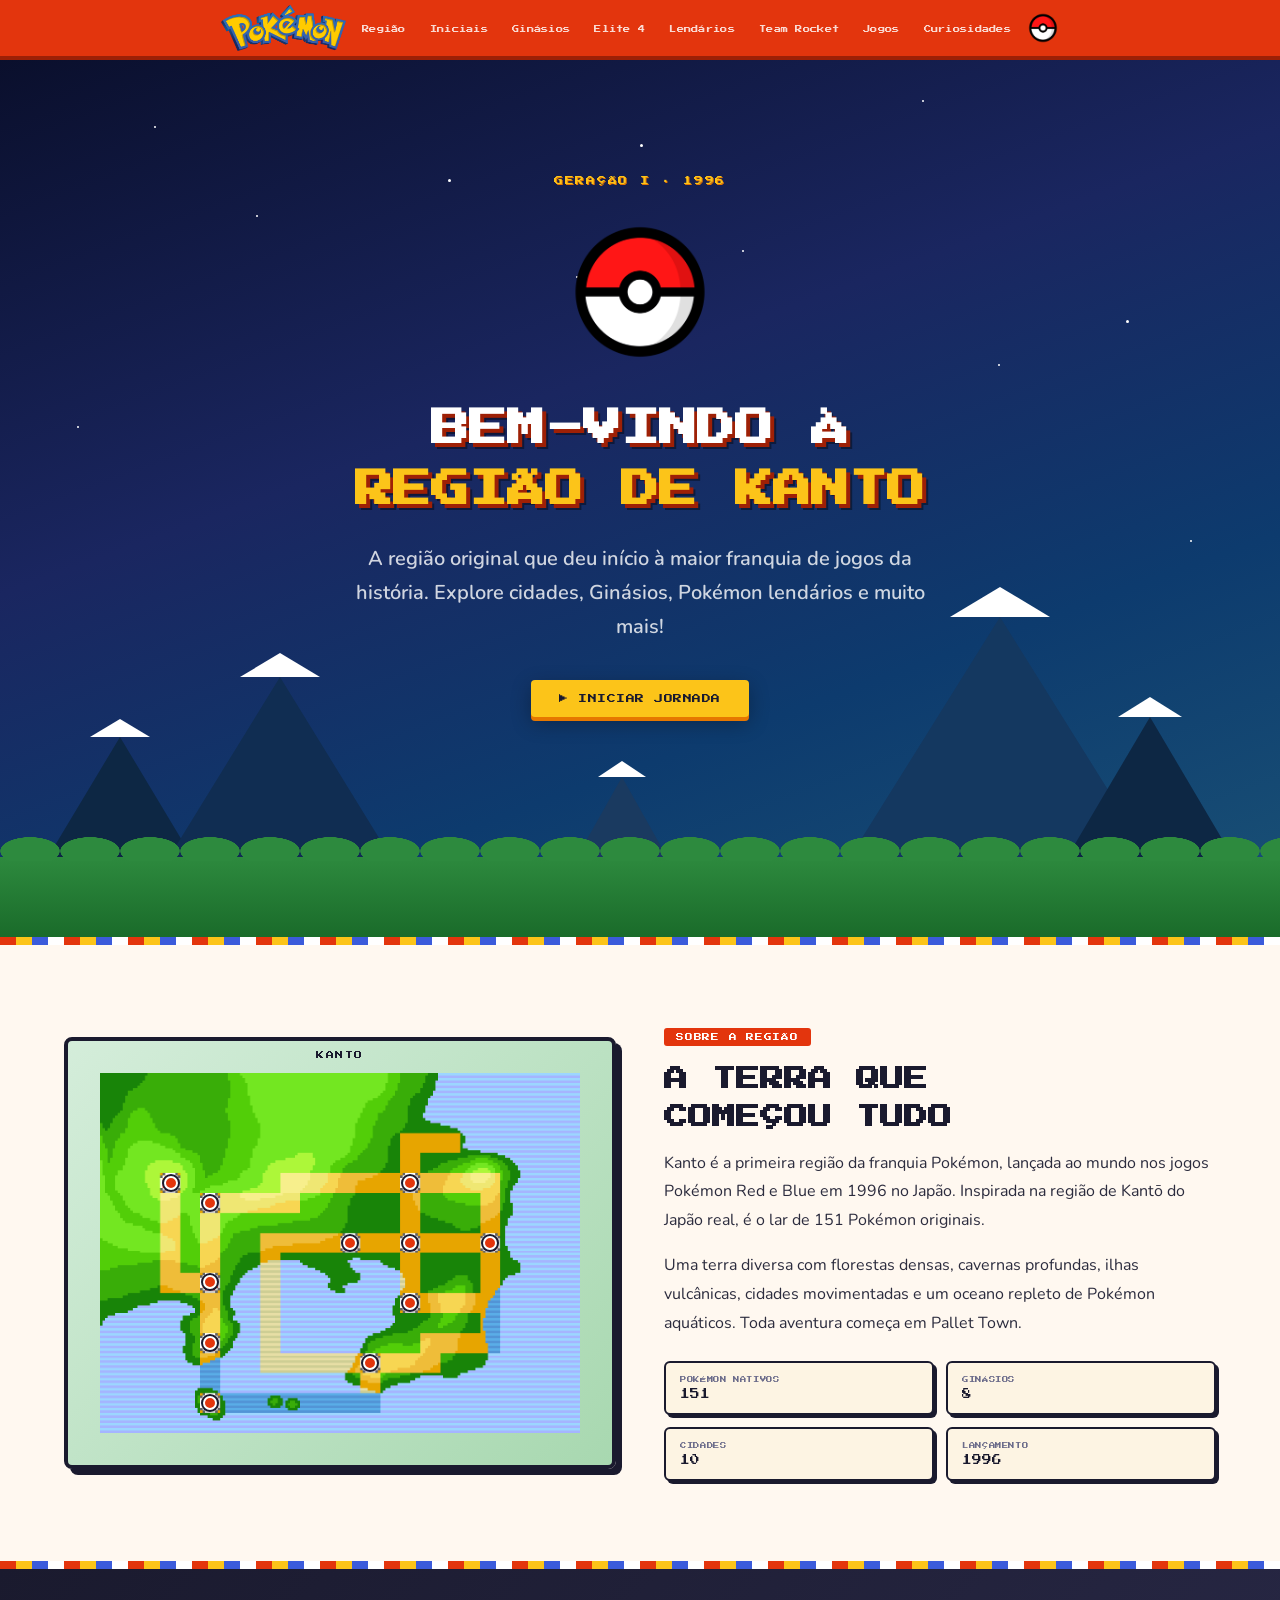
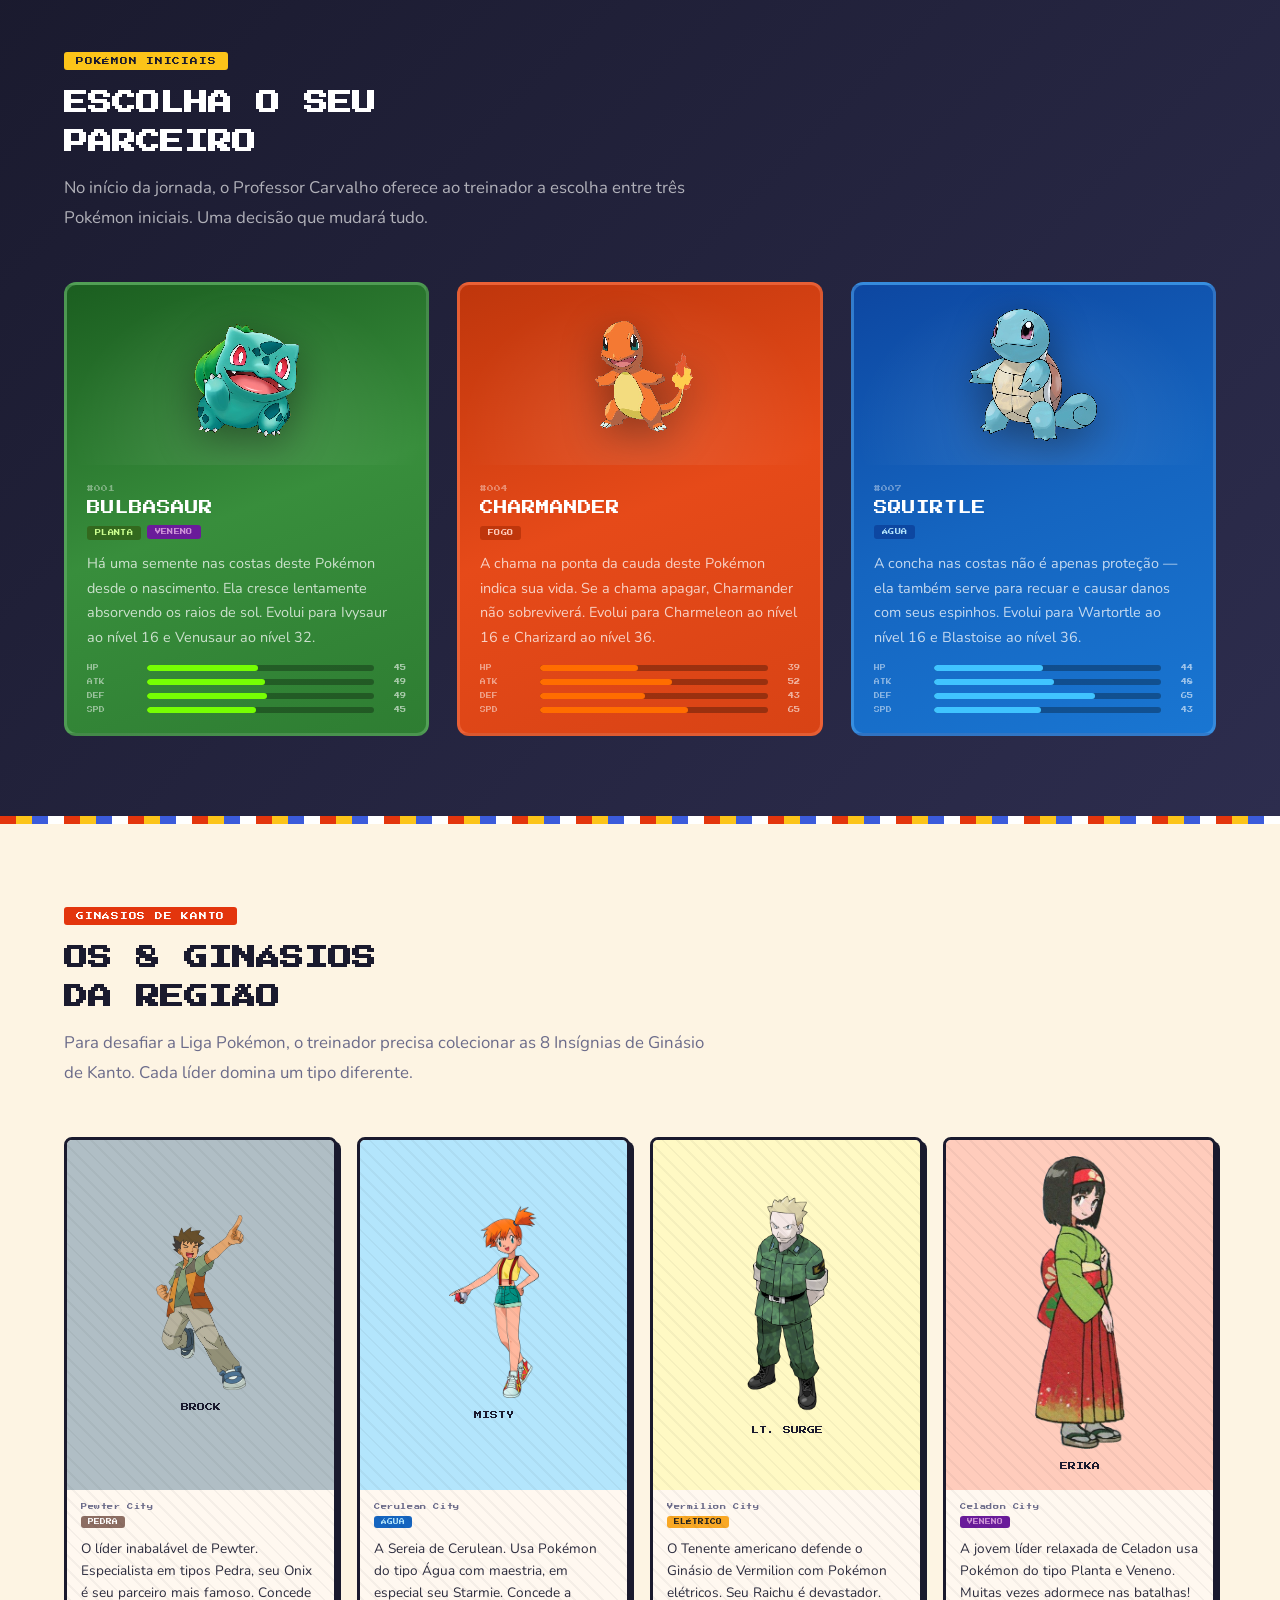
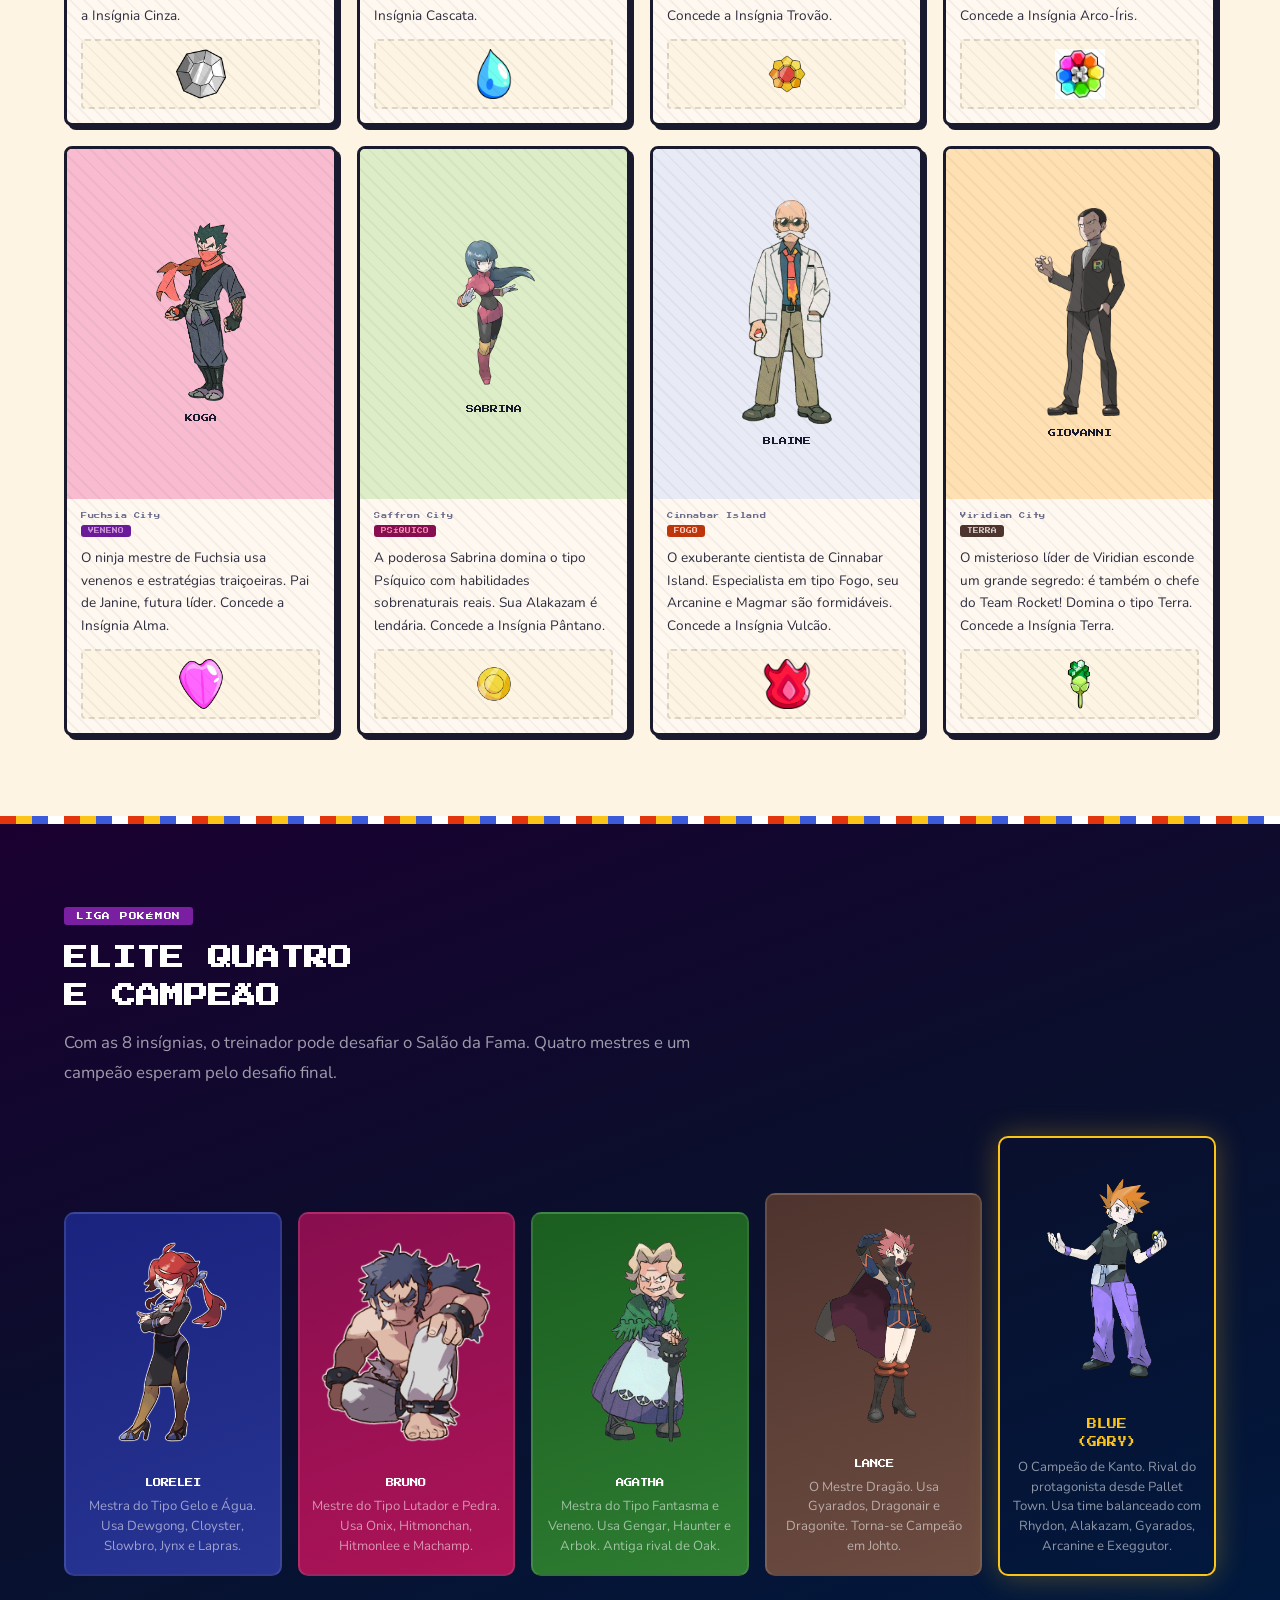
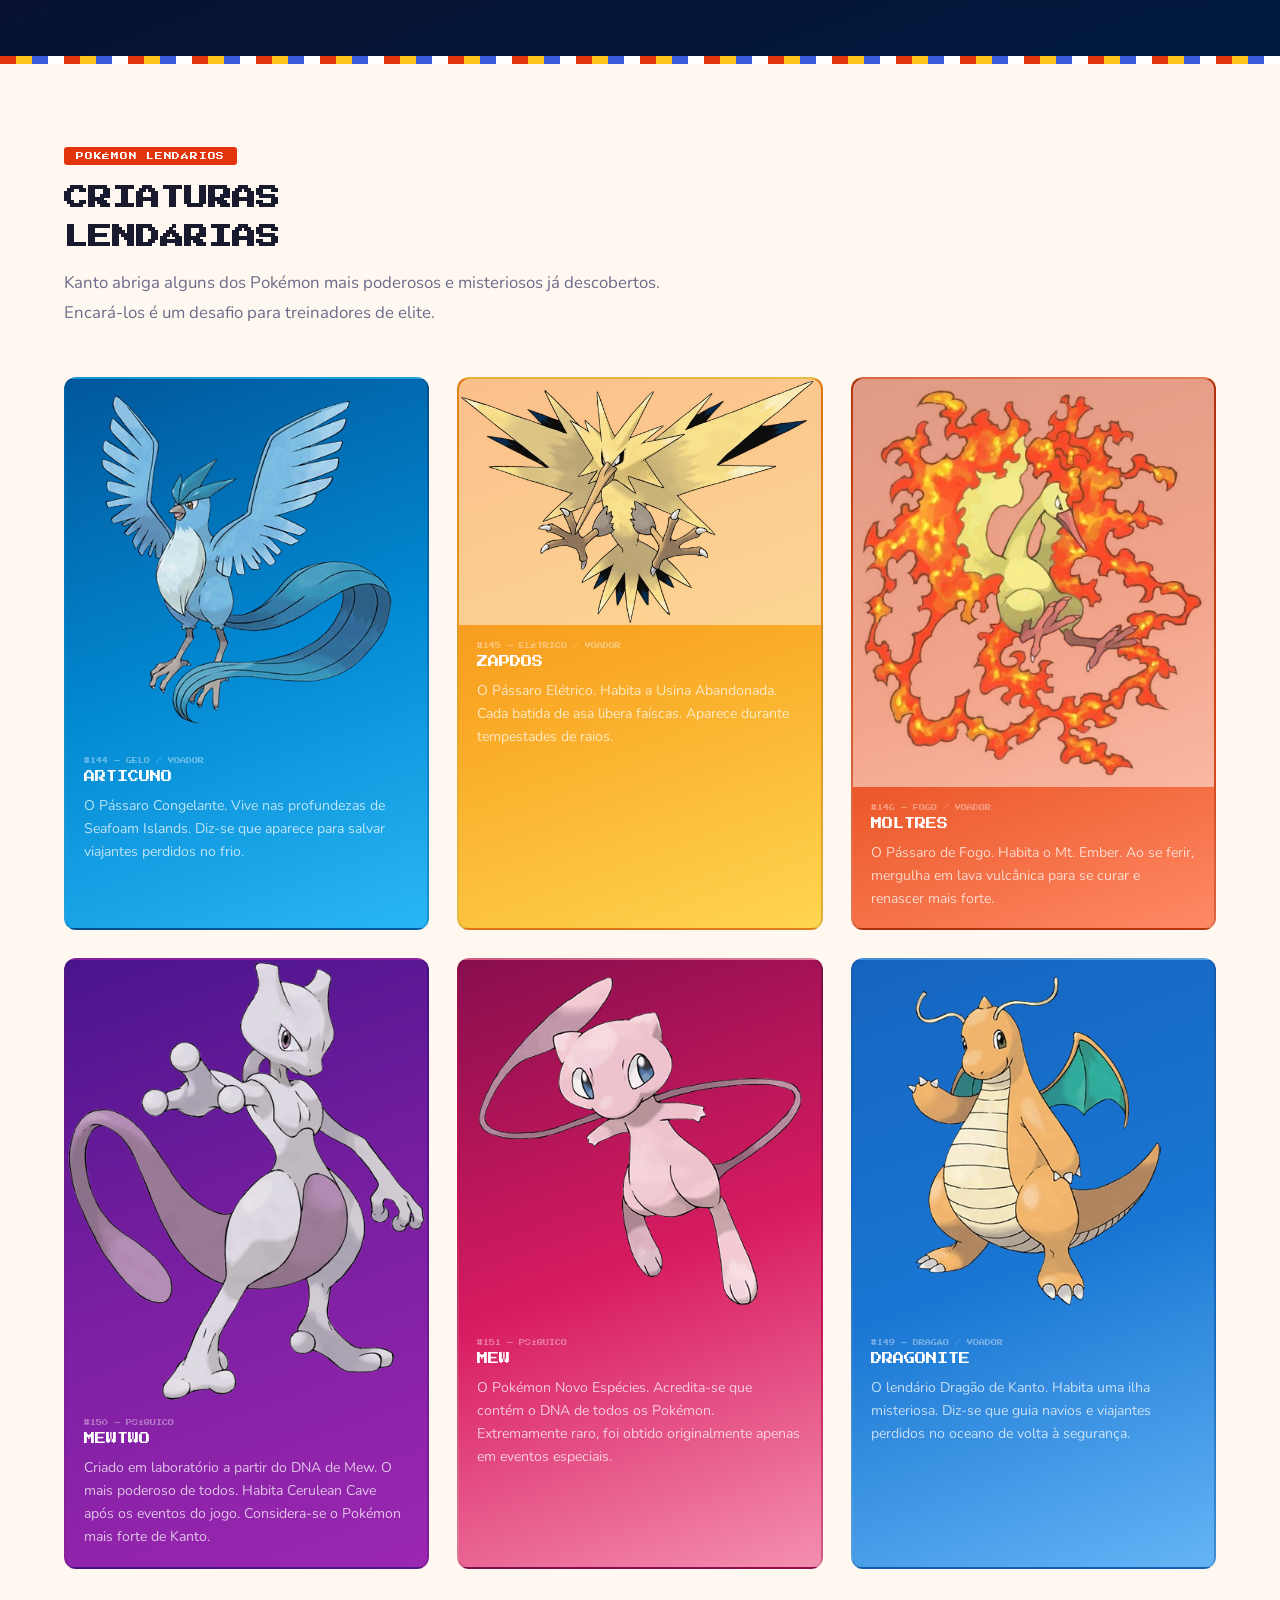
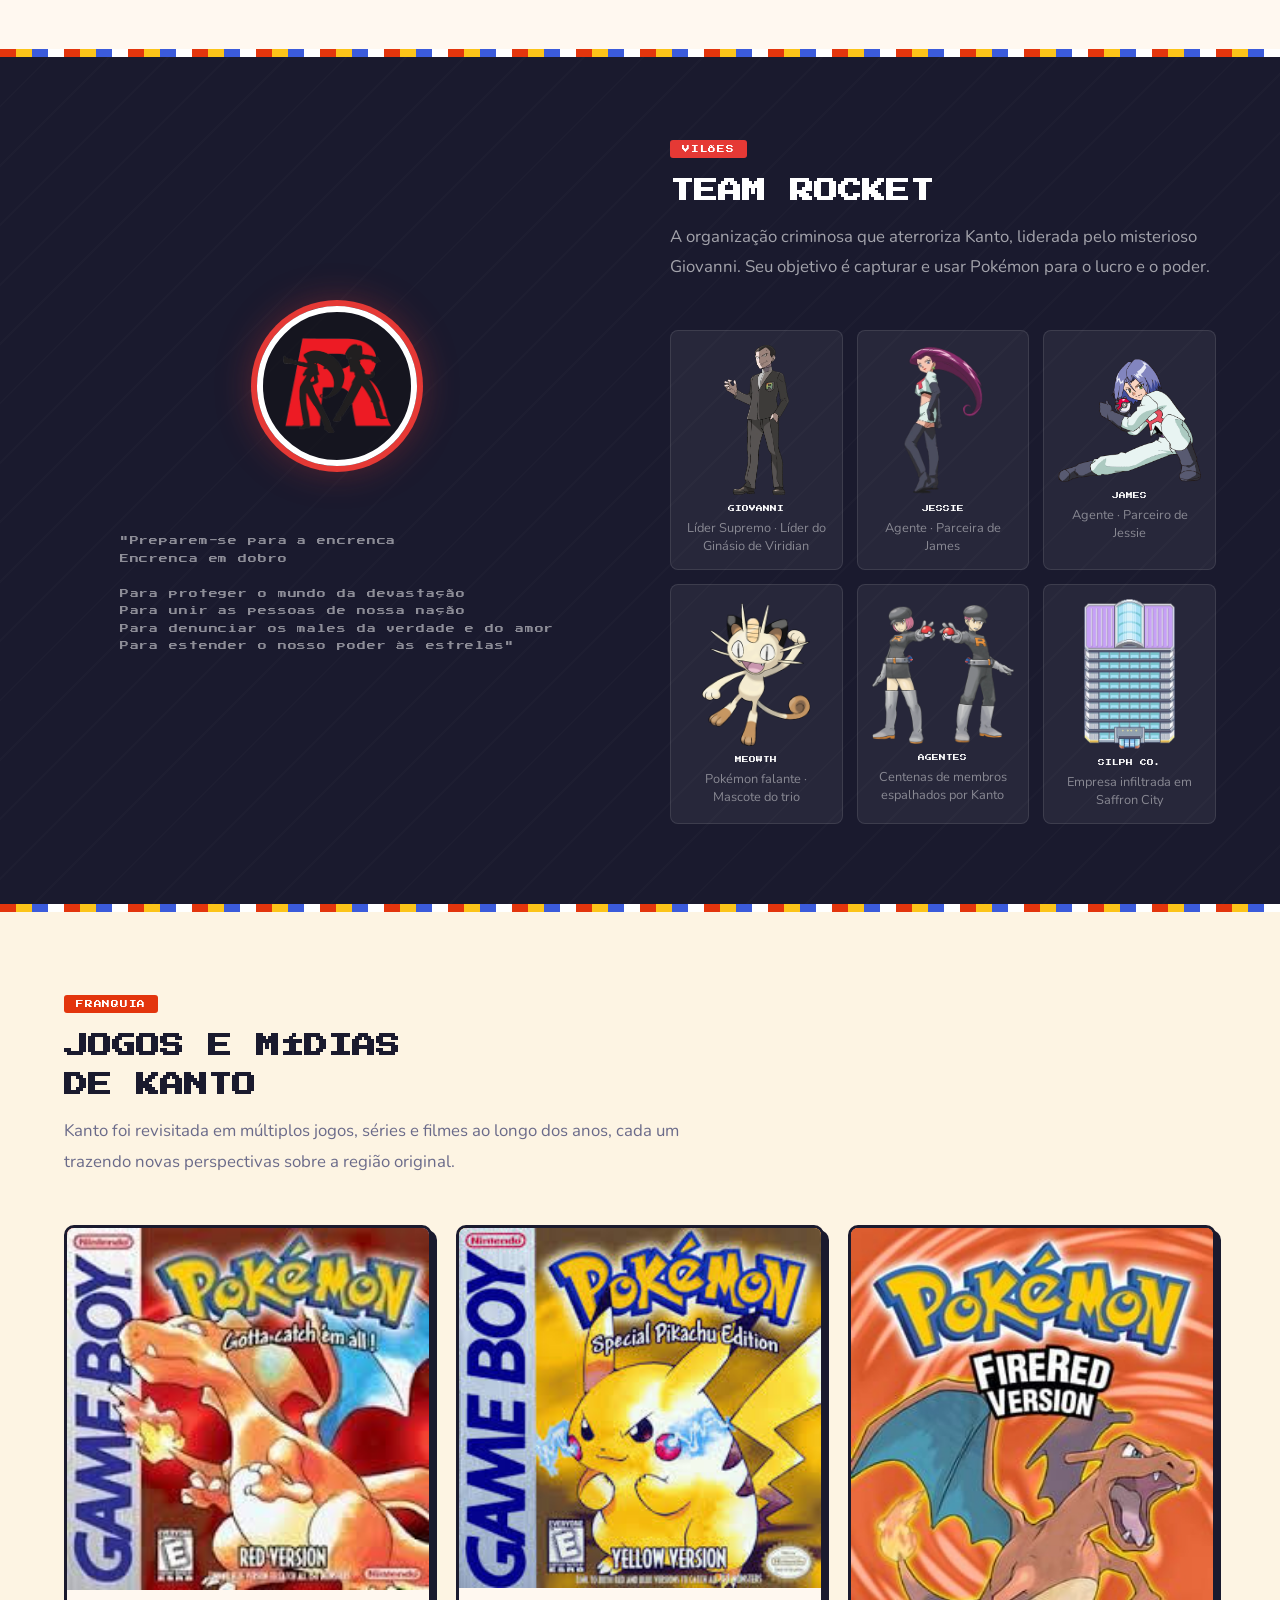
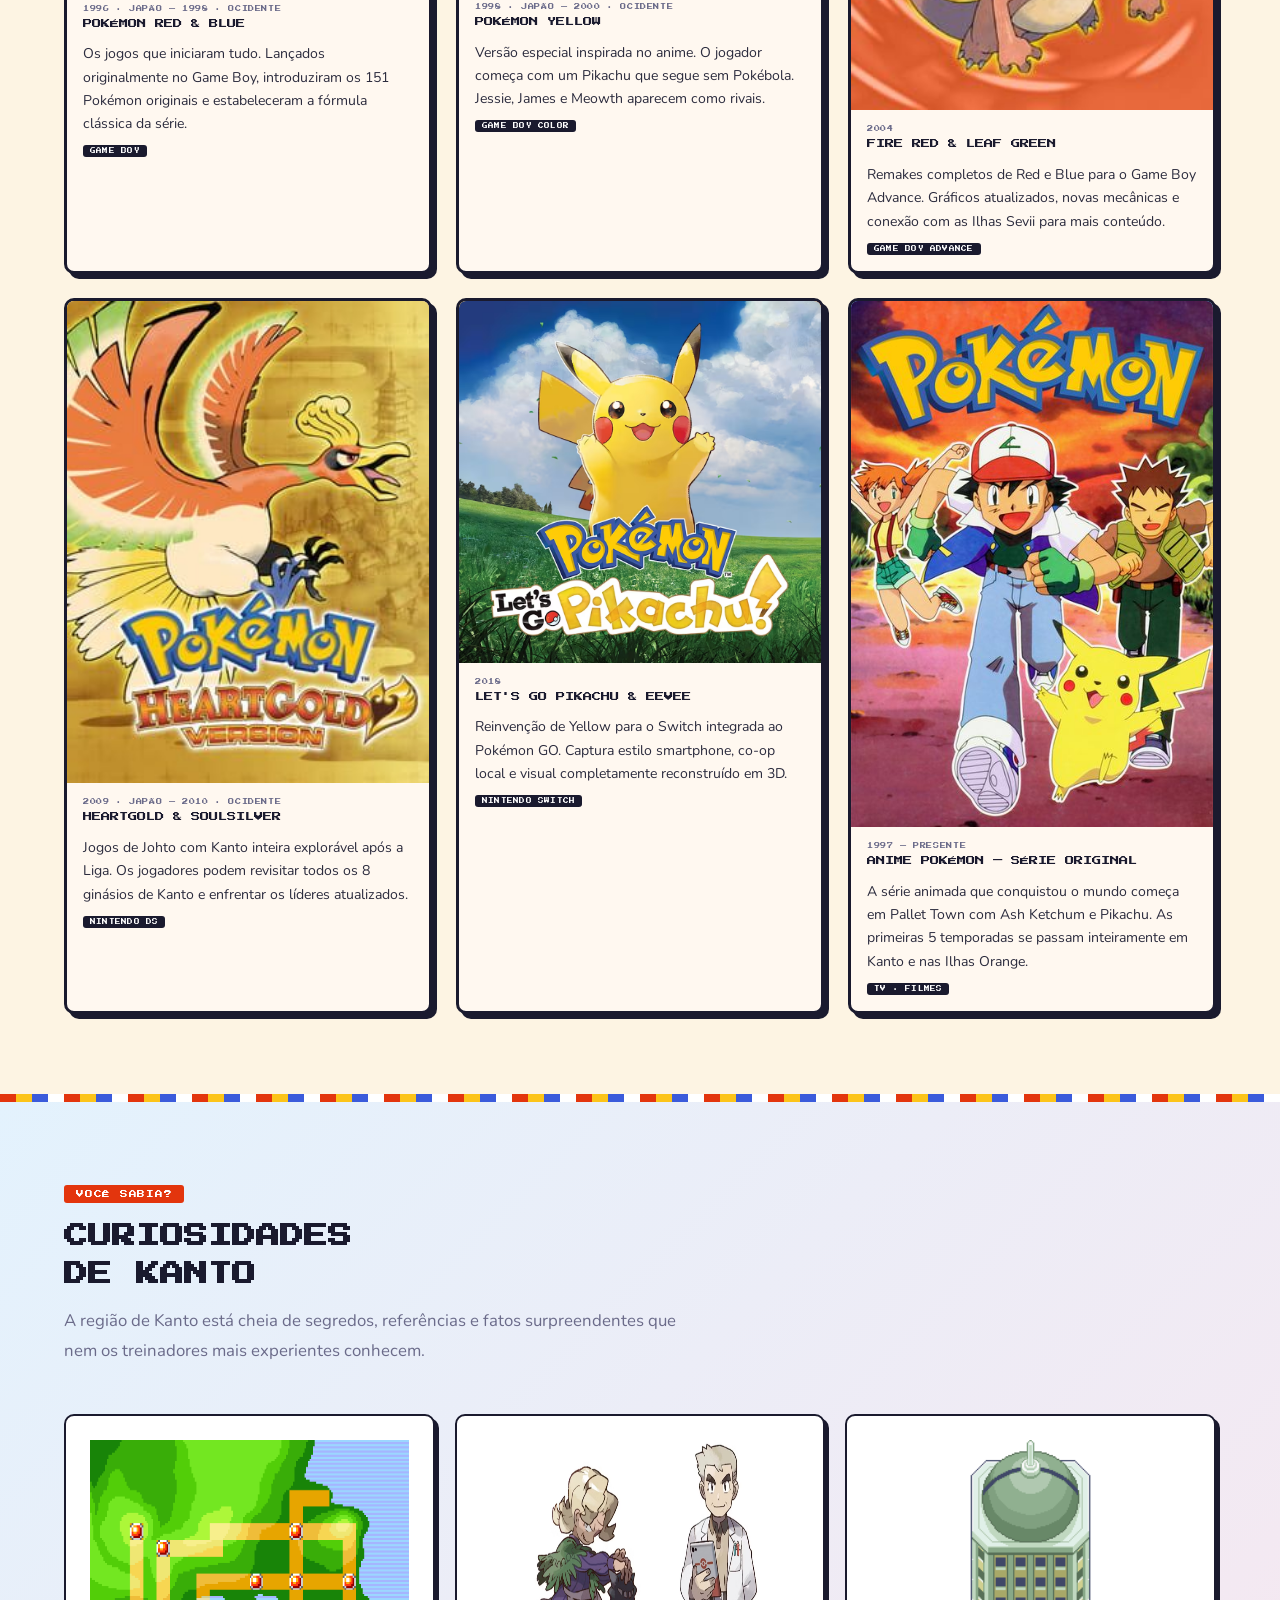
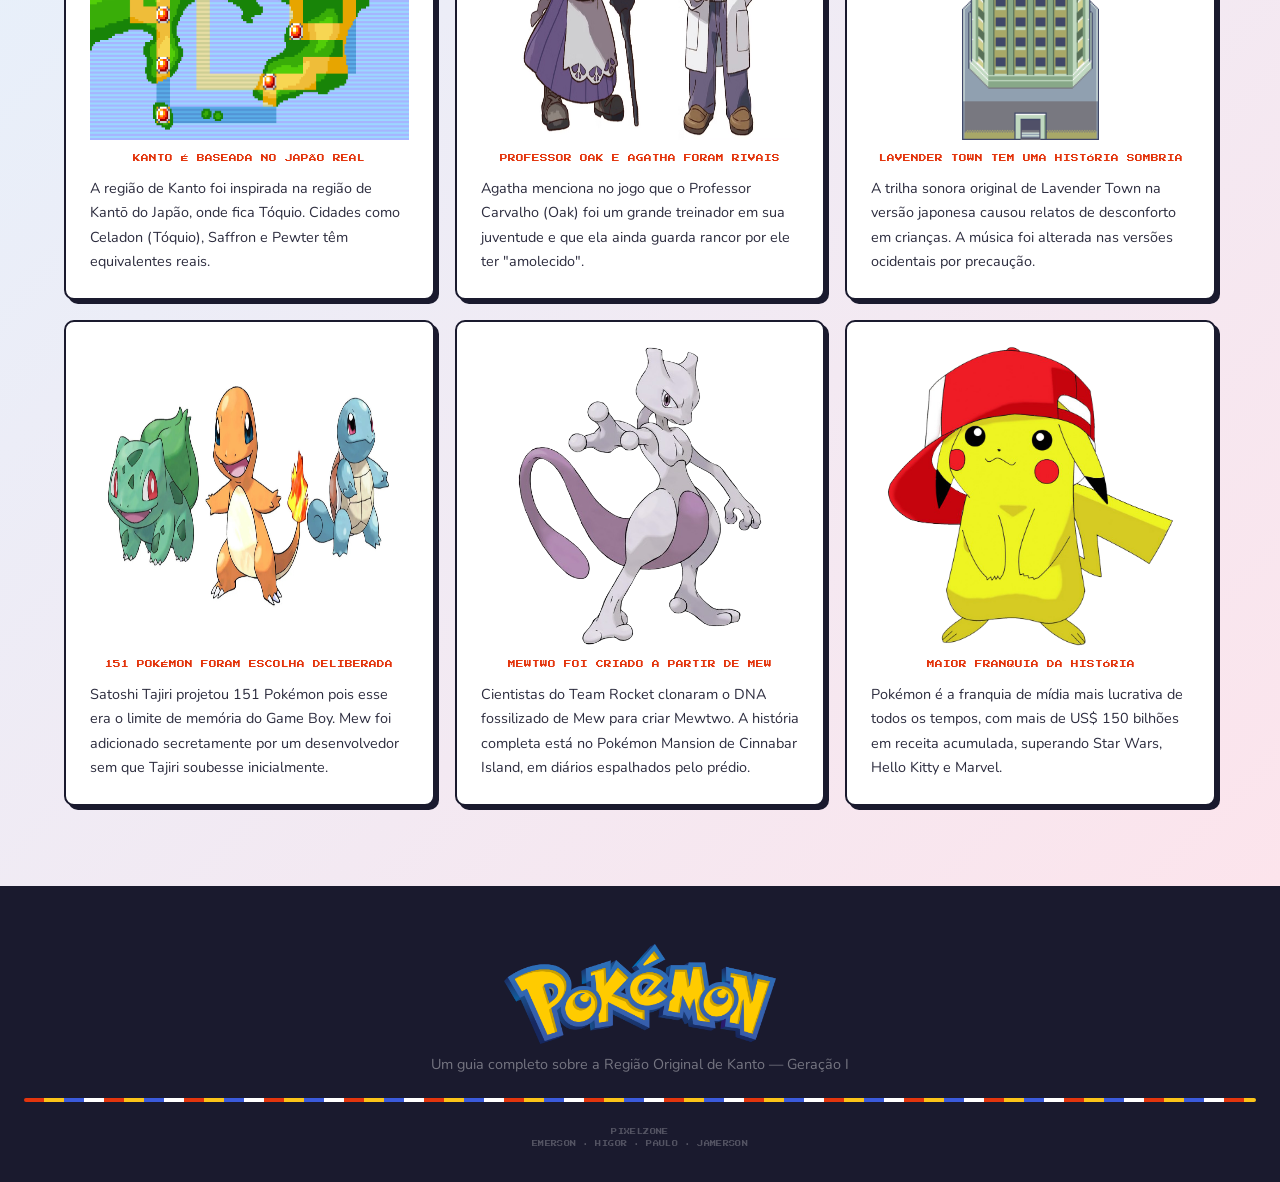
<file: index.html>
<!DOCTYPE html>
<html lang="pt-BR">
<head>
<meta charset="UTF-8">
<meta name="viewport" content="width=device-width, initial-scale=1.0">
<title>Pokepedia</title>
<link rel="preconnect" href="https://fonts.googleapis.com">
<link href="https://fonts.googleapis.com/css2?family=Press+Start+2P&family=Nunito:wght@400;600;700;800;900&display=swap" rel="stylesheet">
<link rel="stylesheet" href="style.css">
<link rel="shortcut icon" href="imagens-pokemon/favicon.ico" type="image/x-icon">

<!-- ============================
     NAVEGAÇÃO
============================ -->
<audio id="bgm" loop>
  <source src="audio/1-03. Title Screen.mp3" type="audio/mpeg">
</audio>
<nav>
  <div class="nav-inner">
    <a href="#hero"><img src="imagens-pokemon/International_Pokémon_logo.svg.png" alt=""></a>
    <ul class="nav-links">
      <li><a href="#sobre">Região</a></li>
      <li><a href="#starters">Iniciais</a></li>
      <li><a href="#ginasios">Ginásios</a></li>
      <li><a href="#elite4">Elite 4</a></li>
      <li><a href="#lendarios">Lendários</a></li>
      <li><a href="#team-rocket">Team Rocket</a></li>
      <li><a href="#jogos">Jogos</a></li>
      <li><a href="#curiosidades">Curiosidades</a></li>
    </ul>
    <div class="nav-item" data-name="Pokédex">
      <div class="nav-ball">
        <a href="https://pokemondb.net/pokedex/game/firered-leafgreen" target="_blank"><img src="imagens-pokemon/pokebola.png" alt=""></a>
      </div>
    </div>
  </div>
</nav>

<!-- ============================
     HERO
============================ -->
<section id="hero">
  <div class="stars">
    <div class="star"></div><div class="star"></div><div class="star"></div>
    <div class="star"></div><div class="star"></div><div class="star"></div>
    <div class="star"></div><div class="star"></div><div class="star"></div>
    <div class="star"></div><div class="star"></div><div class="star"></div>
  </div>
  <div class="mountains">
    <div class="mountain mt1"></div>
    <div class="mountain mt2"></div>
    <div class="mountain mt5"></div>
    <div class="mountain mt3"></div>
    <div class="mountain mt4"></div>
  </div>
  <div class="ground"></div>

  <div class="hero-content">
    <p class="hero-eyebrow">Geração I · 1996</p>
    <div class="hero-pokeball">
      <img src="imagens-pokemon/pokebola.png" alt="pokebola">
    </div>
    <h1 class="hero-title">BEM-VINDO À<br><span>REGIÃO DE KANTO</span></h1>
    <p class="hero-subtitle">A região original que deu início à maior franquia de jogos da história. Explore cidades, Ginásios, Pokémon lendários e muito mais!</p>
    <a href="#sobre" class="hero-cta" onclick="document.getElementById('bgm').play()">▶ INICIAR JORNADA</a>
  </div>
</section>

<div class="pixel-divider"></div>

<!-- ============================
     SOBRE KANTO
============================ -->
<section id="sobre">
  <div class="container">
    <div class="sobre-grid">

      <!-- Mapa -->
      <div class="mapa-kanto reveal reveal-1">
        <div class="map-placeholder">
          <img src="imagens-treinadores/mapa-ginasios.png" alt="">
          <div class="city-dot pallet"   data-city="Pallet Town"></div>
          <div class="city-dot viridian" data-city="Viridian City"></div>
          <div class="city-dot pewter"   data-city="Pewter City"></div>
          <div class="city-dot cerulean" data-city="Cerulean City"></div>
          <div class="city-dot vermilion"data-city="Vermilion City"></div>
          <div class="city-dot lavender" data-city="Lavender Town"></div>
          <div class="city-dot celadon"  data-city="Celadon City"></div>
          <div class="city-dot fuchsia"  data-city="Fuchsia City"></div>
          <div class="city-dot saffron"  data-city="Saffron City"></div>
          <div class="city-dot cinnabar" data-city="Cinnabar Island"></div>
          <div class=" city-dot planalto" data-city="Planalto Índigo"></div>
        </div>
      </div>

      <!-- Texto -->
      <div class="sobre-text">
        <span class="section-badge">Sobre a Região</span>
        <h2 class="section-title">A TERRA QUE<br>COMEÇOU TUDO</h2>
        <p>Kanto é a primeira região da franquia Pokémon, lançada ao mundo nos jogos Pokémon Red e Blue em 1996 no Japão. Inspirada na região de Kantō do Japão real, é o lar de 151 Pokémon originais.</p>
        <p>Uma terra diversa com florestas densas, cavernas profundas, ilhas vulcânicas, cidades movimentadas e um oceano repleto de Pokémon aquáticos. Toda aventura começa em Pallet Town.</p>

        <div class="info-boxes">
          <div class="info-box reveal reveal-2">
            <div class="label">Pokémon Nativos</div>
            <div class="value">151</div>
          </div>
          <div class="info-box reveal reveal-3">
            <div class="label">Ginásios</div>
            <div class="value">8</div>
          </div>
          <div class="info-box reveal reveal-4">
            <div class="label">Cidades</div>
            <div class="value">10</div>
          </div>
          <div class="info-box reveal reveal-5">
            <div class="label">Lançamento</div>
            <div class="value">1996</div>
          </div>
        </div>
      </div>
    </div>
  </div>
</section>

<div class="pixel-divider"></div>

<!-- ============================
     STARTERS
============================ -->
<section id="starters">
  <div class="container">
    <span class="section-badge">Pokémon Iniciais</span>
    <h2 class="section-title">ESCOLHA O SEU<br>PARCEIRO</h2>
    <p class="section-lead">No início da jornada, o Professor Carvalho oferece ao treinador a escolha entre três Pokémon iniciais. Uma decisão que mudará tudo.</p>

    <div class="starters-grid">

      <!-- Bulbasaur -->
      <div class="starter-card bulbasaur reveal reveal-1">
        <div class="starter-art">
          <img src="imagens-pokemon/bulbasaur.png" alt="bulbasaur">
        </div>
        <div class="starter-body">
          <div class="starter-number">#001</div>
          <div class="starter-name">BULBASAUR</div>
          <div class="type-badges">
            <span class="type-badge type-planta">PLANTA</span>
            <span class="type-badge type-veneno">VENENO</span>
          </div>
          <p class="starter-desc">Há uma semente nas costas deste Pokémon desde o nascimento. Ela cresce lentamente absorvendo os raios de sol. Evolui para Ivysaur ao nível 16 e Venusaur ao nível 32.</p>
          <div class="starter-stats">
            <div class="stat-row">
              <span class="stat-name">HP</span>
              <div class="stat-bar-bg"><div class="stat-bar" style="width:49%"></div></div>
              <span class="stat-val">45</span>
            </div>
            <div class="stat-row">
              <span class="stat-name">ATK</span>
              <div class="stat-bar-bg"><div class="stat-bar" style="width:52%"></div></div>
              <span class="stat-val">49</span>
            </div>
            <div class="stat-row">
              <span class="stat-name">DEF</span>
              <div class="stat-bar-bg"><div class="stat-bar" style="width:53%"></div></div>
              <span class="stat-val">49</span>
            </div>
            <div class="stat-row">
              <span class="stat-name">SPD</span>
              <div class="stat-bar-bg"><div class="stat-bar" style="width:48%"></div></div>
              <span class="stat-val">45</span>
            </div>
          </div>
        </div>
      </div>

      <!-- Charmander -->
      <div class="starter-card charmander reveal reveal-2">
        <div class="starter-art">
          <img src="imagens-pokemon/charmander.png" alt="">
        </div>
        <div class="starter-body">
          <div class="starter-number">#004</div>
          <div class="starter-name">CHARMANDER</div>
          <div class="type-badges">
            <span class="type-badge type-fogo">FOGO</span>
          </div>
          <p class="starter-desc">A chama na ponta da cauda deste Pokémon indica sua vida. Se a chama apagar, Charmander não sobreviverá. Evolui para Charmeleon ao nível 16 e Charizard ao nível 36.</p>
          <div class="starter-stats">
            <div class="stat-row">
              <span class="stat-name">HP</span>
              <div class="stat-bar-bg"><div class="stat-bar" style="width:43%"></div></div>
              <span class="stat-val">39</span>
            </div>
            <div class="stat-row">
              <span class="stat-name">ATK</span>
              <div class="stat-bar-bg"><div class="stat-bar" style="width:58%"></div></div>
              <span class="stat-val">52</span>
            </div>
            <div class="stat-row">
              <span class="stat-name">DEF</span>
              <div class="stat-bar-bg"><div class="stat-bar" style="width:46%"></div></div>
              <span class="stat-val">43</span>
            </div>
            <div class="stat-row">
              <span class="stat-name">SPD</span>
              <div class="stat-bar-bg"><div class="stat-bar" style="width:65%"></div></div>
              <span class="stat-val">65</span>
            </div>
          </div>
        </div>
      </div>

      <!-- Squirtle -->
      <div class="starter-card squirtle reveal reveal-3">
        <div class="starter-art">
          <img src="imagens-pokemon/squirtle.png" alt="Squirtle">
        </div>
        <div class="starter-body">
          <div class="starter-number">#007</div>
          <div class="starter-name">SQUIRTLE</div>
          <div class="type-badges">
            <span class="type-badge type-agua">ÁGUA</span>
          </div>
          <p class="starter-desc">A concha nas costas não é apenas proteção — ela também serve para recuar e causar danos com seus espinhos. Evolui para Wartortle ao nível 16 e Blastoise ao nível 36.</p>
          <div class="starter-stats">
            <div class="stat-row">
              <span class="stat-name">HP</span>
              <div class="stat-bar-bg"><div class="stat-bar" style="width:48%"></div></div>
              <span class="stat-val">44</span>
            </div>
            <div class="stat-row">
              <span class="stat-name">ATK</span>
              <div class="stat-bar-bg"><div class="stat-bar" style="width:53%"></div></div>
              <span class="stat-val">48</span>
            </div>
            <div class="stat-row">
              <span class="stat-name">DEF</span>
              <div class="stat-bar-bg"><div class="stat-bar" style="width:71%"></div></div>
              <span class="stat-val">65</span>
            </div>
            <div class="stat-row">
              <span class="stat-name">SPD</span>
              <div class="stat-bar-bg"><div class="stat-bar" style="width:47%"></div></div>
              <span class="stat-val">43</span>
            </div>
          </div>
        </div>
      </div>

    </div>
  </div>
</section>

<div class="pixel-divider"></div>

<!-- ============================
     GINÁSIOS
============================ -->
<section id="ginasios">
  <div class="container">
    <span class="section-badge">Ginásios de Kanto</span>
    <h2 class="section-title">OS 8 GINÁSIOS<br>DA REGIÃO</h2>
    <p class="section-lead">Para desafiar a Liga Pokémon, o treinador precisa colecionar as 8 Insígnias de Ginásio de Kanto. Cada líder domina um tipo diferente.</p>

    <div class="gym-grid">

      <div class="gym-card reveal reveal-1">
        <div class="gym-header gym-g1">
          <img src="imagens-treinadores/brock.png" alt="brock">
          <div class="gym-leader">BROCK</div>
        </div>
        <div class="gym-body">
          <div class="gym-city">Pewter City</div>
          <div class="gym-type-row"><span class="gym-type gt-pedra">PEDRA</span></div>
          <p class="gym-desc">O líder inabalável de Pewter. Especialista em tipos Pedra, seu Onix é seu parceiro mais famoso. Concede a Insígnia Cinza.</p>
          <div class="gym-badge-img">
            <img src="imagens-treinadores/pedra.png" alt="insignia de pedra">
          </div>
        </div>
      </div>

      <div class="gym-card reveal reveal-2">
        <div class="gym-header gym-g2">
          <img src="imagens-treinadores/misty.png" alt="misty">
          <div class="gym-leader">MISTY</div>
        </div>
        <div class="gym-body">
          <div class="gym-city">Cerulean City</div>
          <div class="gym-type-row"><span class="gym-type gt-agua">ÁGUA</span></div>
          <p class="gym-desc">A Sereia de Cerulean. Usa Pokémon do tipo Água com maestria, em especial seu Starmie. Concede a Insígnia Cascata.</p>
          <div class="gym-badge-img">
            <img src="imagens-treinadores/agua.png" alt="insignia de agua">
          </div>
        </div>
      </div>

      <div class="gym-card reveal reveal-3">
        <div class="gym-header gym-g3">
          <img src="imagens-treinadores/lt.surge.webp" alt="Lt.Surge">
          <div class="gym-leader">LT. SURGE</div>
        </div>
        <div class="gym-body">
          <div class="gym-city">Vermilion City</div>
          <div class="gym-type-row"><span class="gym-type gt-eletrico">ELÉTRICO</span></div>
          <p class="gym-desc">O Tenente americano defende o Ginásio de Vermilion com Pokémon elétricos. Seu Raichu é devastador. Concede a Insígnia Trovão.</p>
          <div class="gym-badge-img">
            <img src="imagens-treinadores/trovao.png" alt="insignia do trovao">
          </div>
        </div>
      </div>

      <div class="gym-card reveal reveal-4">
        <div class="gym-header gym-g4">
          <img src="imagens-treinadores/erika.webp" alt="erika">
          <div class="gym-leader">ERIKA</div>
        </div>
        <div class="gym-body">
          <div class="gym-city">Celadon City</div>
          <div class="gym-type-row"><span class="gym-type gt-veneno">VENENO</span></div>
          <p class="gym-desc">A jovem líder relaxada de Celadon usa Pokémon do tipo Planta e Veneno. Muitas vezes adormece nas batalhas! Concede a Insígnia Arco-Íris.</p>
          <div class="gym-badge-img">
            <img src="imagens-treinadores/arco-iris.png" alt="insignia do arco-iris">
          </div>
        </div>
      </div>

      <div class="gym-card reveal reveal-1">
        <div class="gym-header gym-g5">
          <img src="imagens-treinadores/koga.webp" alt="koga">
          <div class="gym-leader">KOGA</div>
        </div>
        <div class="gym-body">
          <div class="gym-city">Fuchsia City</div>
          <div class="gym-type-row"><span class="gym-type gt-veneno">VENENO</span></div>
          <p class="gym-desc">O ninja mestre de Fuchsia usa venenos e estratégias traiçoeiras. Pai de Janine, futura líder. Concede a Insígnia Alma.</p>
          <div class="gym-badge-img">
            <img src="imagens-treinadores/alma.png" alt="insignia da alma">
          </div>
        </div>
      </div>

      <div class="gym-card reveal reveal-2">
        <div class="gym-header gym-g6">
          <img src="imagens-treinadores/sabrina.webp" alt="sabrina">
          <div class="gym-leader">SABRINA</div>
        </div>
        <div class="gym-body">
          <div class="gym-city">Saffron City</div>
          <div class="gym-type-row"><span class="gym-type gt-psiquico">PSÍQUICO</span></div>
          <p class="gym-desc">A poderosa Sabrina domina o tipo Psíquico com habilidades sobrenaturais reais. Sua Alakazam é lendária. Concede a Insígnia Pântano.</p>
          <div class="gym-badge-img">
            <img src="imagens-treinadores/pantano.png" alt="insignia do pantano">
          </div>
        </div>
      </div>

      <div class="gym-card reveal reveal-3">
        <div class="gym-header gym-g7">
          <img src="imagens-treinadores/blaine.webp" alt="blaine">
          <div class="gym-leader">BLAINE</div>
        </div>
        <div class="gym-body">
          <div class="gym-city">Cinnabar Island</div>
          <div class="gym-type-row"><span class="gym-type gt-fogo">FOGO</span></div>
          <p class="gym-desc">O exuberante cientista de Cinnabar Island. Especialista em tipo Fogo, seu Arcanine e Magmar são formidáveis. Concede a Insígnia Vulcão.</p>
          <div class="gym-badge-img">
            <img src="imagens-treinadores/vulcao.png" alt="insignia do vulcao">
          </div>
        </div>
      </div>

      <div class="gym-card reveal reveal-4">
        <div class="gym-header gym-g8">
          <img src="imagens-treinadores/giovanni.webp" alt="giovanni">
          <div class="gym-leader">GIOVANNI</div>
        </div>
        <div class="gym-body">
          <div class="gym-city">Viridian City</div>
          <div class="gym-type-row"><span class="gym-type gt-terra">TERRA</span></div>
          <p class="gym-desc">O misterioso líder de Viridian esconde um grande segredo: é também o chefe do Team Rocket! Domina o tipo Terra. Concede a Insígnia Terra.</p>
          <div class="gym-badge-img">
            <img src="imagens-treinadores/terra.png" alt="insignia da terra">
          </div>
        </div>
      </div>

    </div>
  </div>
</section>

<div class="pixel-divider"></div>

<!-- ============================
     ELITE 4 + CAMPEÃO
============================ -->
<section id="elite4">
  <div class="container">
    <span class="section-badge">Liga Pokémon</span>
    <h2 class="section-title">ELITE QUATRO<br>E CAMPEÃO</h2>
    <p class="section-lead">Com as 8 insígnias, o treinador pode desafiar o Salão da Fama. Quatro mestres e um campeão esperam pelo desafio final.</p>

    <div class="elite-grid">

      <div class="elite-card elite-e1 reveal reveal-1">
        <div class="elite-portrait">
          <img src="imagens-treinadores/lorelei1.png" alt="lorelei">
        </div>
        <div class="elite-body">
          <div class="elite-name">LORELEI</div>
          <p class="elite-spec">Mestra do Tipo Gelo e Água. Usa Dewgong, Cloyster, Slowbro, Jynx e Lapras.</p>
        </div>
      </div>

      <div class="elite-card elite-e2 reveal reveal-2">
        <div class="elite-portrait">
          <img src="imagens-treinadores/bruno.png" alt="bruno">
        </div>
        <div class="elite-body">
          <div class="elite-name">BRUNO</div>
          <p class="elite-spec">Mestre do Tipo Lutador e Pedra. Usa Onix, Hitmonchan, Hitmonlee e Machamp.</p>
        </div>
      </div>

      <div class="elite-card elite-e3 reveal reveal-3">
        <div class="elite-portrait">
          <img src="imagens-treinadores/agatha.webp" alt="agatha">
        </div>
        <div class="elite-body">
          <div class="elite-name">AGATHA</div>
          <p class="elite-spec">Mestra do Tipo Fantasma e Veneno. Usa Gengar, Haunter e Arbok. Antiga rival de Oak.</p>
        </div>
      </div>

      <div class="elite-card elite-e4 reveal reveal-4">
        <div class="elite-portrait">
          <img src="imagens-treinadores/lance.png" alt="lance">
        </div>
        <div class="elite-body">
          <div class="elite-name">LANCE</div>
          <p class="elite-spec">O Mestre Dragão. Usa Gyarados, Dragonair e Dragonite. Torna-se Campeão em Johto.</p>
        </div>
      </div>

      <div class="elite-card champion reveal reveal-5">
        <div class="elite-portrait">
          <img src="imagens-treinadores/blue.webp" alt="blue">
        </div>
        <div class="elite-body">
          <div class="elite-name">BLUE<br>(GARY)</div>
          <p class="elite-spec">O Campeão de Kanto. Rival do protagonista desde Pallet Town. Usa time balanceado com Rhydon, Alakazam, Gyarados, Arcanine e Exeggutor.</p>
        </div>
      </div>

    </div>
  </div>
</section>

<div class="pixel-divider"></div>

<!-- ============================
     LENDÁRIOS
============================ -->
<section id="lendarios">
  <div class="container">
    <span class="section-badge">Pokémon Lendários</span>
    <h2 class="section-title">CRIATURAS<br>LENDÁRIAS</h2>
    <p class="section-lead">Kanto abriga alguns dos Pokémon mais poderosos e misteriosos já descobertos. Encará-los é um desafio para treinadores de elite.</p>

    <div class="lend-grid">

      <div class="lend-card lend-articuno reveal reveal-1">
        <img src="imagens-pokemon/articuno.png" alt="Articuno">
        <div class="lend-body">
          <div class="lend-number">#144 — GELO / VOADOR</div>
          <div class="lend-name">ARTICUNO</div>
          <p class="lend-desc">O Pássaro Congelante. Vive nas profundezas de Seafoam Islands. Diz-se que aparece para salvar viajantes perdidos no frio.</p>
        </div>
      </div>

      <div class="lend-card lend-zapdos reveal reveal-2">
        <img src="imagens-pokemon/zaptos.png" alt="Zaptos">
        <div class="lend-body">
          <div class="lend-number">#145 — ELÉTRICO / VOADOR</div>
          <div class="lend-name">ZAPDOS</div>
          <p class="lend-desc">O Pássaro Elétrico. Habita a Usina Abandonada. Cada batida de asa libera faíscas. Aparece durante tempestades de raios.</p>
        </div>
      </div>

      <div class="lend-card lend-moltres reveal reveal-3">
        <img src="imagens-pokemon/moltres.png" alt="Moltres">
        <div class="lend-body">
          <div class="lend-number">#146 — FOGO / VOADOR</div>
          <div class="lend-name">MOLTRES</div>
          <p class="lend-desc">O Pássaro de Fogo. Habita o Mt. Ember. Ao se ferir, mergulha em lava vulcânica para se curar e renascer mais forte.</p>
        </div>
      </div>

      <div class="lend-card lend-mewtwo reveal reveal-4">
        <img src="imagens-pokemon/mewtwo.png" alt="Mewtwo">
        <div class="lend-body">
          <div class="lend-number">#150 — PSÍQUICO</div>
          <div class="lend-name">MEWTWO</div>
          <p class="lend-desc">Criado em laboratório a partir do DNA de Mew. O mais poderoso de todos. Habita Cerulean Cave após os eventos do jogo. Considera-se o Pokémon mais forte de Kanto.</p>
        </div>
      </div>

      <div class="lend-card lend-mew reveal reveal-5">
        <img src="imagens-pokemon/mew.png" alt="Mew">
        <div class="lend-body">
          <div class="lend-number">#151 — PSÍQUICO</div>
          <div class="lend-name">MEW</div>
          <p class="lend-desc">O Pokémon Novo Espécies. Acredita-se que contém o DNA de todos os Pokémon. Extremamente raro, foi obtido originalmente apenas em eventos especiais.</p>
        </div>
      </div>

      <div class="lend-card lend-dragonite reveal reveal-6">
        <img src="imagens-pokemon/dragonite.png" alt="Dragonite">
        <div class="lend-body">
          <div class="lend-number">#149 — DRAGÃO / VOADOR</div>
          <div class="lend-name">DRAGONITE</div>
          <p class="lend-desc">O lendário Dragão de Kanto. Habita uma ilha misteriosa. Diz-se que guia navios e viajantes perdidos no oceano de volta à segurança.</p>
        </div>
      </div>

    </div>
  </div>
</section>

<div class="pixel-divider"></div>

<!-- ============================
     TEAM ROCKET
============================ -->
<section id="team-rocket">
  <div class="container">
    <div class="rocket-layout">

      <div class="rocket-visual">
        <div class="rocket-logo">
          <img src="imagens-treinadores/equipe-rocket.png" alt="equipe rocket">
        </div>
        <p class="rocket-motto">
          "Preparem-se para a encrenca <br>
          Encrenca em dobro <br>
          <br>
          Para proteger o mundo da devastação <br>
          Para unir as pessoas de nossa nação <br>
          Para denunciar os males da verdade e do amor <br>
          Para estender o nosso poder às estrelas"
        </p>
      </div>

      <div class="rocket-text">
        <span class="section-badge">Vilões</span>
        <h2 class="section-title">TEAM ROCKET</h2>
        <p class="section-lead">A organização criminosa que aterroriza Kanto, liderada pelo misterioso Giovanni. Seu objetivo é capturar e usar Pokémon para o lucro e o poder.</p>

        <div class="rocket-members">
          <div class="member-card reveal reveal-1">
            <span class="member-emoji">
              <img src="imagens-treinadores/giovanni.webp" alt="giovanni">
            </span>
            <div class="member-name">GIOVANNI</div>
            <div class="member-role">Líder Supremo · Líder do Ginásio de Viridian</div>
          </div>
          <div class="member-card reveal reveal-2">
            <span class="member-emoji">
              <img src="imagens-treinadores/jessie.webp" alt="jessie">
            </span>
            <div class="member-name">JESSIE</div>
            <div class="member-role">Agente · Parceira de James</div>
          </div>
          <div class="member-card reveal reveal-3">
            <span class="member-emoji">
              <img src="imagens-treinadores/james.png" alt="James">
            </span>
            <div class="member-name">JAMES</div>
            <div class="member-role">Agente · Parceiro de Jessie</div>
          </div>
          <div class="member-card reveal reveal-4">
            <span class="member-emoji">
              <img src="imagens-pokemon/Meowth.png" alt="Meowth">
            </span>
            <div class="member-name">MEOWTH</div>
            <div class="member-role">Pokémon falante · Mascote do trio</div>
          </div>
          <div class="member-card reveal reveal-5">
            <span class="member-emoji">
              <img src="imagens-treinadores/agentes.webp" alt="agentes">
            </span>
            <div class="member-name">AGENTES</div>
            <div class="member-role">Centenas de membros espalhados por Kanto</div>
          </div>
          <div class="member-card reveal reveal-6">
            <span class="member-emoji">
              <img src="imagens-treinadores/Silph_Co_FRLG.webp" alt="silph">
            </span>
            <div class="member-name">SILPH CO.</div>
            <div class="member-role">Empresa infiltrada em Saffron City</div>
          </div>
        </div>
      </div>

    </div>
  </div>
</section>

<div class="pixel-divider"></div>

<!-- ============================
     JOGOS & MÍDIAS
============================ -->
<section id="jogos">
  <div class="container">
    <span class="section-badge">Franquia</span>
    <h2 class="section-title">JOGOS E MÍDIAS<br>DE KANTO</h2>
    <p class="section-lead">Kanto foi revisitada em múltiplos jogos, séries e filmes ao longo dos anos, cada um trazendo novas perspectivas sobre a região original.</p>

    <div class="jogos-grid">

      <div class="jogo-card reveal reveal-1">
        <div class="jogo-cover jg-rb">
          <span class="poke-emoji">
            <img src="imagens-pokemon/red.jpg" alt="red">
          </span>
        </div>
        <div class="jogo-body">
          <div class="jogo-year">1996 · JAPÃO — 1998 · OCIDENTE</div>
          <div class="jogo-name">POKÉMON RED & BLUE</div>
          <p class="jogo-desc">Os jogos que iniciaram tudo. Lançados originalmente no Game Boy, introduziram os 151 Pokémon originais e estabeleceram a fórmula clássica da série.</p>
          <div class="platform-chips">
            <span class="chip">GAME BOY</span>
          </div>
        </div>
      </div>

      <div class="jogo-card reveal reveal-2">
        <div class="jogo-cover jg-y">
          <span class="poke-emoji">
            <img src="imagens-pokemon/yellow.jpg" alt="yellow">
          </span>
        </div>
        <div class="jogo-body">
          <div class="jogo-year">1998 · JAPÃO — 2000 · OCIDENTE</div>
          <div class="jogo-name">POKÉMON YELLOW</div>
          <p class="jogo-desc">Versão especial inspirada no anime. O jogador começa com um Pikachu que segue sem Pokébola. Jessie, James e Meowth aparecem como rivais.</p>
          <div class="platform-chips">
            <span class="chip">GAME BOY COLOR</span>
          </div>
        </div>
      </div>

      <div class="jogo-card reveal reveal-3">
        <div class="jogo-cover jg-fr">
          <span class="poke-emoji">
            <img src="imagens-pokemon/fire-red (1).jpg" alt="fire-red">
          </span>
        </div>
        <div class="jogo-body">
          <div class="jogo-year">2004</div>
          <div class="jogo-name">FIRE RED &amp; LEAF GREEN</div>
          <p class="jogo-desc">Remakes completos de Red e Blue para o Game Boy Advance. Gráficos atualizados, novas mecânicas e conexão com as Ilhas Sevii para mais conteúdo.</p>
          <div class="platform-chips">
            <span class="chip">GAME BOY ADVANCE</span>
          </div>
        </div>
      </div>

      <div class="jogo-card reveal reveal-4">
        <div class="jogo-cover jg-hgss">
          <span class="poke-emoji">
            <img src="imagens-pokemon/heart-gold.jpg" alt="heart-gold">
          </span>
        </div>
        <div class="jogo-body">
          <div class="jogo-year">2009 · JAPÃO — 2010 · OCIDENTE</div>
          <div class="jogo-name">HEARTGOLD &amp; SOULSILVER</div>
          <p class="jogo-desc">Jogos de Johto com Kanto inteira explorável após a Liga. Os jogadores podem revisitar todos os 8 ginásios de Kanto e enfrentar os líderes atualizados.</p>
          <div class="platform-chips">
            <span class="chip">NINTENDO DS</span>
          </div>
        </div>
      </div>

      <div class="jogo-card reveal reveal-5">
        <div class="jogo-cover jg-lgpe">
          <span class="poke-emoji">
            <img src="imagens-pokemon/lets-go-pikachu.avif" alt="">
          </span>
        </div>
        <div class="jogo-body">
          <div class="jogo-year">2018</div>
          <div class="jogo-name">LET'S GO PIKACHU &amp; EEVEE</div>
          <p class="jogo-desc">Reinvenção de Yellow para o Switch integrada ao Pokémon GO. Captura estilo smartphone, co-op local e visual completamente reconstruído em 3D.</p>
          <div class="platform-chips">
            <span class="chip">NINTENDO SWITCH</span>
          </div>
        </div>
      </div>

      <div class="jogo-card reveal reveal-6">
        <div class="jogo-cover jg-anime">
          <span class="poke-emoji">
            <img src="imagens-pokemon/pokemon.jpg" alt="pokemon">
          </span>
        </div>
        <div class="jogo-body">
          <div class="jogo-year">1997 — PRESENTE</div>
          <div class="jogo-name">ANIME POKÉMON — SÉRIE ORIGINAL</div>
          <p class="jogo-desc">A série animada que conquistou o mundo começa em Pallet Town com Ash Ketchum e Pikachu. As primeiras 5 temporadas se passam inteiramente em Kanto e nas Ilhas Orange.</p>
          <div class="platform-chips">
            <span class="chip">TV · FILMES</span>
          </div>
        </div>
      </div>

    </div>
  </div>
</section>

<div class="pixel-divider"></div>

<!-- ============================
     CURIOSIDADES
============================ -->
<section id="curiosidades">
  <div class="container">
    <span class="section-badge">Você Sabia?</span>
    <h2 class="section-title">CURIOSIDADES<br>DE KANTO</h2>
    <p class="section-lead">A região de Kanto está cheia de segredos, referências e fatos surpreendentes que nem os treinadores mais experientes conhecem.</p>

    <div class="trivia-grid">

      <div class="trivia-card reveal reveal-1">
        <span class="trivia-icon">
          <img src="imagens-treinadores/mapa-ginasios.png" alt="Kanto">
        </span>
        <p class="trivia-q">KANTO É BASEADA NO JAPÃO REAL</p>
        <p class="trivia-a">A região de Kanto foi inspirada na região de Kantō do Japão, onde fica Tóquio. Cidades como Celadon (Tóquio), Saffron e Pewter têm equivalentes reais.</p>
      </div>

      <div class="trivia-card reveal reveal-2">
        <span class="trivia-icon">
          <img src="imagens-treinadores/pokemon-lets-go-professor-oak-agatha-key-visual.avif" alt="oak vs agatha">
        </span>
        <p class="trivia-q">PROFESSOR OAK E AGATHA FORAM RIVAIS</p>
        <p class="trivia-a">Agatha menciona no jogo que o Professor Carvalho (Oak) foi um grande treinador em sua juventude e que ela ainda guarda rancor por ele ter "amolecido".</p>
      </div>

      <div class="trivia-card reveal reveal-3">
        <span class="trivia-icon">
          <img src="imagens-treinadores/lavender.png" alt="lavender tower">
        </span>
        <p class="trivia-q">LAVENDER TOWN TEM UMA HISTÓRIA SOMBRIA</p>
        <p class="trivia-a">A trilha sonora original de Lavender Town na versão japonesa causou relatos de desconforto em crianças. A música foi alterada nas versões ocidentais por precaução.</p>
      </div>

      <div class="trivia-card reveal reveal-4">
        <span class="trivia-icon">
          <img src="imagens-pokemon/kanto-starters_e8yg.jpg" alt="iniciais">
        </span>
        <p class="trivia-q">151 POKÉMON FORAM ESCOLHA DELIBERADA</p>
        <p class="trivia-a">Satoshi Tajiri projetou 151 Pokémon pois esse era o limite de memória do Game Boy. Mew foi adicionado secretamente por um desenvolvedor sem que Tajiri soubesse inicialmente.</p>
      </div>

      <div class="trivia-card reveal reveal-5">
        <span class="trivia-icon">
          <img src="imagens-pokemon/mewtwo.png" alt="mewtwo">
        </span>
        <p class="trivia-q">MEWTWO FOI CRIADO A PARTIR DE MEW</p>
        <p class="trivia-a">Cientistas do Team Rocket clonaram o DNA fossilizado de Mew para criar Mewtwo. A história completa está no Pokémon Mansion de Cinnabar Island, em diários espalhados pelo prédio.</p>
      </div>

      <div class="trivia-card reveal reveal-6">
        <span class="trivia-icon">
          <img src="imagens-pokemon/Pikachu-PNG-Picture.png" alt="Pikachu">
        </span>
        <p class="trivia-q">MAIOR FRANQUIA DA HISTÓRIA</p>
        <p class="trivia-a">Pokémon é a franquia de mídia mais lucrativa de todos os tempos, com mais de US$ 150 bilhões em receita acumulada, superando Star Wars, Hello Kitty e Marvel.</p>
      </div>

    </div>
  </div>
</section>

<!-- ============================
     FOOTER
============================ -->
<footer>
  <div class="footer-logo"><img src="imagens-pokemon/International_Pokémon_logo.svg.png" alt=""></div>
  <p class="footer-sub">Um guia completo sobre a Região Original de Kanto — Geração I</p>
  <div class="footer-divider"></div>
  <p class="footer-copy">
    PIXELZONE<br>
    EMERSON · HIGOR · PAULO · JAMERSON 
  </p>
</footer>

</body>
</html>
</file>
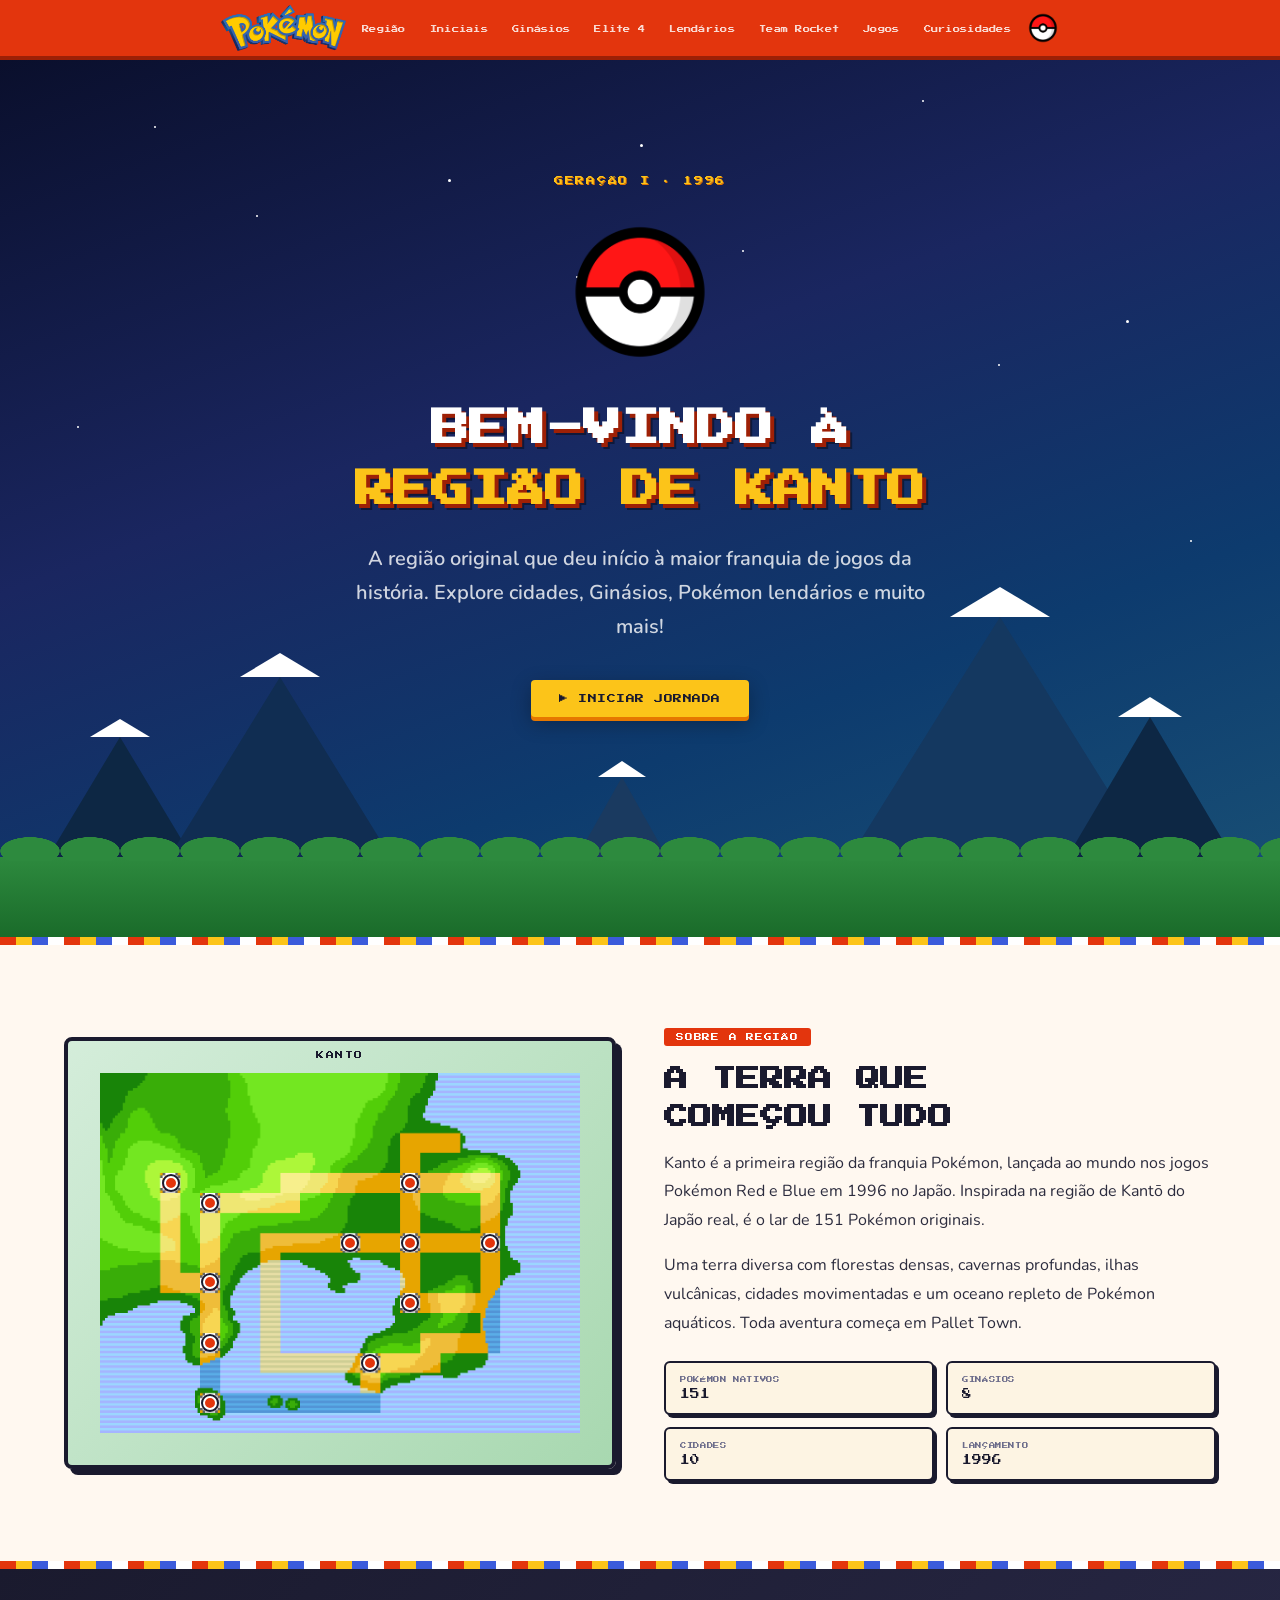
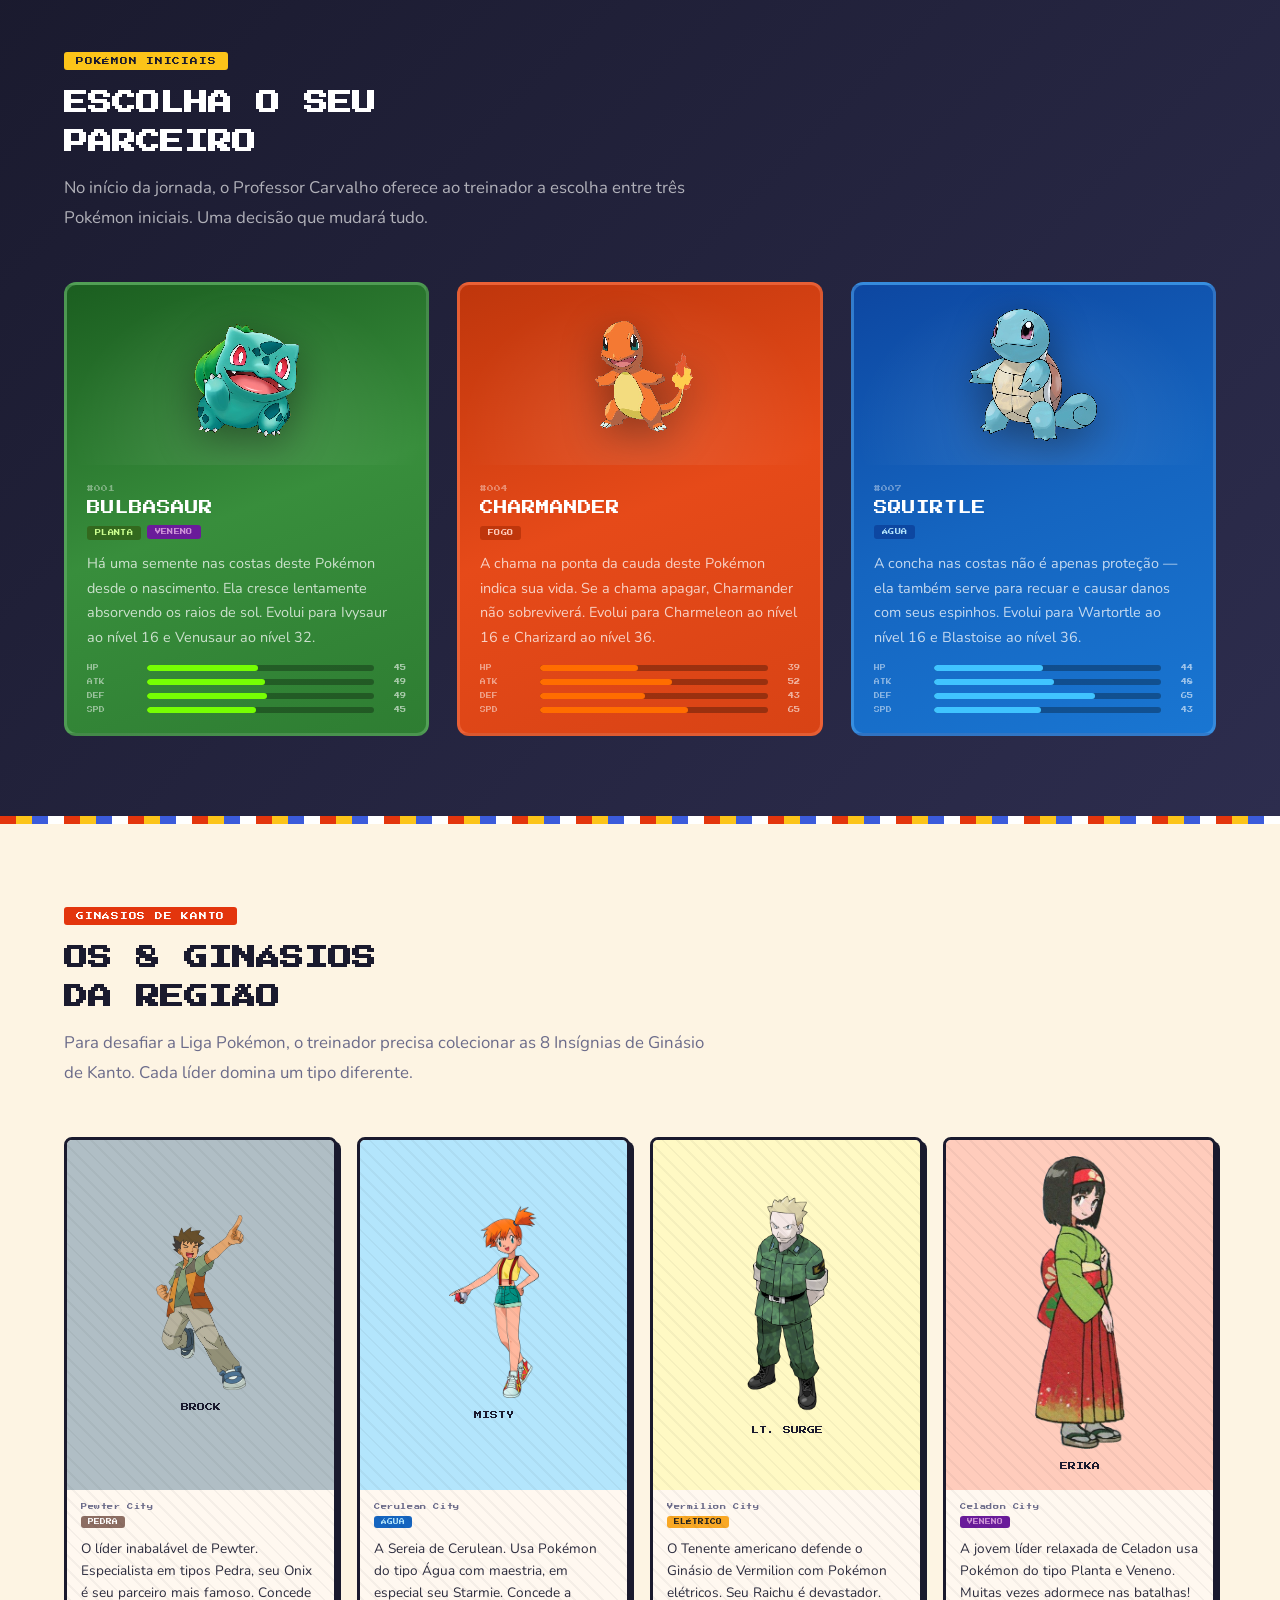
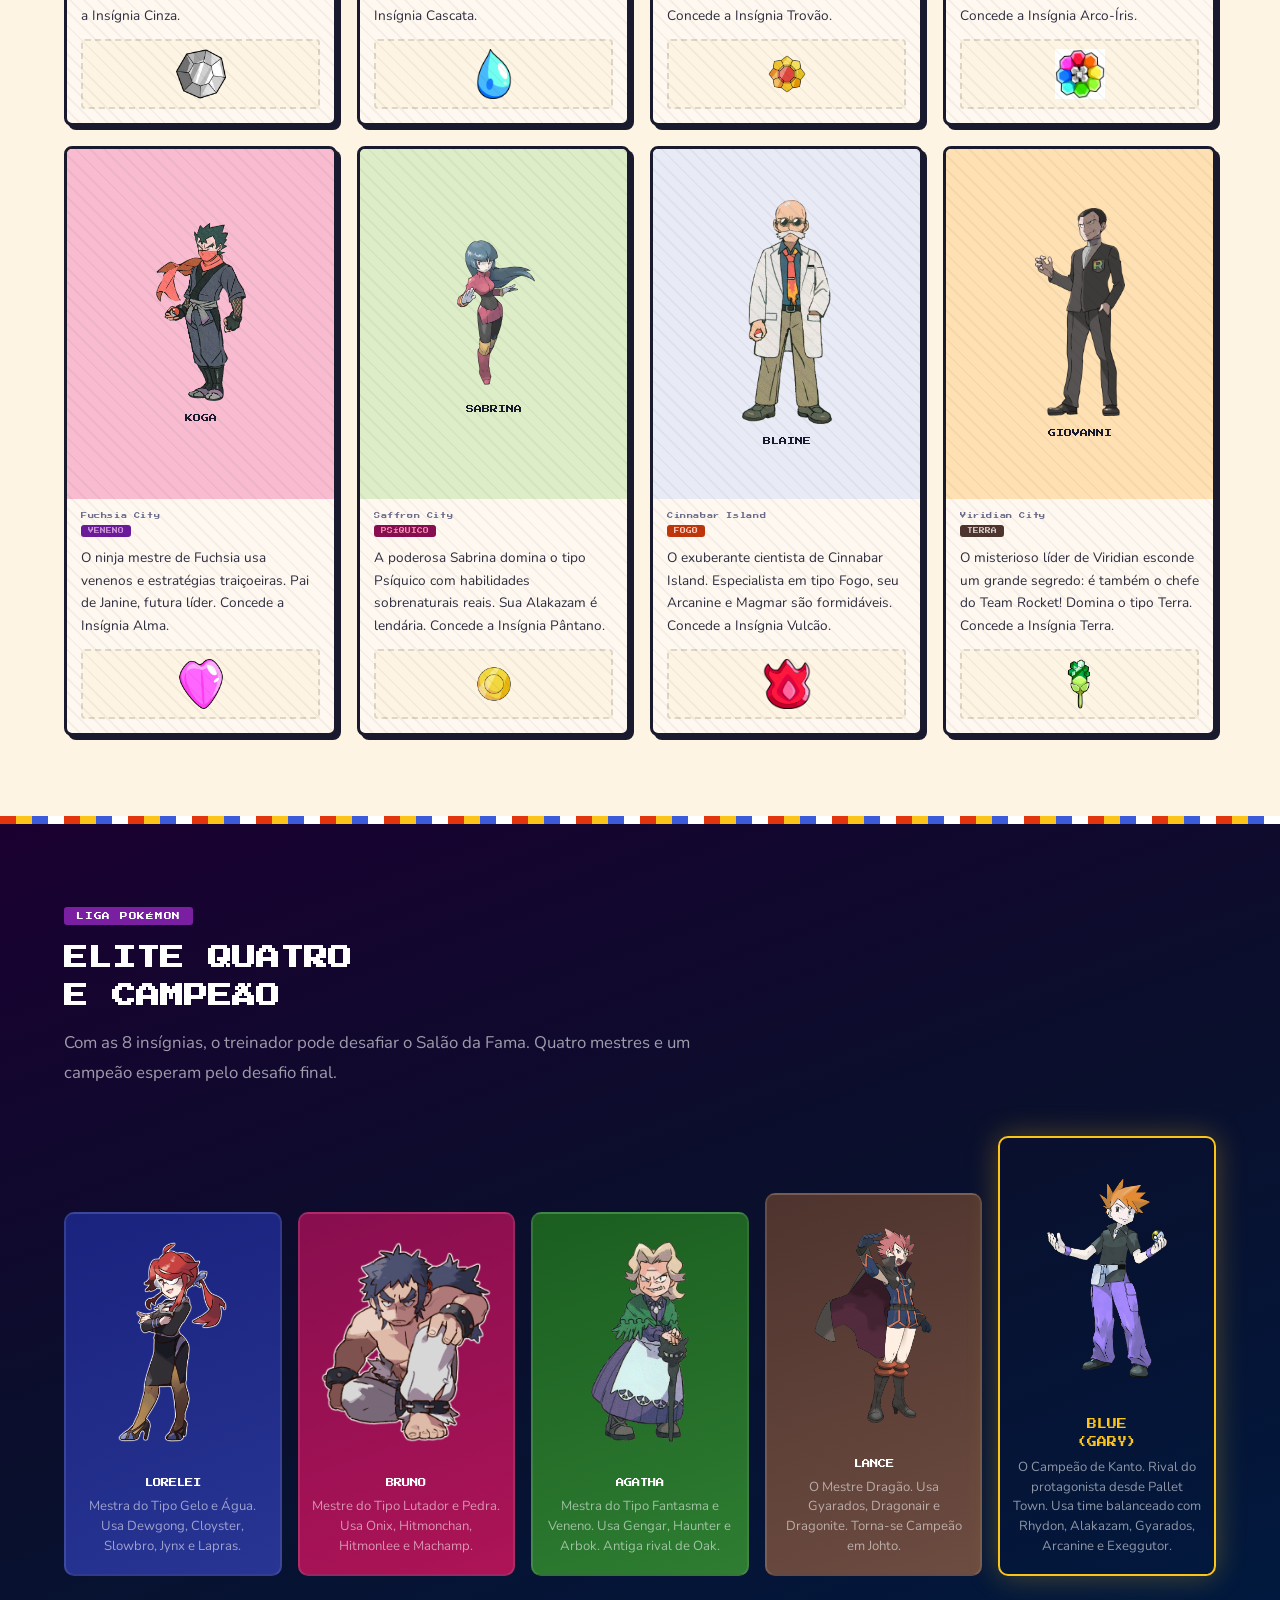
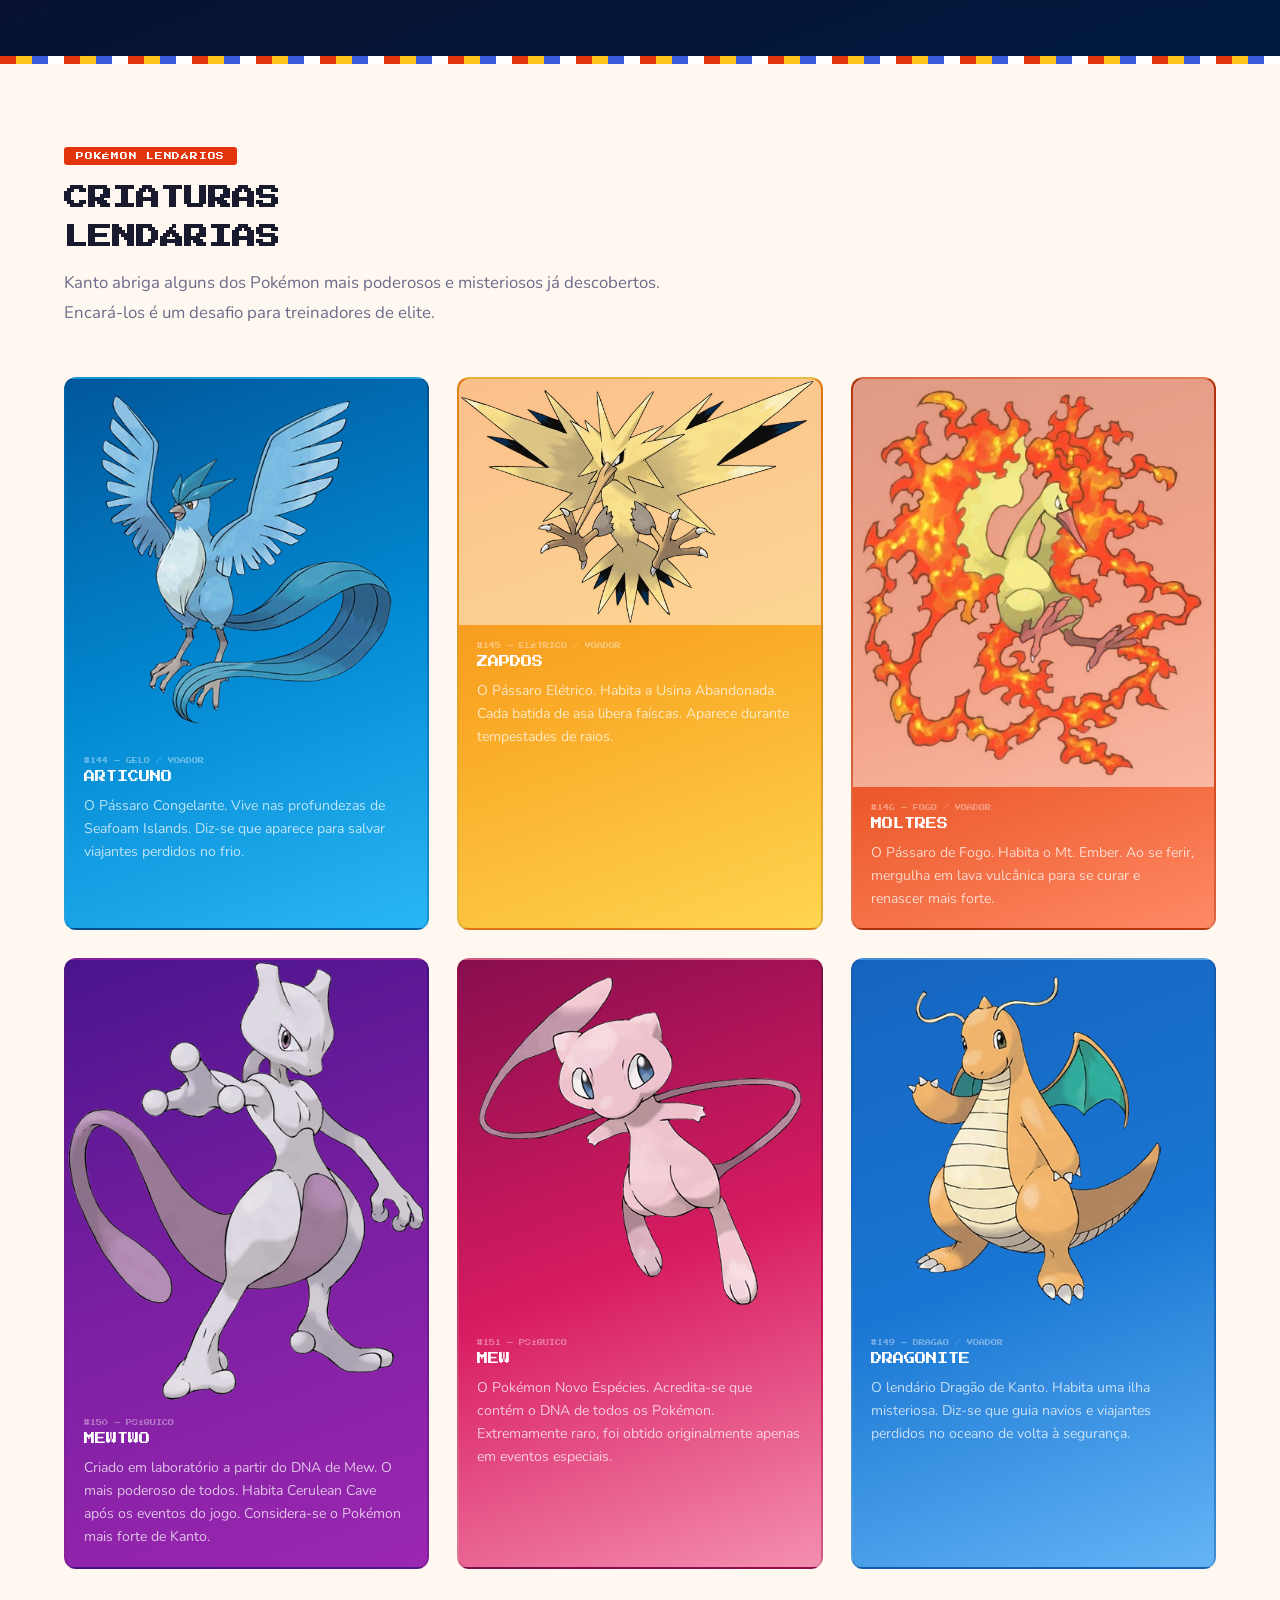
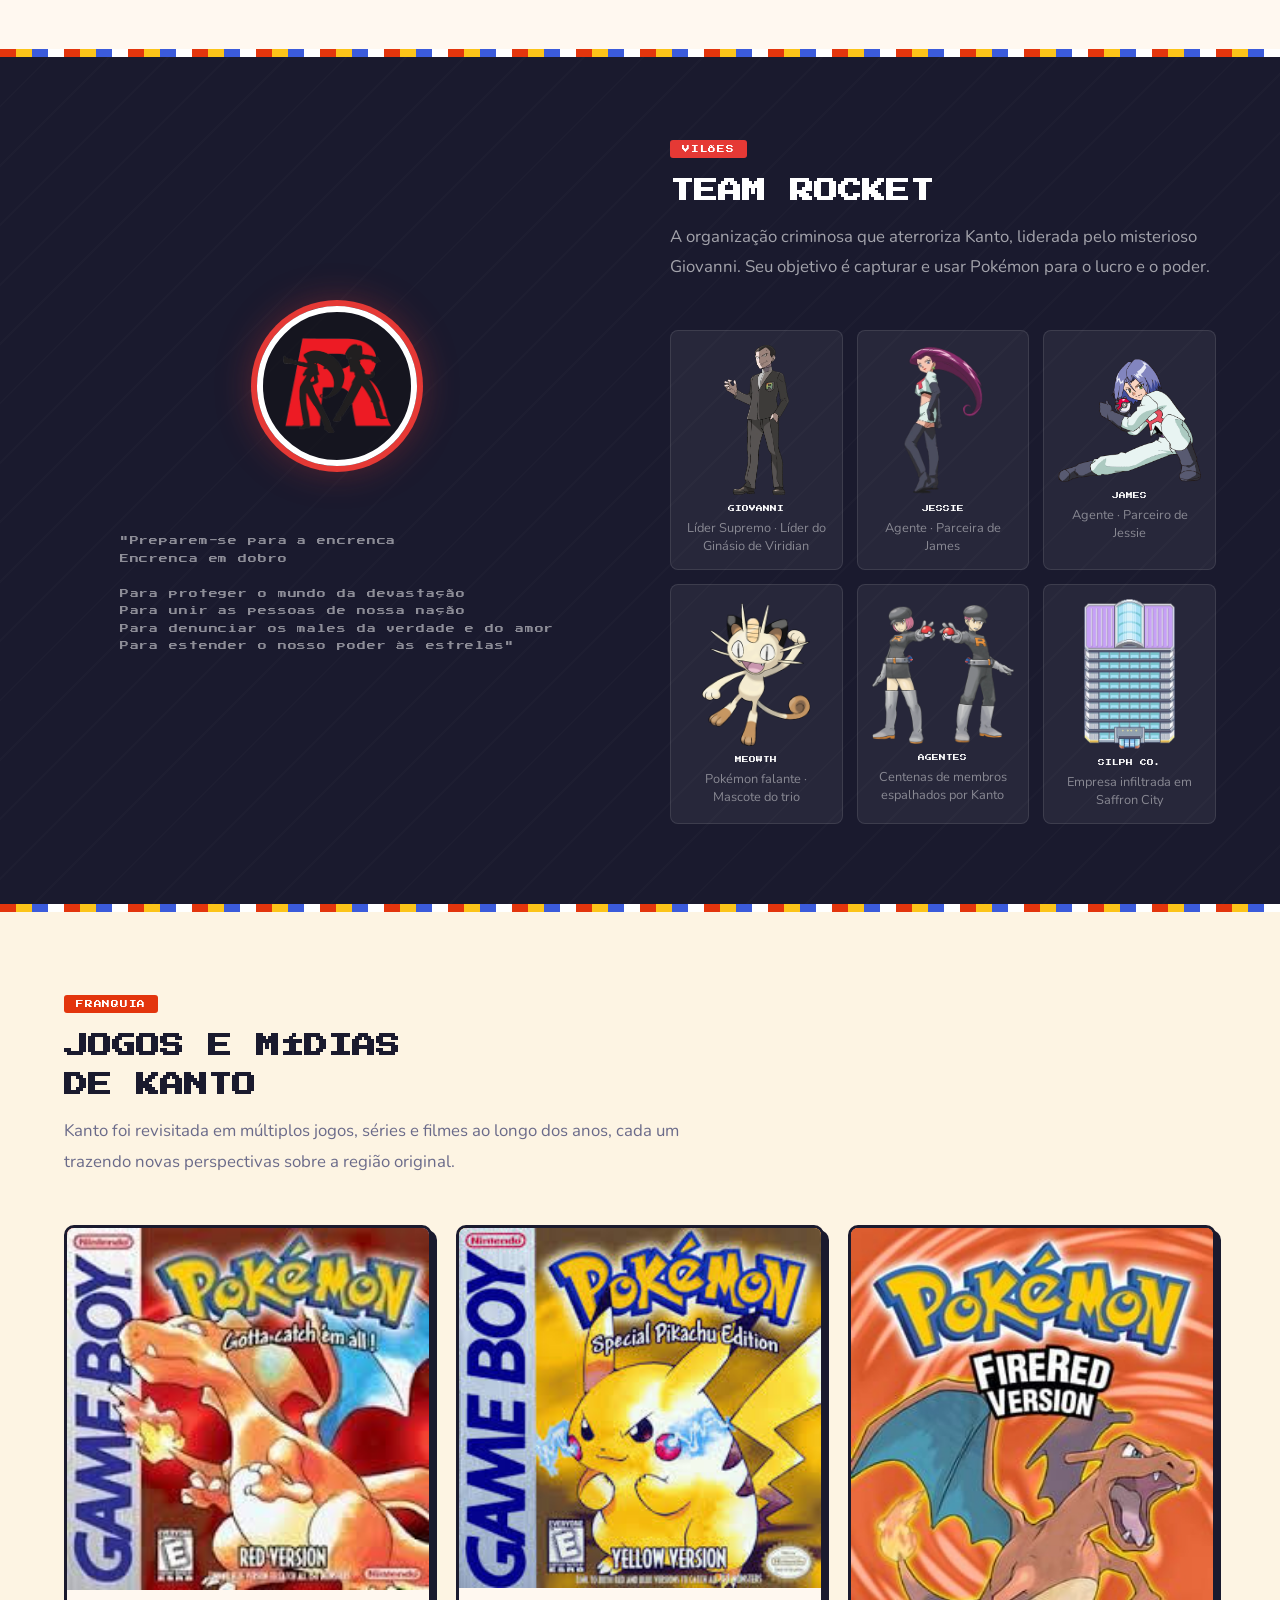
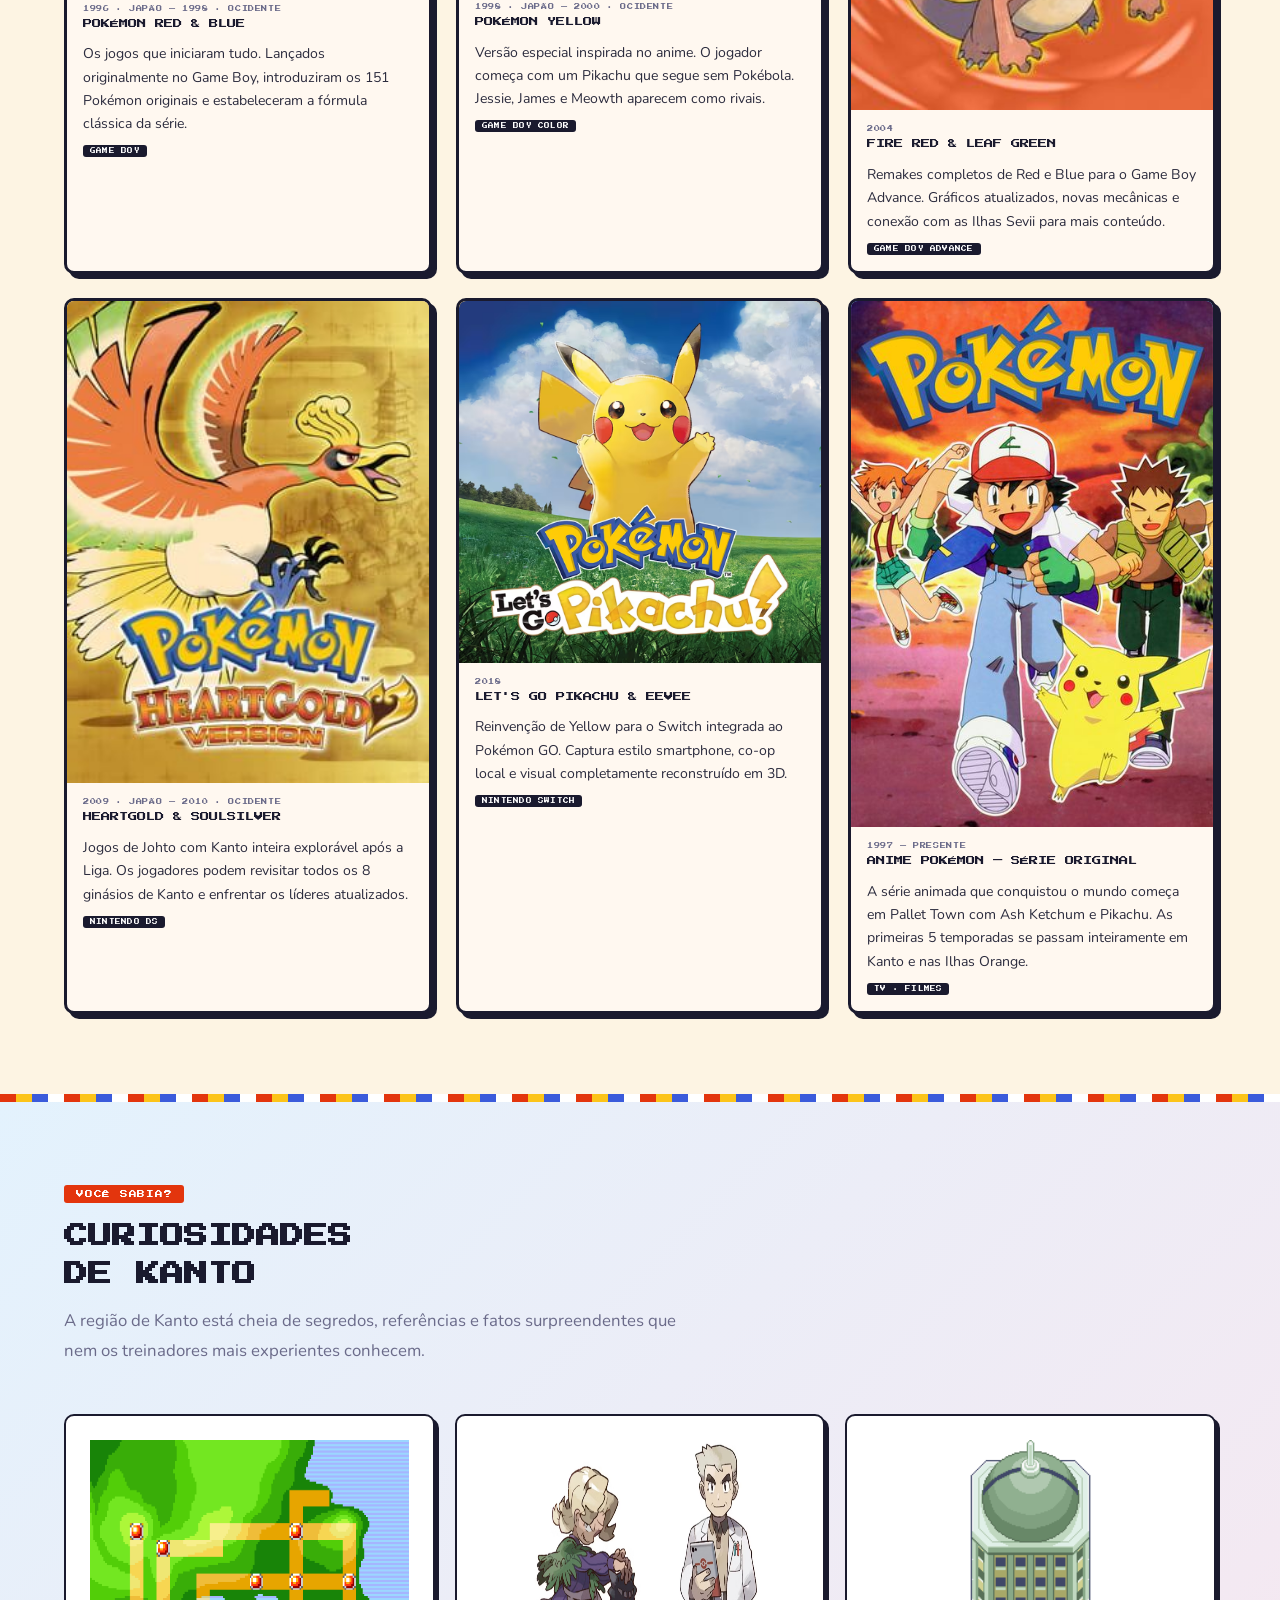
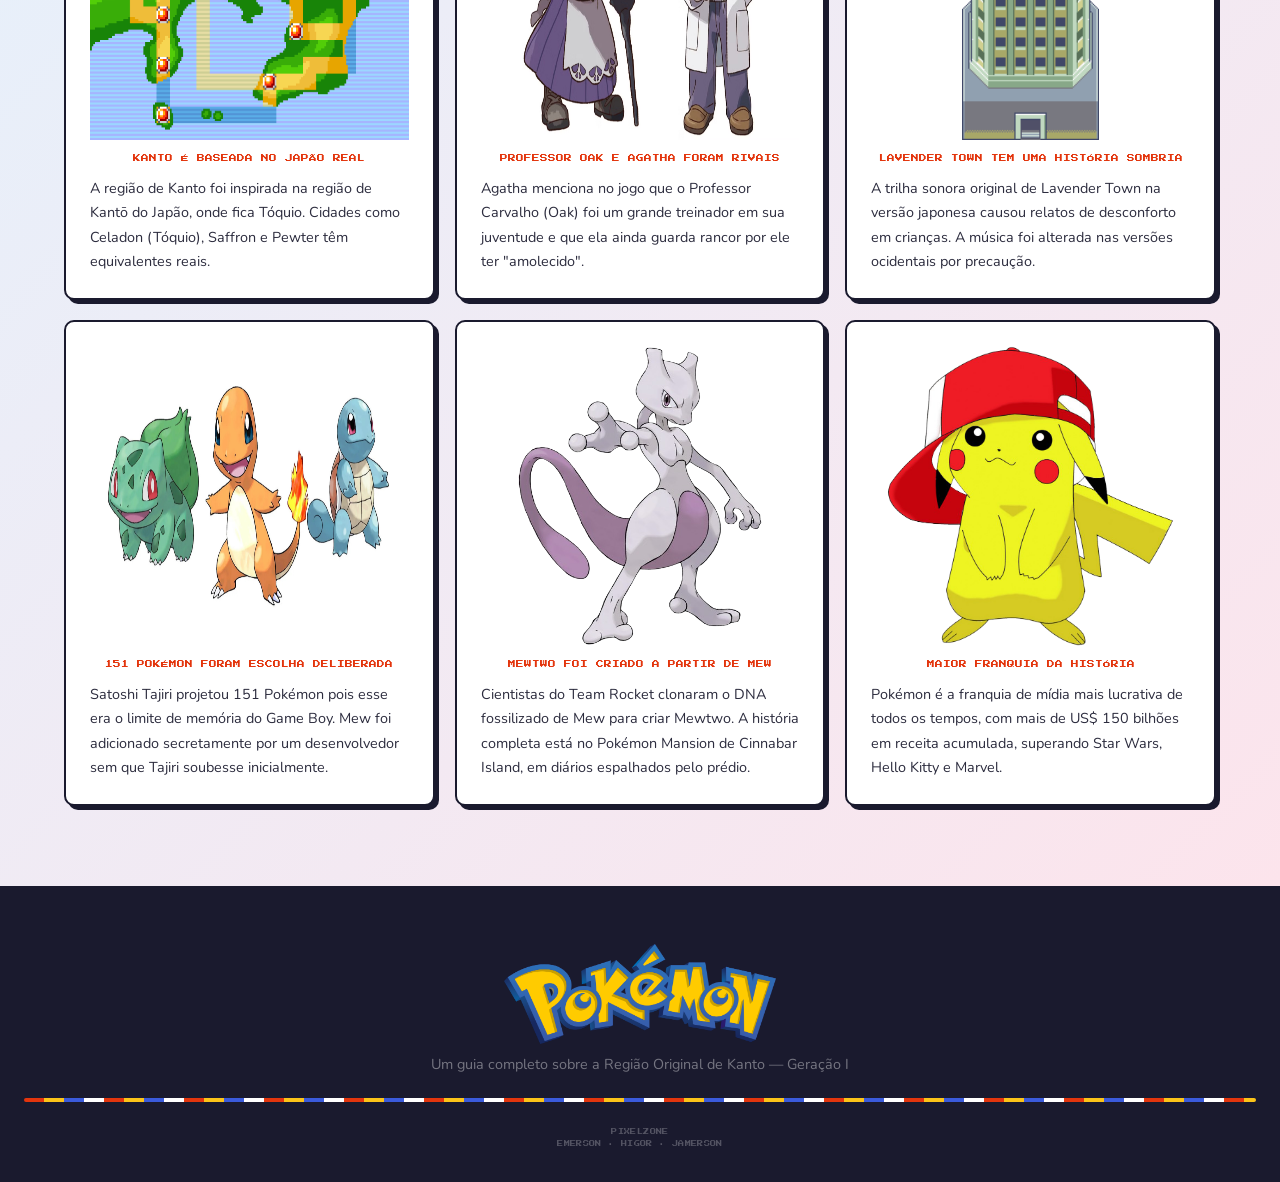
<file: HTML & CSS/index.html>
<!DOCTYPE html>
<html lang="pt-BR">
<head>
<meta charset="UTF-8">
<meta name="viewport" content="width=device-width, initial-scale=1.0">
<title>Pokepedia</title>
<link rel="preconnect" href="https://fonts.googleapis.com">
<link href="https://fonts.googleapis.com/css2?family=Press+Start+2P&family=Nunito:wght@400;600;700;800;900&display=swap" rel="stylesheet">
<link rel="stylesheet" href="style.css">
<link rel="shortcut icon" href="../imagens-pokemon/favicon.ico" type="image/x-icon">

<!-- ============================
     NAVEGAÇÃO
============================ -->
<audio id="bgm" loop>
  <source src="../audio/1-03. Title Screen.mp3" type="audio/mpeg">
</audio>
<nav>
  <div class="nav-inner">
    <a href="#hero"><img src="../imagens-pokemon/International_Pokémon_logo.svg.png" alt=""></a>
    <ul class="nav-links">
      <li><a href="#sobre">Região</a></li>
      <li><a href="#starters">Iniciais</a></li>
      <li><a href="#ginasios">Ginásios</a></li>
      <li><a href="#elite4">Elite 4</a></li>
      <li><a href="#lendarios">Lendários</a></li>
      <li><a href="#team-rocket">Team Rocket</a></li>
      <li><a href="#jogos">Jogos</a></li>
      <li><a href="#curiosidades">Curiosidades</a></li>
    </ul>
    <div class="nav-item" data-name="Pokédex">
      <div class="nav-ball">
        <a href="https://pokemondb.net/pokedex/game/firered-leafgreen" target="_blank"><img src="../imagens-pokemon/pokebola.png" alt=""></a>
      </div>
    </div>
  </div>
</nav>

<!-- ============================
     HERO
============================ -->
<section id="hero">
  <div class="stars">
    <div class="star"></div><div class="star"></div><div class="star"></div>
    <div class="star"></div><div class="star"></div><div class="star"></div>
    <div class="star"></div><div class="star"></div><div class="star"></div>
    <div class="star"></div><div class="star"></div><div class="star"></div>
  </div>
  <div class="mountains">
    <div class="mountain mt1"></div>
    <div class="mountain mt2"></div>
    <div class="mountain mt5"></div>
    <div class="mountain mt3"></div>
    <div class="mountain mt4"></div>
  </div>
  <div class="ground"></div>

  <div class="hero-content">
    <p class="hero-eyebrow">Geração I · 1996</p>
    <div class="hero-pokeball">
      <img src="../imagens-pokemon/pokebola.png" alt="pokebola">
    </div>
    <h1 class="hero-title">BEM-VINDO À<br><span>REGIÃO DE KANTO</span></h1>
    <p class="hero-subtitle">A região original que deu início à maior franquia de jogos da história. Explore cidades, Ginásios, Pokémon lendários e muito mais!</p>
    <a href="#sobre" class="hero-cta" onclick="document.getElementById('bgm').play()">▶ INICIAR JORNADA</a>
  </div>
</section>

<div class="pixel-divider"></div>

<!-- ============================
     SOBRE KANTO
============================ -->
<section id="sobre">
  <div class="container">
    <div class="sobre-grid">

      <!-- Mapa -->
      <div class="mapa-kanto reveal reveal-1">
        <div class="map-placeholder">
          <img src="../imagens-treinadores/mapa-ginasios.png" alt="">
          <div class="city-dot pallet"   data-city="Pallet Town"></div>
          <div class="city-dot viridian" data-city="Viridian City"></div>
          <div class="city-dot pewter"   data-city="Pewter City"></div>
          <div class="city-dot cerulean" data-city="Cerulean City"></div>
          <div class="city-dot vermilion"data-city="Vermilion City"></div>
          <div class="city-dot lavender" data-city="Lavender Town"></div>
          <div class="city-dot celadon"  data-city="Celadon City"></div>
          <div class="city-dot fuchsia"  data-city="Fuchsia City"></div>
          <div class="city-dot saffron"  data-city="Saffron City"></div>
          <div class="city-dot cinnabar" data-city="Cinnabar Island"></div>
          <div class=" city-dot planalto" data-city="Planalto Índigo"></div>
        </div>
      </div>

      <!-- Texto -->
      <div class="sobre-text">
        <span class="section-badge">Sobre a Região</span>
        <h2 class="section-title">A TERRA QUE<br>COMEÇOU TUDO</h2>
        <p>Kanto é a primeira região da franquia Pokémon, lançada ao mundo nos jogos Pokémon Red e Blue em 1996 no Japão. Inspirada na região de Kantō do Japão real, é o lar de 151 Pokémon originais.</p>
        <p>Uma terra diversa com florestas densas, cavernas profundas, ilhas vulcânicas, cidades movimentadas e um oceano repleto de Pokémon aquáticos. Toda aventura começa em Pallet Town.</p>

        <div class="info-boxes">
          <div class="info-box reveal reveal-2">
            <div class="label">Pokémon Nativos</div>
            <div class="value">151</div>
          </div>
          <div class="info-box reveal reveal-3">
            <div class="label">Ginásios</div>
            <div class="value">8</div>
          </div>
          <div class="info-box reveal reveal-4">
            <div class="label">Cidades</div>
            <div class="value">10</div>
          </div>
          <div class="info-box reveal reveal-5">
            <div class="label">Lançamento</div>
            <div class="value">1996</div>
          </div>
        </div>
      </div>
    </div>
  </div>
</section>

<div class="pixel-divider"></div>

<!-- ============================
     STARTERS
============================ -->
<section id="starters">
  <div class="container">
    <span class="section-badge">Pokémon Iniciais</span>
    <h2 class="section-title">ESCOLHA O SEU<br>PARCEIRO</h2>
    <p class="section-lead">No início da jornada, o Professor Carvalho oferece ao treinador a escolha entre três Pokémon iniciais. Uma decisão que mudará tudo.</p>

    <div class="starters-grid">

      <!-- Bulbasaur -->
      <div class="starter-card bulbasaur reveal reveal-1">
        <div class="starter-art">
          <img src="../imagens-pokemon/bulbasaur.png" alt="bulbasaur">
        </div>
        <div class="starter-body">
          <div class="starter-number">#001</div>
          <div class="starter-name">BULBASAUR</div>
          <div class="type-badges">
            <span class="type-badge type-planta">PLANTA</span>
            <span class="type-badge type-veneno">VENENO</span>
          </div>
          <p class="starter-desc">Há uma semente nas costas deste Pokémon desde o nascimento. Ela cresce lentamente absorvendo os raios de sol. Evolui para Ivysaur ao nível 16 e Venusaur ao nível 32.</p>
          <div class="starter-stats">
            <div class="stat-row">
              <span class="stat-name">HP</span>
              <div class="stat-bar-bg"><div class="stat-bar" style="width:49%"></div></div>
              <span class="stat-val">45</span>
            </div>
            <div class="stat-row">
              <span class="stat-name">ATK</span>
              <div class="stat-bar-bg"><div class="stat-bar" style="width:52%"></div></div>
              <span class="stat-val">49</span>
            </div>
            <div class="stat-row">
              <span class="stat-name">DEF</span>
              <div class="stat-bar-bg"><div class="stat-bar" style="width:53%"></div></div>
              <span class="stat-val">49</span>
            </div>
            <div class="stat-row">
              <span class="stat-name">SPD</span>
              <div class="stat-bar-bg"><div class="stat-bar" style="width:48%"></div></div>
              <span class="stat-val">45</span>
            </div>
          </div>
        </div>
      </div>

      <!-- Charmander -->
      <div class="starter-card charmander reveal reveal-2">
        <div class="starter-art">
          <img src="../imagens-pokemon/charmander.png" alt="">
        </div>
        <div class="starter-body">
          <div class="starter-number">#004</div>
          <div class="starter-name">CHARMANDER</div>
          <div class="type-badges">
            <span class="type-badge type-fogo">FOGO</span>
          </div>
          <p class="starter-desc">A chama na ponta da cauda deste Pokémon indica sua vida. Se a chama apagar, Charmander não sobreviverá. Evolui para Charmeleon ao nível 16 e Charizard ao nível 36.</p>
          <div class="starter-stats">
            <div class="stat-row">
              <span class="stat-name">HP</span>
              <div class="stat-bar-bg"><div class="stat-bar" style="width:43%"></div></div>
              <span class="stat-val">39</span>
            </div>
            <div class="stat-row">
              <span class="stat-name">ATK</span>
              <div class="stat-bar-bg"><div class="stat-bar" style="width:58%"></div></div>
              <span class="stat-val">52</span>
            </div>
            <div class="stat-row">
              <span class="stat-name">DEF</span>
              <div class="stat-bar-bg"><div class="stat-bar" style="width:46%"></div></div>
              <span class="stat-val">43</span>
            </div>
            <div class="stat-row">
              <span class="stat-name">SPD</span>
              <div class="stat-bar-bg"><div class="stat-bar" style="width:65%"></div></div>
              <span class="stat-val">65</span>
            </div>
          </div>
        </div>
      </div>

      <!-- Squirtle -->
      <div class="starter-card squirtle reveal reveal-3">
        <div class="starter-art">
          <img src="../imagens-pokemon/squirtle.png" alt="Squirtle">
        </div>
        <div class="starter-body">
          <div class="starter-number">#007</div>
          <div class="starter-name">SQUIRTLE</div>
          <div class="type-badges">
            <span class="type-badge type-agua">ÁGUA</span>
          </div>
          <p class="starter-desc">A concha nas costas não é apenas proteção — ela também serve para recuar e causar danos com seus espinhos. Evolui para Wartortle ao nível 16 e Blastoise ao nível 36.</p>
          <div class="starter-stats">
            <div class="stat-row">
              <span class="stat-name">HP</span>
              <div class="stat-bar-bg"><div class="stat-bar" style="width:48%"></div></div>
              <span class="stat-val">44</span>
            </div>
            <div class="stat-row">
              <span class="stat-name">ATK</span>
              <div class="stat-bar-bg"><div class="stat-bar" style="width:53%"></div></div>
              <span class="stat-val">48</span>
            </div>
            <div class="stat-row">
              <span class="stat-name">DEF</span>
              <div class="stat-bar-bg"><div class="stat-bar" style="width:71%"></div></div>
              <span class="stat-val">65</span>
            </div>
            <div class="stat-row">
              <span class="stat-name">SPD</span>
              <div class="stat-bar-bg"><div class="stat-bar" style="width:47%"></div></div>
              <span class="stat-val">43</span>
            </div>
          </div>
        </div>
      </div>

    </div>
  </div>
</section>

<div class="pixel-divider"></div>

<!-- ============================
     GINÁSIOS
============================ -->
<section id="ginasios">
  <div class="container">
    <span class="section-badge">Ginásios de Kanto</span>
    <h2 class="section-title">OS 8 GINÁSIOS<br>DA REGIÃO</h2>
    <p class="section-lead">Para desafiar a Liga Pokémon, o treinador precisa colecionar as 8 Insígnias de Ginásio de Kanto. Cada líder domina um tipo diferente.</p>

    <div class="gym-grid">

      <div class="gym-card reveal reveal-1">
        <div class="gym-header gym-g1">
          <img src="../imagens-treinadores/brock.png" alt="brock">
          <div class="gym-leader">BROCK</div>
        </div>
        <div class="gym-body">
          <div class="gym-city">Pewter City</div>
          <div class="gym-type-row"><span class="gym-type gt-pedra">PEDRA</span></div>
          <p class="gym-desc">O líder inabalável de Pewter. Especialista em tipos Pedra, seu Onix é seu parceiro mais famoso. Concede a Insígnia Cinza.</p>
          <div class="gym-badge-img">
            <img src="../imagens-treinadores/pedra.png" alt="insignia de pedra">
          </div>
        </div>
      </div>

      <div class="gym-card reveal reveal-2">
        <div class="gym-header gym-g2">
          <img src="../imagens-treinadores/misty.png" alt="misty">
          <div class="gym-leader">MISTY</div>
        </div>
        <div class="gym-body">
          <div class="gym-city">Cerulean City</div>
          <div class="gym-type-row"><span class="gym-type gt-agua">ÁGUA</span></div>
          <p class="gym-desc">A Sereia de Cerulean. Usa Pokémon do tipo Água com maestria, em especial seu Starmie. Concede a Insígnia Cascata.</p>
          <div class="gym-badge-img">
            <img src="../imagens-treinadores/agua.png" alt="insignia de agua">
          </div>
        </div>
      </div>

      <div class="gym-card reveal reveal-3">
        <div class="gym-header gym-g3">
          <img src="../imagens-treinadores/lt.surge.webp" alt="Lt.Surge">
          <div class="gym-leader">LT. SURGE</div>
        </div>
        <div class="gym-body">
          <div class="gym-city">Vermilion City</div>
          <div class="gym-type-row"><span class="gym-type gt-eletrico">ELÉTRICO</span></div>
          <p class="gym-desc">O Tenente americano defende o Ginásio de Vermilion com Pokémon elétricos. Seu Raichu é devastador. Concede a Insígnia Trovão.</p>
          <div class="gym-badge-img">
            <img src="../imagens-treinadores/trovao.png" alt="insignia do trovao">
          </div>
        </div>
      </div>

      <div class="gym-card reveal reveal-4">
        <div class="gym-header gym-g4">
          <img src="../imagens-treinadores/erika.webp" alt="erika">
          <div class="gym-leader">ERIKA</div>
        </div>
        <div class="gym-body">
          <div class="gym-city">Celadon City</div>
          <div class="gym-type-row"><span class="gym-type gt-veneno">VENENO</span></div>
          <p class="gym-desc">A jovem líder relaxada de Celadon usa Pokémon do tipo Planta e Veneno. Muitas vezes adormece nas batalhas! Concede a Insígnia Arco-Íris.</p>
          <div class="gym-badge-img">
            <img src="../imagens-treinadores/arco-iris.png" alt="insignia do arco-iris">
          </div>
        </div>
      </div>

      <div class="gym-card reveal reveal-1">
        <div class="gym-header gym-g5">
          <img src="../imagens-treinadores/koga.webp" alt="koga">
          <div class="gym-leader">KOGA</div>
        </div>
        <div class="gym-body">
          <div class="gym-city">Fuchsia City</div>
          <div class="gym-type-row"><span class="gym-type gt-veneno">VENENO</span></div>
          <p class="gym-desc">O ninja mestre de Fuchsia usa venenos e estratégias traiçoeiras. Pai de Janine, futura líder. Concede a Insígnia Alma.</p>
          <div class="gym-badge-img">
            <img src="../imagens-treinadores/alma.png" alt="insignia da alma">
          </div>
        </div>
      </div>

      <div class="gym-card reveal reveal-2">
        <div class="gym-header gym-g6">
          <img src="../imagens-treinadores/sabrina.webp" alt="sabrina">
          <div class="gym-leader">SABRINA</div>
        </div>
        <div class="gym-body">
          <div class="gym-city">Saffron City</div>
          <div class="gym-type-row"><span class="gym-type gt-psiquico">PSÍQUICO</span></div>
          <p class="gym-desc">A poderosa Sabrina domina o tipo Psíquico com habilidades sobrenaturais reais. Sua Alakazam é lendária. Concede a Insígnia Pântano.</p>
          <div class="gym-badge-img">
            <img src="../imagens-treinadores/pantano.png" alt="insignia do pantano">
          </div>
        </div>
      </div>

      <div class="gym-card reveal reveal-3">
        <div class="gym-header gym-g7">
          <img src="../imagens-treinadores/blaine.webp" alt="blaine">
          <div class="gym-leader">BLAINE</div>
        </div>
        <div class="gym-body">
          <div class="gym-city">Cinnabar Island</div>
          <div class="gym-type-row"><span class="gym-type gt-fogo">FOGO</span></div>
          <p class="gym-desc">O exuberante cientista de Cinnabar Island. Especialista em tipo Fogo, seu Arcanine e Magmar são formidáveis. Concede a Insígnia Vulcão.</p>
          <div class="gym-badge-img">
            <img src="../imagens-treinadores/vulcao.png" alt="insignia do vulcao">
          </div>
        </div>
      </div>

      <div class="gym-card reveal reveal-4">
        <div class="gym-header gym-g8">
          <img src="../imagens-treinadores/giovanni.webp" alt="giovanni">
          <div class="gym-leader">GIOVANNI</div>
        </div>
        <div class="gym-body">
          <div class="gym-city">Viridian City</div>
          <div class="gym-type-row"><span class="gym-type gt-terra">TERRA</span></div>
          <p class="gym-desc">O misterioso líder de Viridian esconde um grande segredo: é também o chefe do Team Rocket! Domina o tipo Terra. Concede a Insígnia Terra.</p>
          <div class="gym-badge-img">
            <img src="../imagens-treinadores/terra.png" alt="insignia da terra">
          </div>
        </div>
      </div>

    </div>
  </div>
</section>

<div class="pixel-divider"></div>

<!-- ============================
     ELITE 4 + CAMPEÃO
============================ -->
<section id="elite4">
  <div class="container">
    <span class="section-badge">Liga Pokémon</span>
    <h2 class="section-title">ELITE QUATRO<br>E CAMPEÃO</h2>
    <p class="section-lead">Com as 8 insígnias, o treinador pode desafiar o Salão da Fama. Quatro mestres e um campeão esperam pelo desafio final.</p>

    <div class="elite-grid">

      <div class="elite-card elite-e1 reveal reveal-1">
        <div class="elite-portrait">
          <img src="../imagens-treinadores/lorelei1.png" alt="lorelei">
        </div>
        <div class="elite-body">
          <div class="elite-name">LORELEI</div>
          <p class="elite-spec">Mestra do Tipo Gelo e Água. Usa Dewgong, Cloyster, Slowbro, Jynx e Lapras.</p>
        </div>
      </div>

      <div class="elite-card elite-e2 reveal reveal-2">
        <div class="elite-portrait">
          <img src="../imagens-treinadores/bruno.png" alt="bruno">
        </div>
        <div class="elite-body">
          <div class="elite-name">BRUNO</div>
          <p class="elite-spec">Mestre do Tipo Lutador e Pedra. Usa Onix, Hitmonchan, Hitmonlee e Machamp.</p>
        </div>
      </div>

      <div class="elite-card elite-e3 reveal reveal-3">
        <div class="elite-portrait">
          <img src="../imagens-treinadores/agatha.webp" alt="agatha">
        </div>
        <div class="elite-body">
          <div class="elite-name">AGATHA</div>
          <p class="elite-spec">Mestra do Tipo Fantasma e Veneno. Usa Gengar, Haunter e Arbok. Antiga rival de Oak.</p>
        </div>
      </div>

      <div class="elite-card elite-e4 reveal reveal-4">
        <div class="elite-portrait">
          <img src="../imagens-treinadores/lance.png" alt="lance">
        </div>
        <div class="elite-body">
          <div class="elite-name">LANCE</div>
          <p class="elite-spec">O Mestre Dragão. Usa Gyarados, Dragonair e Dragonite. Torna-se Campeão em Johto.</p>
        </div>
      </div>

      <div class="elite-card champion reveal reveal-5">
        <div class="elite-portrait">
          <img src="../imagens-treinadores/blue.webp" alt="blue">
        </div>
        <div class="elite-body">
          <div class="elite-name">BLUE<br>(GARY)</div>
          <p class="elite-spec">O Campeão de Kanto. Rival do protagonista desde Pallet Town. Usa time balanceado com Rhydon, Alakazam, Gyarados, Arcanine e Exeggutor.</p>
        </div>
      </div>

    </div>
  </div>
</section>

<div class="pixel-divider"></div>

<!-- ============================
     LENDÁRIOS
============================ -->
<section id="lendarios">
  <div class="container">
    <span class="section-badge">Pokémon Lendários</span>
    <h2 class="section-title">CRIATURAS<br>LENDÁRIAS</h2>
    <p class="section-lead">Kanto abriga alguns dos Pokémon mais poderosos e misteriosos já descobertos. Encará-los é um desafio para treinadores de elite.</p>

    <div class="lend-grid">

      <div class="lend-card lend-articuno reveal reveal-1">
        <img src="../imagens-pokemon/articuno.png" alt="Articuno">
        <div class="lend-body">
          <div class="lend-number">#144 — GELO / VOADOR</div>
          <div class="lend-name">ARTICUNO</div>
          <p class="lend-desc">O Pássaro Congelante. Vive nas profundezas de Seafoam Islands. Diz-se que aparece para salvar viajantes perdidos no frio.</p>
        </div>
      </div>

      <div class="lend-card lend-zapdos reveal reveal-2">
        <img src="../imagens-pokemon/zaptos.png" alt="Zaptos">
        <div class="lend-body">
          <div class="lend-number">#145 — ELÉTRICO / VOADOR</div>
          <div class="lend-name">ZAPDOS</div>
          <p class="lend-desc">O Pássaro Elétrico. Habita a Usina Abandonada. Cada batida de asa libera faíscas. Aparece durante tempestades de raios.</p>
        </div>
      </div>

      <div class="lend-card lend-moltres reveal reveal-3">
        <img src="../imagens-pokemon/moltres.png" alt="Moltres">
        <div class="lend-body">
          <div class="lend-number">#146 — FOGO / VOADOR</div>
          <div class="lend-name">MOLTRES</div>
          <p class="lend-desc">O Pássaro de Fogo. Habita o Mt. Ember. Ao se ferir, mergulha em lava vulcânica para se curar e renascer mais forte.</p>
        </div>
      </div>

      <div class="lend-card lend-mewtwo reveal reveal-4">
        <img src="../imagens-pokemon/mewtwo.png" alt="Mewtwo">
        <div class="lend-body">
          <div class="lend-number">#150 — PSÍQUICO</div>
          <div class="lend-name">MEWTWO</div>
          <p class="lend-desc">Criado em laboratório a partir do DNA de Mew. O mais poderoso de todos. Habita Cerulean Cave após os eventos do jogo. Considera-se o Pokémon mais forte de Kanto.</p>
        </div>
      </div>

      <div class="lend-card lend-mew reveal reveal-5">
        <img src="../imagens-pokemon/mew.png" alt="Mew">
        <div class="lend-body">
          <div class="lend-number">#151 — PSÍQUICO</div>
          <div class="lend-name">MEW</div>
          <p class="lend-desc">O Pokémon Novo Espécies. Acredita-se que contém o DNA de todos os Pokémon. Extremamente raro, foi obtido originalmente apenas em eventos especiais.</p>
        </div>
      </div>

      <div class="lend-card lend-dragonite reveal reveal-6">
        <img src="../imagens-pokemon/dragonite.png" alt="Dragonite">
        <div class="lend-body">
          <div class="lend-number">#149 — DRAGÃO / VOADOR</div>
          <div class="lend-name">DRAGONITE</div>
          <p class="lend-desc">O lendário Dragão de Kanto. Habita uma ilha misteriosa. Diz-se que guia navios e viajantes perdidos no oceano de volta à segurança.</p>
        </div>
      </div>

    </div>
  </div>
</section>

<div class="pixel-divider"></div>

<!-- ============================
     TEAM ROCKET
============================ -->
<section id="team-rocket">
  <div class="container">
    <div class="rocket-layout">

      <div class="rocket-visual">
        <div class="rocket-logo">
          <img src="../imagens-treinadores/equipe-rocket.png" alt="equipe rocket">
        </div>
        <p class="rocket-motto">
          "Preparem-se para a encrenca <br>
          Encrenca em dobro <br>
          <br>
          Para proteger o mundo da devastação <br>
          Para unir as pessoas de nossa nação <br>
          Para denunciar os males da verdade e do amor <br>
          Para estender o nosso poder às estrelas"
        </p>
      </div>

      <div class="rocket-text">
        <span class="section-badge">Vilões</span>
        <h2 class="section-title">TEAM ROCKET</h2>
        <p class="section-lead">A organização criminosa que aterroriza Kanto, liderada pelo misterioso Giovanni. Seu objetivo é capturar e usar Pokémon para o lucro e o poder.</p>

        <div class="rocket-members">
          <div class="member-card reveal reveal-1">
            <span class="member-emoji">
              <img src="../imagens-treinadores/giovanni.webp" alt="giovanni">
            </span>
            <div class="member-name">GIOVANNI</div>
            <div class="member-role">Líder Supremo · Líder do Ginásio de Viridian</div>
          </div>
          <div class="member-card reveal reveal-2">
            <span class="member-emoji">
              <img src="../imagens-treinadores/jessie.webp" alt="jessie">
            </span>
            <div class="member-name">JESSIE</div>
            <div class="member-role">Agente · Parceira de James</div>
          </div>
          <div class="member-card reveal reveal-3">
            <span class="member-emoji">
              <img src="../imagens-treinadores/james.png" alt="James">
            </span>
            <div class="member-name">JAMES</div>
            <div class="member-role">Agente · Parceiro de Jessie</div>
          </div>
          <div class="member-card reveal reveal-4">
            <span class="member-emoji">
              <img src="../imagens-pokemon/Meowth.png" alt="Meowth">
            </span>
            <div class="member-name">MEOWTH</div>
            <div class="member-role">Pokémon falante · Mascote do trio</div>
          </div>
          <div class="member-card reveal reveal-5">
            <span class="member-emoji">
              <img src="../imagens-treinadores/agentes.webp" alt="agentes">
            </span>
            <div class="member-name">AGENTES</div>
            <div class="member-role">Centenas de membros espalhados por Kanto</div>
          </div>
          <div class="member-card reveal reveal-6">
            <span class="member-emoji">
              <img src="../imagens-treinadores/Silph_Co_FRLG.webp" alt="silph">
            </span>
            <div class="member-name">SILPH CO.</div>
            <div class="member-role">Empresa infiltrada em Saffron City</div>
          </div>
        </div>
      </div>

    </div>
  </div>
</section>

<div class="pixel-divider"></div>

<!-- ============================
     JOGOS & MÍDIAS
============================ -->
<section id="jogos">
  <div class="container">
    <span class="section-badge">Franquia</span>
    <h2 class="section-title">JOGOS E MÍDIAS<br>DE KANTO</h2>
    <p class="section-lead">Kanto foi revisitada em múltiplos jogos, séries e filmes ao longo dos anos, cada um trazendo novas perspectivas sobre a região original.</p>

    <div class="jogos-grid">

      <div class="jogo-card reveal reveal-1">
        <div class="jogo-cover jg-rb">
          <span class="poke-emoji">
            <img src="../imagens-pokemon/red.jpg" alt="red">
          </span>
        </div>
        <div class="jogo-body">
          <div class="jogo-year">1996 · JAPÃO — 1998 · OCIDENTE</div>
          <div class="jogo-name">POKÉMON RED & BLUE</div>
          <p class="jogo-desc">Os jogos que iniciaram tudo. Lançados originalmente no Game Boy, introduziram os 151 Pokémon originais e estabeleceram a fórmula clássica da série.</p>
          <div class="platform-chips">
            <span class="chip">GAME BOY</span>
          </div>
        </div>
      </div>

      <div class="jogo-card reveal reveal-2">
        <div class="jogo-cover jg-y">
          <span class="poke-emoji">
            <img src="../imagens-pokemon/yellow.jpg" alt="yellow">
          </span>
        </div>
        <div class="jogo-body">
          <div class="jogo-year">1998 · JAPÃO — 2000 · OCIDENTE</div>
          <div class="jogo-name">POKÉMON YELLOW</div>
          <p class="jogo-desc">Versão especial inspirada no anime. O jogador começa com um Pikachu que segue sem Pokébola. Jessie, James e Meowth aparecem como rivais.</p>
          <div class="platform-chips">
            <span class="chip">GAME BOY COLOR</span>
          </div>
        </div>
      </div>

      <div class="jogo-card reveal reveal-3">
        <div class="jogo-cover jg-fr">
          <span class="poke-emoji">
            <img src="../imagens-pokemon/fire-red (1).jpg" alt="fire-red">
          </span>
        </div>
        <div class="jogo-body">
          <div class="jogo-year">2004</div>
          <div class="jogo-name">FIRE RED &amp; LEAF GREEN</div>
          <p class="jogo-desc">Remakes completos de Red e Blue para o Game Boy Advance. Gráficos atualizados, novas mecânicas e conexão com as Ilhas Sevii para mais conteúdo.</p>
          <div class="platform-chips">
            <span class="chip">GAME BOY ADVANCE</span>
          </div>
        </div>
      </div>

      <div class="jogo-card reveal reveal-4">
        <div class="jogo-cover jg-hgss">
          <span class="poke-emoji">
            <img src="../imagens-pokemon/heart-gold.jpg" alt="heart-gold">
          </span>
        </div>
        <div class="jogo-body">
          <div class="jogo-year">2009 · JAPÃO — 2010 · OCIDENTE</div>
          <div class="jogo-name">HEARTGOLD &amp; SOULSILVER</div>
          <p class="jogo-desc">Jogos de Johto com Kanto inteira explorável após a Liga. Os jogadores podem revisitar todos os 8 ginásios de Kanto e enfrentar os líderes atualizados.</p>
          <div class="platform-chips">
            <span class="chip">NINTENDO DS</span>
          </div>
        </div>
      </div>

      <div class="jogo-card reveal reveal-5">
        <div class="jogo-cover jg-lgpe">
          <span class="poke-emoji">
            <img src="../imagens-pokemon/lets-go-pikachu.avif" alt="">
          </span>
        </div>
        <div class="jogo-body">
          <div class="jogo-year">2018</div>
          <div class="jogo-name">LET'S GO PIKACHU &amp; EEVEE</div>
          <p class="jogo-desc">Reinvenção de Yellow para o Switch integrada ao Pokémon GO. Captura estilo smartphone, co-op local e visual completamente reconstruído em 3D.</p>
          <div class="platform-chips">
            <span class="chip">NINTENDO SWITCH</span>
          </div>
        </div>
      </div>

      <div class="jogo-card reveal reveal-6">
        <div class="jogo-cover jg-anime">
          <span class="poke-emoji">
            <img src="../imagens-pokemon/pokemon.jpg" alt="pokemon">
          </span>
        </div>
        <div class="jogo-body">
          <div class="jogo-year">1997 — PRESENTE</div>
          <div class="jogo-name">ANIME POKÉMON — SÉRIE ORIGINAL</div>
          <p class="jogo-desc">A série animada que conquistou o mundo começa em Pallet Town com Ash Ketchum e Pikachu. As primeiras 5 temporadas se passam inteiramente em Kanto e nas Ilhas Orange.</p>
          <div class="platform-chips">
            <span class="chip">TV · FILMES</span>
          </div>
        </div>
      </div>

    </div>
  </div>
</section>

<div class="pixel-divider"></div>

<!-- ============================
     CURIOSIDADES
============================ -->
<section id="curiosidades">
  <div class="container">
    <span class="section-badge">Você Sabia?</span>
    <h2 class="section-title">CURIOSIDADES<br>DE KANTO</h2>
    <p class="section-lead">A região de Kanto está cheia de segredos, referências e fatos surpreendentes que nem os treinadores mais experientes conhecem.</p>

    <div class="trivia-grid">

      <div class="trivia-card reveal reveal-1">
        <span class="trivia-icon">
          <img src="../imagens-treinadores/mapa-ginasios.png" alt="Kanto">
        </span>
        <p class="trivia-q">KANTO É BASEADA NO JAPÃO REAL</p>
        <p class="trivia-a">A região de Kanto foi inspirada na região de Kantō do Japão, onde fica Tóquio. Cidades como Celadon (Tóquio), Saffron e Pewter têm equivalentes reais.</p>
      </div>

      <div class="trivia-card reveal reveal-2">
        <span class="trivia-icon">
          <img src="../imagens-treinadores/pokemon-lets-go-professor-oak-agatha-key-visual.avif" alt="oak vs agatha">
        </span>
        <p class="trivia-q">PROFESSOR OAK E AGATHA FORAM RIVAIS</p>
        <p class="trivia-a">Agatha menciona no jogo que o Professor Carvalho (Oak) foi um grande treinador em sua juventude e que ela ainda guarda rancor por ele ter "amolecido".</p>
      </div>

      <div class="trivia-card reveal reveal-3">
        <span class="trivia-icon">
          <img src="../imagens-treinadores/lavender.png" alt="lavender tower">
        </span>
        <p class="trivia-q">LAVENDER TOWN TEM UMA HISTÓRIA SOMBRIA</p>
        <p class="trivia-a">A trilha sonora original de Lavender Town na versão japonesa causou relatos de desconforto em crianças. A música foi alterada nas versões ocidentais por precaução.</p>
      </div>

      <div class="trivia-card reveal reveal-4">
        <span class="trivia-icon">
          <img src="../imagens-pokemon/kanto-starters_e8yg.jpg" alt="iniciais">
        </span>
        <p class="trivia-q">151 POKÉMON FORAM ESCOLHA DELIBERADA</p>
        <p class="trivia-a">Satoshi Tajiri projetou 151 Pokémon pois esse era o limite de memória do Game Boy. Mew foi adicionado secretamente por um desenvolvedor sem que Tajiri soubesse inicialmente.</p>
      </div>

      <div class="trivia-card reveal reveal-5">
        <span class="trivia-icon">
          <img src="../imagens-pokemon/mewtwo.png" alt="mewtwo">
        </span>
        <p class="trivia-q">MEWTWO FOI CRIADO A PARTIR DE MEW</p>
        <p class="trivia-a">Cientistas do Team Rocket clonaram o DNA fossilizado de Mew para criar Mewtwo. A história completa está no Pokémon Mansion de Cinnabar Island, em diários espalhados pelo prédio.</p>
      </div>

      <div class="trivia-card reveal reveal-6">
        <span class="trivia-icon">
          <img src="../imagens-pokemon/Pikachu-PNG-Picture.png" alt="Pikachu">
        </span>
        <p class="trivia-q">MAIOR FRANQUIA DA HISTÓRIA</p>
        <p class="trivia-a">Pokémon é a franquia de mídia mais lucrativa de todos os tempos, com mais de US$ 150 bilhões em receita acumulada, superando Star Wars, Hello Kitty e Marvel.</p>
      </div>

    </div>
  </div>
</section>

<!-- ============================
     FOOTER
============================ -->
<footer>
  <div class="footer-logo"><img src="../imagens-pokemon/International_Pokémon_logo.svg.png" alt=""></div>
  <p class="footer-sub">Um guia completo sobre a Região Original de Kanto — Geração I</p>
  <div class="footer-divider"></div>
  <p class="footer-copy">
    PIXELZONE<br>
    EMERSON · HIGOR · JAMERSON
  </p>
</footer>

</body>
</html>
</file>
<file: style.css>
/* ================================================
   VARIÁVEIS
================================================ */
:root {
  --red:        #e3350d;
  --red-dark:   #9e2006;
  --red-light:  #ff6b4a;
  --blue:       #3b5bdb;
  --blue-light: #74c0fc;
  --yellow:     #fcc419;
  --yellow-dark:#e67700;
  --green:      #2f9e44;
  --teal:       #0c8599;
  --white:      #fff8f0;
  --cream:      #fdf4e3;
  --dark:       #1a1a2e;
  --mid:        #2d2d4e;
  --text:       #2c2c3e;
  --text-light: #6b6b8a;
  --shadow:     rgba(0,0,0,.18);

  --pixel: 'Press Start 2P', monospace;
  --sans:  'Nunito', sans-serif;
}

/* ================================================
   RESET & BASE
================================================ */
*, *::before, *::after { box-sizing: border-box; margin: 0; padding: 0; }
html { scroll-behavior: smooth; font-size: 16px; }

body {
  font-family: var(--sans);
  background: var(--cream);
  color: var(--text);
  overflow-x: hidden;
}

img { max-width: 100%; display: block; }
a   { color: inherit; text-decoration: none; }

/* ================================================
   SCROLLBAR
================================================ */
::-webkit-scrollbar { width: 8px; }
::-webkit-scrollbar-track { background: var(--dark); }
::-webkit-scrollbar-thumb { background: var(--red); border-radius: 4px; }

/* ================================================
   NAVEGAÇÃO FIXA
================================================ */
nav {
  position: fixed; top: 0; left: 0; right: 0; z-index: 200;
  background: var(--red);
  box-shadow: 0 4px 0 var(--red-dark);
  height: 56px;
}
.nav-inner {
  max-width: 1200px; margin: 0 auto;
  display: flex; align-items: center; justify-content: center;
  height: 100%; padding: 0 20px;
  gap: 6px;
}
.nav-inner img {
  width: 125px;
}
.nav-inner img:hover{
scale: 1.2;}
.nav-links {
  display: flex; gap: 4px; flex-wrap: wrap;
  list-style: none;
}
.nav-links a {
  font-family: var(--pixel); font-size: .45rem;
  color: rgba(255,255,255,.82);
  padding: 6px 10px;
  border-radius: 4px;
  letter-spacing: .04em;
  transition: background .2s, color .2s;
  white-space: nowrap;
}
.nav-links a:hover { background: rgba(255,255,255,.2); color: #fff; }

/* Pokébola decorativa no nav */
.nav-ball {
  margin-left: auto;
  width: 32px; height: 32px; border-radius: 50%;
  flex-shrink: 0;
  animation: spinBall 8s linear infinite;
}
.nav-ball:hover {
  scale: 1.5;
}
@keyframes spinBall { to { transform: rotate(360deg); } }
.nav-item{
  position: relative;
  display: flex;
  align-items: center;
  justify-content: center;
}

.nav-item::after{
  content: attr(data-name);

  position: absolute;
  top: 140%;
  left: 50%;
  transform: translateX(-50%);

  background: rgb(255, 255, 255);
  padding: 4px 8px;
  border-radius: 4px;

  white-space: nowrap;
  font-family: var(--pixel);
  font-size: .38rem;
  color: var(--dark);

  opacity: 0;
  visibility: hidden;
  transition: .2s;
}

.nav-item:hover::after{
  opacity: 1;
  visibility: visible;
}
/* ================================================
   HERO
================================================ */
#hero {
  margin-top: 56px;
  min-height: calc(100vh - 56px);
  position: relative;
  overflow: hidden;
  display: flex; align-items: center; justify-content: center;
  background: linear-gradient(160deg, #0a0f2c 0%, #1a2660 40%, #0d3b6e 70%, #1a5276 100%);
}

/* Estrelas CSS */
.stars {
  position: absolute; inset: 0; pointer-events: none;
}
.star {
  position: absolute;
  background: #fff;
  border-radius: 50%;
  animation: twinkle ease-in-out infinite;
}
.star:nth-child(1)  { width:2px;height:2px; top:8%;  left:12%; animation-duration:2.1s; }
.star:nth-child(2)  { width:3px;height:3px; top:14%; left:35%; animation-duration:3.3s; animation-delay:.5s; }
.star:nth-child(3)  { width:2px;height:2px; top:22%; left:58%; animation-duration:2.7s; animation-delay:1s; }
.star:nth-child(4)  { width:2px;height:2px; top:5%;  left:72%; animation-duration:1.9s; animation-delay:.3s; }
.star:nth-child(5)  { width:3px;height:3px; top:30%; left:88%; animation-duration:3.0s; animation-delay:.8s; }
.star:nth-child(6)  { width:2px;height:2px; top:42%; left:6%;  animation-duration:2.4s; animation-delay:1.4s;}
.star:nth-child(7)  { width:2px;height:2px; top:18%; left:20%; animation-duration:2.8s; animation-delay:.2s; }
.star:nth-child(8)  { width:2px;height:2px; top:55%; left:93%; animation-duration:3.1s; animation-delay:.7s; }
.star:nth-child(9)  { width:3px;height:3px; top:10%; left:50%; animation-duration:2.2s; animation-delay:1.1s;}
.star:nth-child(10) { width:2px;height:2px; top:35%; left:78%; animation-duration:2.6s; animation-delay:1.6s;}
.star:nth-child(11) { width:2px;height:2px; top:25%; left:45%; animation-duration:3.4s; animation-delay:.4s; }
.star:nth-child(12) { width:2px;height:2px; top:48%; left:30%; animation-duration:2.0s; animation-delay:.9s; }
@keyframes twinkle { 0%,100%{opacity:.2;transform:scale(1)} 50%{opacity:1;transform:scale(1.4)} }

/* Montanhas CSS */
.mountains {
  position: absolute; bottom: 0; left: 0; right: 0;
  height: 45%;
}
.mountain {
  position: absolute; bottom: 0;
  border-left: solid transparent;
  border-right: solid transparent;
  border-bottom: solid;
}
.mountain::after {
  content: '';
  position: absolute;
  border-left: solid transparent;
  border-right: solid transparent;
  border-bottom: solid white;
  top: -14px;
}
.mt1 { border-left-width:120px;border-right-width:120px;border-bottom-width:200px;border-bottom-color:#0d2744;left:0; }
.mt1::after { border-left-width:30px;border-right-width:30px;border-bottom-width:18px;left:-30px;top:-18px; }
.mt2 { border-left-width:160px;border-right-width:160px;border-bottom-width:260px;border-bottom-color:#102d52;left:120px; }
.mt2::after { border-left-width:40px;border-right-width:40px;border-bottom-width:24px;left:-40px;top:-24px; }
.mt3 { border-left-width:200px;border-right-width:200px;border-bottom-width:320px;border-bottom-color:#143860;right:80px; }
.mt3::after { border-left-width:50px;border-right-width:50px;border-bottom-width:30px;left:-50px;top:-30px; }
.mt4 { border-left-width:130px;border-right-width:130px;border-bottom-width:220px;border-bottom-color:#0d2744;right:0; }
.mt4::after { border-left-width:32px;border-right-width:32px;border-bottom-width:20px;left:-32px;top:-20px; }
.mt5 { border-left-width:90px;border-right-width:90px;border-bottom-width:160px;border-bottom-color:#1a3a60;left:50%;transform:translateX(-60%); }
.mt5::after { border-left-width:24px;border-right-width:24px;border-bottom-width:16px;left:-24px;top:-16px; }

/* Grama do chão */
.ground {
  position: absolute; bottom: 0; left: 0; right: 0; height: 80px;
  background: linear-gradient(to top, #1a6b2a, #2d8a3e);
}
.ground::before {
  content: '';
  position: absolute; top: -20px; left: 0; right: 0; height: 24px;
  background: radial-gradient(ellipse 30px 14px at 30px 14px, #2d8a3e 98%, transparent 100%),
              radial-gradient(ellipse 30px 14px at 90px 14px, #2d8a3e 98%, transparent 100%),
              radial-gradient(ellipse 30px 14px at 150px 14px, #2d8a3e 98%, transparent 100%),
              radial-gradient(ellipse 30px 14px at 210px 14px, #2d8a3e 98%, transparent 100%),
              radial-gradient(ellipse 30px 14px at 270px 14px, #2d8a3e 98%, transparent 100%),
              radial-gradient(ellipse 30px 14px at 330px 14px, #2d8a3e 98%, transparent 100%),
              radial-gradient(ellipse 30px 14px at 390px 14px, #2d8a3e 98%, transparent 100%),
              radial-gradient(ellipse 30px 14px at 450px 14px, #2d8a3e 98%, transparent 100%),
              radial-gradient(ellipse 30px 14px at 510px 14px, #2d8a3e 98%, transparent 100%),
              radial-gradient(ellipse 30px 14px at 570px 14px, #2d8a3e 98%, transparent 100%),
              radial-gradient(ellipse 30px 14px at 630px 14px, #2d8a3e 98%, transparent 100%),
              radial-gradient(ellipse 30px 14px at 690px 14px, #2d8a3e 98%, transparent 100%),
              radial-gradient(ellipse 30px 14px at 750px 14px, #2d8a3e 98%, transparent 100%),
              radial-gradient(ellipse 30px 14px at 810px 14px, #2d8a3e 98%, transparent 100%),
              radial-gradient(ellipse 30px 14px at 870px 14px, #2d8a3e 98%, transparent 100%),
              radial-gradient(ellipse 30px 14px at 930px 14px, #2d8a3e 98%, transparent 100%),
              radial-gradient(ellipse 30px 14px at 990px 14px, #2d8a3e 98%, transparent 100%),
              radial-gradient(ellipse 30px 14px at 1050px 14px, #2d8a3e 98%, transparent 100%),
              radial-gradient(ellipse 30px 14px at 1110px 14px, #2d8a3e 98%, transparent 100%),
              radial-gradient(ellipse 30px 14px at 1170px 14px, #2d8a3e 98%, transparent 100%),
              radial-gradient(ellipse 30px 14px at 1230px 14px, #2d8a3e 98%, transparent 100%),
              radial-gradient(ellipse 30px 14px at 1290px 14px, #2d8a3e 98%, transparent 100%),
              radial-gradient(ellipse 30px 14px at 1350px 14px, #2d8a3e 98%, transparent 100%),
              radial-gradient(ellipse 30px 14px at 1410px 14px, #2d8a3e 98%, transparent 100%);
  background-repeat: no-repeat;
}

/* Conteúdo Hero */
.hero-content {
  position: relative; z-index: 10;
  text-align: center; padding: 40px 24px 140px;
  animation: heroEnter 1s ease both;
}
@keyframes heroEnter { from{opacity:0;transform:translateY(30px)} to{opacity:1;transform:none} }

.hero-eyebrow {
  font-family: var(--pixel); font-size: .55rem; letter-spacing: .2em;
  color: var(--yellow); text-transform: uppercase;
  margin-bottom: 20px;
  text-shadow: 1px 1px 0 var(--yellow-dark);
  animation: heroEnter 1s ease both .1s;
}

.hero-title {
  font-family: var(--pixel); font-size: clamp(1.1rem, 5vw, 2.4rem);
  color: #fff;
  text-shadow: 4px 4px 0 var(--red-dark), 6px 6px 0 rgba(0,0,0,.4);
  line-height: 1.6;
  margin-bottom: 8px;
  animation: heroEnter 1s ease both .2s;
}
.hero-title span { color: var(--yellow); }

.hero-subtitle {
  font-size: 1.25rem; color: rgba(255,255,255,.8);
  max-width: 600px; margin: 20px auto 36px;
  line-height: 1.7; font-weight: 600;
  animation: heroEnter 1s ease both .35s;
}

/* Pokébola grande no hero */
.hero-pokeball{
  width: 150px; height: 150px;
  border-radius: 50%;
  margin: 32px auto;
  animation: heroEnter 1s ease both .05s, floatBall 3s ease-in-out infinite .5s;
}
.hero-pokeball img{
  height: 100%;
  width: 100%;
}
@keyframes floatBall { 0%,100%{transform:translateY(0)} 50%{transform:translateY(-12px)} }
.hero-pokeball::before {
  position: absolute; inset: 0; border-radius: 50%;
}
.hero-pokeball::after {
  position: absolute; top: 50%; left: 50%;
  transform: translate(-50%,-50%);
  width: 28px; height: 28px; border-radius: 50%;
  background: #fff;
  box-shadow: 0 0 0 5px #1a1a1a, 0 0 0 8px #444;
  z-index: 2;
  content: "Pokédex";

  position: absolute;
  top: 110%;
  left: 50%;
  transform: translateX(-50%);

  background: rgba(255,255,255,.95);
  padding: 4px 8px;
  border-radius: 4px;

  white-space: nowrap;
  font-family: var(--pixel);
  font-size: .38rem;
  color: var(--dark);

  opacity: 0;
  visibility: hidden;
  transition: .2s;
}

.hero-cta {
  display: inline-flex; align-items: center; gap: 10px;
  font-family: var(--pixel); font-size: .55rem;
  background: var(--yellow); color: var(--dark);
  padding: 14px 28px; border-radius: 4px;
  box-shadow: 0 4px 0 var(--yellow-dark), 0 6px 20px rgba(0,0,0,.3);
  transition: transform .15s, box-shadow .15s;
  letter-spacing: .06em;
  animation: heroEnter 1s ease both .5s;
}
.hero-cta:hover {
  transform: translateY(-2px);
  box-shadow: 0 6px 0 var(--yellow-dark), 0 10px 28px rgba(0,0,0,.35);
}
.hero-cta:active {
  transform: translateY(2px);
  box-shadow: 0 2px 0 var(--yellow-dark);
}

/* ================================================
   SEÇÕES GERAIS
================================================ */
section { padding: 80px 0; }

.container { max-width: 1200px; margin: 0 auto; padding: 0 24px; }

.section-badge {
  display: inline-block;
  font-family: var(--pixel); font-size: .48rem; letter-spacing: .1em;
  background: var(--red); color: #fff;
  padding: 5px 12px; border-radius: 3px;
  margin-bottom: 14px;
  text-transform: uppercase;
}

.section-title {
  font-family: var(--pixel); font-size: clamp(.85rem, 3vw, 1.5rem);
  color: var(--dark); line-height: 1.6;
  margin-bottom: 12px;
}

.section-lead {
  font-size: 1.05rem; color: var(--text-light);
  max-width: 640px; line-height: 1.8;
  margin-bottom: 48px;
}

/* Divider pixel */
.pixel-divider {
  height: 8px;
  background: repeating-linear-gradient(
    90deg,
    var(--red) 0px, var(--red) 16px,
    var(--yellow) 16px, var(--yellow) 32px,
    var(--blue) 32px, var(--blue) 48px,
    #fff 48px, #fff 64px
  );
}

/* ================================================
   SOBRE KANTO
================================================ */
#sobre { background: var(--white); }

.sobre-grid {
  display: grid;
  grid-template-columns: 1fr 1fr;
  gap: 48px; align-items: center;
}

/* Mapa estilizado CSS */
.mapa-kanto {
  position: relative;
  background: linear-gradient(135deg, #d4edda, #a8d8b0);
  border: 4px solid var(--dark);
  border-radius: 8px;
  padding: 32px;
  box-shadow: 6px 6px 0 var(--dark);
  overflow: hidden;
}
.mapa-kanto::before {
  content: 'KANTO';
  font-family: var(--pixel); font-size: .5rem;
  position: absolute; top: 10px; left: 50%; transform: translateX(-50%);
  color: var(--dark); letter-spacing: .2em;
}

.city-dot {
  position: absolute;
  width: 14px; height: 14px;
  background: var(--red);
  border: 2px solid #fff;
  border-radius: 50%;
  box-shadow: 0 0 0 2px var(--dark);
  transition: transform .2s;
}
.city-dot::after {
  content: attr(data-city);
  position: absolute;
  bottom: 22px;
  left: 50%;
  transform: translateX(-50%);

  background: rgba(255,255,255,.95);
  padding: 4px 8px;
  border-radius: 4px;

  white-space: nowrap;
  font-family: var(--pixel);
  font-size: .38rem;

  opacity: 0;
  visibility: hidden;
  transition: .2s;
}

.city-dot:hover::after {
  opacity: 1;
  visibility: visible;
}

.city-dot:hover {
  transform: scale(1.4);
  z-index: 100;
}

.city-dot.pallet  { top: 73%; left: 21.5%; }
.city-dot.pewter  { top: 34%; left: 21.5%; }
.city-dot.cerulean{ top: 28.6%; left: 63.2%; }
.city-dot.vermilion{top:62%; left: 63.2%; }
.city-dot.lavender { top: 45.2%; left: 79.7%; }
.city-dot.celadon { top: 45.2%; left: 50.7%; }
.city-dot.fuchsia { top: 78.5%; left: 54.8%}
.city-dot.saffron { top: 45.2%; left: 63.2%; }
.city-dot.cinnabar{ top: 89.6%; left: 21.5%; }
.city-dot.viridian { top: 56%; left: 21.5%; }
.city-dot.planalto { top: 28.6%; left: 13.4%; }

.map-placeholder {
  width: 100%;
  position: relative;
}
.map-placeholder img{
  width: 100%;
  height: auto;
  display: block;
}
/* Texto sobre */
.sobre-text h3 {
  font-family: var(--pixel); font-size: .75rem;
  color: var(--red); margin-bottom: 16px; line-height: 1.8;
}
.sobre-text p {
  font-size: 1rem; line-height: 1.8; color: var(--text);
  margin-bottom: 16px;
}

.info-boxes {
  display: grid; grid-template-columns: 1fr 1fr; gap: 12px; margin-top: 24px;
}
.info-box {
  background: var(--cream); border: 2px solid var(--dark);
  border-radius: 6px; padding: 14px;
  box-shadow: 3px 3px 0 var(--dark);
  transition: transform .2s;
}
.info-box:hover { transform: translate(-2px,-2px); }
.info-box .label {
  font-family: var(--pixel); font-size: .4rem; color: var(--text-light);
  letter-spacing: .1em; text-transform: uppercase; margin-bottom: 6px;
}
.info-box .value {
  font-family: var(--pixel); font-size: .6rem; color: var(--dark);
}

/* ================================================
   STARTER POKÉMON
================================================ */
#starters {
  background: linear-gradient(135deg, var(--dark) 0%, var(--mid) 100%);
}
#starters .section-title { color: #fff; }
#starters .section-lead  { color: rgba(255,255,255,.65); }
#starters .section-badge { background: var(--yellow); color: var(--dark); }

.starters-grid {
  display: grid;
  grid-template-columns: repeat(3, 1fr);
  gap: 28px;
}

.starter-card {
  border-radius: 12px;
  overflow: hidden;
  border: 3px solid rgba(255,255,255,.1);
  transition: transform .25s, box-shadow .25s;
  position: relative;
}
.starter-card:hover {
  transform: translateY(-8px);
  box-shadow: 0 20px 40px rgba(0,0,0,.5);
}

.starter-card.bulbasaur { background: linear-gradient(160deg, #1b5e20, #388e3c, #2e7d32); border-color: rgba(129,199,132,.4); }
.starter-card.charmander{ background: linear-gradient(160deg, #bf360c, #e64a19, #d84315); border-color: rgba(255,138,101,.4); }
.starter-card.squirtle  { background: linear-gradient(160deg, #0d47a1, #1565c0, #1976d2); border-color: rgba(100,181,246,.4); }

.starter-art {
  height: 180px;
  display: flex; align-items: center; justify-content: center;
  font-size: 5.5rem;
  position: relative;
  overflow: hidden;
}
.starter-art::before {
  content: '';
  position: absolute; inset: 0;
  background: radial-gradient(ellipse at 50% 80%, rgba(255,255,255,.1) 0%, transparent 70%);
}
.starter-art .poke-emoji {
  animation: pokeBounce 2.5s ease-in-out infinite;
  display: inline-block; position: relative; z-index: 1;
  filter: drop-shadow(0 8px 16px rgba(0,0,0,.4));
}
@keyframes pokeBounce {
  0%,100%{transform:translateY(0) rotate(-2deg)}
  50%{transform:translateY(-10px) rotate(2deg)}
}
.starter-card:nth-child(2) .poke-emoji { animation-delay: .4s; }
.starter-card:nth-child(3) .poke-emoji { animation-delay: .8s; }

.starter-body { padding: 20px; }
.starter-number { font-family: var(--pixel); font-size: .42rem; color: rgba(255,255,255,.4); margin-bottom: 6px; }
.starter-name { font-family: var(--pixel); font-size: .85rem; color: #fff; margin-bottom: 6px; line-height: 1.6; }

.type-badges { display: flex; gap: 6px; margin-bottom: 12px; flex-wrap: wrap; }
.type-badge {
  font-family: var(--pixel); font-size: .38rem;
  padding: 4px 8px; border-radius: 3px; letter-spacing: .05em;
}
.type-planta  { background: #33691e; color: #ccff90; }
.type-veneno  { background: #6a1b9a; color: #ce93d8; }
.type-fogo    { background: #bf360c; color: #ffccbc; }
.type-agua    { background: #0d47a1; color: #b3e5fc; }
.type-normal  { background: #616161; color: #f5f5f5; }

.starter-desc { font-size: .9rem; color: rgba(255,255,255,.75); line-height: 1.7; margin-bottom: 16px; }

.starter-stats { display: flex; flex-direction: column; gap: 8px; }
.stat-row { display: flex; align-items: center; gap: 8px; }
.stat-name { font-family: var(--pixel); font-size: .36rem; color: rgba(255,255,255,.5); width: 52px; flex-shrink: 0; }
.stat-bar-bg { flex: 1; height: 6px; background: rgba(0,0,0,.3); border-radius: 3px; overflow: hidden; }
.stat-bar {
  height: 100%; border-radius: 3px;
  background: #fff;
  transform-origin: left;
  animation: barGrow 1s ease both;
}
@keyframes barGrow { from{transform:scaleX(0)} to{transform:scaleX(1)} }
.stat-val { font-family: var(--pixel); font-size: .38rem; color: rgba(255,255,255,.6); width: 24px; text-align: right; }

/* Barra colorida por tipo */
.bulbasaur  .stat-bar { background: #76ff03; }
.charmander .stat-bar { background: #ff6d00; }
.squirtle   .stat-bar { background: #40c4ff; }

/* ================================================
   LÍDERES DE GINÁSIO
================================================ */
#ginasios { background: var(--cream); }

.gym-grid {
  display: grid;
  grid-template-columns: repeat(4, 1fr);
  gap: 20px;
}

.gym-card {
  background: var(--white); border: 3px solid var(--dark);
  border-radius: 8px; overflow: hidden;
  box-shadow: 4px 4px 0 var(--dark);
  transition: transform .2s, box-shadow .2s;
}
.gym-card:hover {
  transform: translate(-3px,-3px);
  box-shadow: 7px 7px 0 var(--dark);
}

.gym-header {
  padding: 16px; display: flex; flex-direction: column; align-items: center; justify-content: center; height: 350px;
}
.gym-header::after {
  content: '';
  position: absolute; inset: 0;
  background: repeating-linear-gradient(
    45deg, transparent, transparent 8px,
    rgba(0,0,0,.04) 8px, rgba(0,0,0,.04) 10px
  );
}
.gym-header img{
  max-height: 300px;
}

.gym-g1 { background: #b0bec5; }
.gym-g2 { background: #b3e5fc; }
.gym-g3 { background: #fff9c4; }
.gym-g4 { background: #ffccbc; }
.gym-g5 { background: #f8bbd0; }
.gym-g6 { background: #dcedc8; }
.gym-g7 { background: #e8eaf6; }
.gym-g8 { background: #ffe0b2; }

.gym-leader { font-family: var(--pixel); font-size: .5rem; color: var(--dark); position: relative; z-index: 1; line-height: 1.8; }

.gym-body { padding: 14px; margin: auto;}
.gym-city  { font-family: var(--pixel); font-size: .38rem; color: var(--text-light); margin-bottom: 6px; letter-spacing: .1em; }
.gym-type-row { display: flex; align-items: center; gap: 6px; margin-bottom: 10px; }
.gym-type {
  font-family: var(--pixel); font-size: .36rem;
  padding: 3px 7px; border-radius: 3px;
}
.gt-pedra    { background: #8d6e63; color: #fff; }
.gt-agua     { background: #1565c0; color: #b3e5fc; }
.gt-eletrico { background: #f9a825; color: #212121; }
.gt-fogo     { background: #bf360c; color: #ffccbc; }
.gt-veneno   { background: #6a1b9a; color: #ce93d8; }
.gt-psiquico { background: #880e4f; color: #f48fb1; }
.gt-gelo     { background: #0277bd; color: #b3e5fc; }
.gt-terra    { background: #4e342e; color: #d7ccc8; }
.gt-normal   { background: #616161; color: #f5f5f5; }

.gym-desc { font-size: .85rem; color: var(--text); line-height: 1.65; margin-bottom: 12px; }
.gym-badge-img img {
  max-height: 50px;
}
.gym-badge-img {
  font-size: 1.4rem; text-align: center;
  padding: 8px; background: var(--cream);
  border: 2px dashed rgba(0,0,0,.12); border-radius: 4px;
  font-family: var(--pixel); font-size: .38rem; color: var(--text-light);
  display: flex; align-items: center; justify-content: center; gap: 6px; margin: auto;
}

/* ================================================
   ELITE 4 + CAMPEÃO
================================================ */
#elite4 {
  background: linear-gradient(160deg, #1a0030, #0a0f2c, #001a40);
}
#elite4 .section-title { color: #fff; }
#elite4 .section-lead  { color: rgba(255,255,255,.6); }
#elite4 .section-badge { background: #7b1fa2; }

.elite-grid {
  display: grid;
  grid-template-columns: repeat(5, 1fr);
  gap: 16px; align-items: end;
}

.elite-card {
  border-radius: 10px; overflow: hidden;
  border: 2px solid rgba(255,255,255,.1);
  transition: transform .25s, border-color .25s;
  text-align: center;
}
.elite-card:hover {
  transform: translateY(-6px);
  border-color: rgba(255,255,255,.35);
}

.elite-card.champion {
  border-color: var(--yellow);
  box-shadow: 0 0 30px rgba(252,196,25,.3);
}

.elite-portrait {
  padding: 28px 20px 20px;
  font-size: 3.6rem;
  display: flex;
  align-items: center;
  justify-content: center;
}
.elite-portrait img {
  max-height: 200px;
}
.champion .elite-portrait { font-size: 4.5rem; padding: 40px 24px 24px; }

.elite-e1 { background: linear-gradient(160deg, #1a237e, #283593); }
.elite-e2 { background: linear-gradient(160deg, #880e4f, #ad1457); }
.elite-e3 { background: linear-gradient(160deg, #1b5e20, #2e7d32); }
.elite-e4 { background: linear-gradient(160deg, #4e342e, #6d4c41); }
.elite-champ { background: linear-gradient(160deg, #4a148c, #6a1b9a, #7b1fa2); }

.elite-body { padding: 14px 12px 18px; }
.elite-name { font-family: var(--pixel); font-size: .52rem; color: #fff; margin-bottom: 6px; line-height: 1.8; }
.champion .elite-name { color: var(--yellow); font-size: .62rem; }
.elite-spec { font-size: .82rem; color: rgba(255,255,255,.55); line-height: 1.5; }

/* ================================================
   POKÉMON LENDÁRIOS
================================================ */
#lendarios { background: var(--white); }

.lend-grid {
  display: grid;
  grid-template-columns: repeat(3, 1fr);
  gap: 28px;
}

.lend-card {
  border-radius: 12px; overflow: hidden;
  border: 2px solid rgba(0,0,0,.1);
  transition: transform .25s, box-shadow .25s;
  position: relative;
}
.lend-card:hover {
  transform: translateY(-6px);
  box-shadow: 0 16px 40px rgba(0,0,0,.2);
}

.lend-articuno { background: linear-gradient(160deg, #01579b, #0288d1, #29b6f6); }
.lend-zapdos   { background: linear-gradient(160deg, #f57f17, #f9a825, #ffd54f); }
.lend-moltres  { background: linear-gradient(160deg, #bf360c, #e64a19, #ff8a65); }
.lend-mewtwo   { background: linear-gradient(160deg, #4a148c, #7b1fa2, #9c27b0); }
.lend-mew      { background: linear-gradient(160deg, #880e4f, #d81b60, #f48fb1); }
.lend-dragonite{ background: linear-gradient(160deg, #1565c0, #1976d2, #64b5f6); }

.lend-art { height: 140px; display: flex; align-items: center; justify-content: center; font-size: 4.5rem; }
.lend-art .poke-emoji { animation: pokeBounce 3s ease-in-out infinite; }
.lend-card:nth-child(2) .poke-emoji { animation-delay: .3s; }
.lend-card:nth-child(3) .poke-emoji { animation-delay: .6s; }
.lend-card:nth-child(4) .poke-emoji { animation-delay: .9s; }
.lend-card:nth-child(5) .poke-emoji { animation-delay: 1.2s; }
.lend-card:nth-child(6) .poke-emoji { animation-delay: 1.5s; }

.lend-body { padding: 18px; }
.lend-number { font-family: var(--pixel); font-size: .38rem; color: rgba(255,255,255,.4); margin-bottom: 4px; }
.lend-name  { font-family: var(--pixel); font-size: .7rem; color: #fff; margin-bottom: 8px; line-height: 1.6; }
.lend-desc  { font-size: .88rem; color: rgba(255,255,255,.72); line-height: 1.65; }

/* ================================================
   VILÕES — TEAM ROCKET
================================================ */
#team-rocket {
  background: var(--dark);
  position: relative; overflow: hidden;
}
#team-rocket::before {
  content: '';
  position: absolute; inset: 0;
  background: repeating-linear-gradient(
    -45deg,
    transparent, transparent 40px,
    rgba(255,255,255,.015) 40px, rgba(255,255,255,.015) 42px
  );
}

.rocket-layout {
  display: grid; grid-template-columns: 1fr 1fr;
  gap: 60px; align-items: center; position: relative; z-index: 1;
}

.rocket-visual {
  display: flex; flex-direction: column; align-items: center; gap: 16px;
}

/* Logo Team Rocket CSS */
.rocket-logo {
  width: 160px; height: 160px; border-radius: 50%;
  background: #11111180;
  border: 6px solid #fff;
  box-shadow: 0 0 0 6px #e53935, 0 0 40px rgba(229,57,53,.4);
  display: flex; align-items: center; justify-content: center;
  font-family: var(--pixel); font-size: 3rem;
  color: #fff;
  position: relative;
  animation: rocketPulse 3s ease-in-out infinite;
}
@keyframes rocketPulse {
  0%,100%{box-shadow:0 0 0 6px #e53935, 0 0 30px rgba(229,57,53,.3)}
  50%{box-shadow:0 0 0 6px #e53935, 0 0 60px rgba(229,57,53,.6)}
}
.rocket-logo img {
  max-height: 95px;
}

.rocket-motto {
  font-family: var(--pixel); font-size: .55rem;
  color: rgba(255,255,255,.5); letter-spacing: .1em;
  line-height: 2; margin-top: 50px;
}

.rocket-text .section-title { color: #fff; }
.rocket-text .section-lead  { color: rgba(255,255,255,.6); }
.rocket-text .section-badge { background: #e53935; }

.rocket-members {
  display: grid; grid-template-columns: 1fr 1fr 1fr;
  gap: 14px; margin-top: 24px;
}
.member-card {
  background: rgba(255,255,255,.06);
  border: 1px solid rgba(255,255,255,.1);
  border-radius: 8px; padding: 14px; text-align: center;
  transition: background .2s, transform .2s;
  display: flex; flex-direction: column; justify-content: center; align-items: center;
}
.member-card:hover { background: rgba(255,255,255,.1); transform: translateY(-3px); }
.member-emoji { font-size: 2.2rem; margin-bottom: 8px; display: block; }
.member-emoji img {
  max-height: 150px;
}
.member-name { font-family: var(--pixel); font-size: .42rem; color: #fff; line-height: 1.8; margin-bottom: 4px; }
.member-role { font-size: .8rem; color: rgba(255,255,255,.45); }

/* ================================================
   JOGOS E MÍDIAS
================================================ */
#jogos { background: var(--cream); }

.jogos-grid {
  display: grid;
  grid-template-columns: repeat(3, 1fr);
  gap: 24px;
}

.jogo-card {
  background: var(--white); border: 3px solid var(--dark);
  border-radius: 10px; overflow: hidden;
  box-shadow: 5px 5px 0 var(--dark);
  transition: transform .2s, box-shadow .2s;
}
.jogo-card:hover {
  transform: translate(-3px,-3px);
  box-shadow: 8px 8px 0 var(--dark);
}
.jogo-cover {
  display: flex; align-items: center; justify-content: center;
  overflow: hidden;
}
.poke-emoji{
  display: block;
  width: 100%;
  height: 100%;
}
.jogo-cover img{
  display: block;
  width: 100%;
  height: 100%;
  object-fit: contain;
}
.jg-rb  { background: linear-gradient(135deg, #e53935, #b71c1c, #1565c0, #0d47a1); }
.jg-y   { background: linear-gradient(135deg, #f9a825, #f57f17, #ffe082); }
.jg-fr  { background: linear-gradient(135deg, #e64a19, #bf360c, #6d4c41); }
.jg-hgss{ background: linear-gradient(135deg, #ffd54f, #bdbdbd, #ef5350, #42a5f5); }
.jg-lgpe{ background: linear-gradient(135deg, #ffca28, #ef5350); }
.jg-anime{ background: linear-gradient(135deg, #1565c0, #0288d1, #fff9c4); }

.jogo-body { padding: 16px; }
.jogo-year { font-family: var(--pixel); font-size: .38rem; color: var(--text-light); margin-bottom: 4px; letter-spacing: .1em; }
.jogo-name { font-family: var(--pixel); font-size: .58rem; color: var(--dark); margin-bottom: 10px; line-height: 1.8; }
.jogo-desc { font-size: .88rem; color: var(--text); line-height: 1.65; }

.platform-chips { display: flex; gap: 6px; margin-top: 10px; flex-wrap: wrap; }
.chip {
  font-family: var(--pixel); font-size: .35rem;
  background: var(--dark); color: #fff;
  padding: 3px 7px; border-radius: 3px;
  letter-spacing: .04em;
}

/* ================================================
   CURIOSIDADES / TRIVIA
================================================ */
#curiosidades { background: linear-gradient(135deg, #e3f2fd, #fce4ec); }

.trivia-grid {
  display: grid;
  grid-template-columns: repeat(3, 1fr);
  gap: 20px;
}
.trivia-card {
  background: #fff; border-radius: 10px;
  border: 2px solid var(--dark);
  padding: 24px;
  box-shadow: 4px 4px 0 var(--dark);
  transition: transform .2s, box-shadow .2s;
  display: flex;
  flex-direction: column;
  justify-content: center;
  align-items: center;
}
.trivia-card:hover {
  transform: translate(-2px,-2px);
  box-shadow: 6px 6px 0 var(--dark);
}
.trivia-icon { font-size: 2rem; margin-bottom: 12px; display: block; }
.trivia-icon img {
  height: 300px;
}
.trivia-q {
  font-family: var(--pixel); font-size: .48rem; color: var(--red);
  line-height: 1.8; margin-bottom: 10px;
}
.trivia-a { font-size: .9rem; color: var(--text); line-height: 1.7; }

/* ================================================
   FOOTER
================================================ */
footer {
  background: var(--dark);
  padding: 48px 24px 32px;
  text-align: center;
}
.footer-logo {
  font-family: var(--pixel); font-size: .7rem;
  color: var(--yellow); letter-spacing: .1em;
  margin-bottom: 8px;
  text-shadow: 2px 2px 0 var(--yellow-dark);
  display: flex;
  align-items: center;
  justify-content: center;
  margin: 10px;
}
.footer-logo img{
  height: 100px;
}
.footer-sub { font-size: .9rem; color: rgba(255,255,255,.4); margin-bottom: 24px; }
.footer-divider {
  height: 4px;
  background: repeating-linear-gradient(
    90deg, var(--red) 0, var(--red) 20px,
    var(--yellow) 20px, var(--yellow) 40px,
    var(--blue) 40px, var(--blue) 60px,
    #fff 60px, #fff 80px
  );
  margin-bottom: 24px;
  border-radius: 2px;
}
.footer-copy { font-family: var(--pixel); font-size: .38rem; color: rgba(255,255,255,.25); line-height: 2; letter-spacing: .06em; }

/* ================================================
   RESPONSIVIDADE
================================================ */
@media (max-width: 1024px) {
  .gym-grid   { grid-template-columns: repeat(2, 1fr); }
  .elite-grid { grid-template-columns: repeat(3, 1fr); }
}

@media (max-width: 860px) {
  .sobre-grid    { grid-template-columns: 1fr; }
  .starters-grid { grid-template-columns: 1fr; }
  .rocket-layout { grid-template-columns: 1fr; }
  .lend-grid     { grid-template-columns: repeat(2, 1fr); }
  .jogos-grid    { grid-template-columns: repeat(2, 1fr); }
  .trivia-grid   { grid-template-columns: repeat(2, 1fr); }
  .rocket-members{ grid-template-columns: repeat(3, 1fr); }
}

@media (max-width: 640px) {
  nav { height: auto; padding: 10px 0 6px; text-align: center; display: flex; flex-direction: column; align-items: center; justify-content: center;}
  .nav-inner { flex-wrap: wrap; gap: 6px; height: auto; padding: 0 12px; }
  .nav-links  { justify-content: center; }
  .nav-links a { font-size: .38rem; padding: 4px 7px; }
  .nav-logo   { font-size: .45rem; text-align: center; }
  .nav-ball   { display: block; }
  #hero { margin-top: 80px; }

  .gym-grid    { grid-template-columns: 1fr 1fr; }
  .elite-grid  { grid-template-columns: repeat(2, 1fr); }
  .lend-grid   { grid-template-columns: 1fr; }
  .jogos-grid  { grid-template-columns: 1fr; }
  .trivia-grid { grid-template-columns: 1fr; }
  .info-boxes  { grid-template-columns: 1fr; }
  .rocket-members { grid-template-columns: 1fr 1fr; }

  section { padding: 52px 0; }
  .hero-pokeball { width: 80px; height: 80px; }
  .hero-title { font-size: 1rem; }
}

/* ================================================
   ANIMAÇÃO DE ENTRADA SCROLL (CSS puro via :hover workaround)
   — usamos animation-play-state + animation-delay para "reveal"
================================================ */
.reveal {
  opacity: 0;
  animation: revealUp .7s ease forwards;
}
.reveal-1 { animation-delay: .1s; }
.reveal-2 { animation-delay: .2s; }
.reveal-3 { animation-delay: .3s; }
.reveal-4 { animation-delay: .4s; }
.reveal-5 { animation-delay: .5s; }
.reveal-6 { animation-delay: .6s; }
@keyframes revealUp { from{opacity:0;transform:translateY(24px)} to{opacity:1;transform:none} }

.starter-art img,
.lend-art img {
  width: 130px;
  height: auto;
  image-rendering: pixelated;
  filter: drop-shadow(0 10px 20px rgba(0,0,0,.4));
}

.gym-header img {
  width: 90px;
  height: auto;
  margin-bottom: 10px;
}
</file>
<file: HTML & CSS/style.css>
/* ================================================
   VARIÁVEIS
================================================ */
:root {
  --red:        #e3350d;
  --red-dark:   #9e2006;
  --red-light:  #ff6b4a;
  --blue:       #3b5bdb;
  --blue-light: #74c0fc;
  --yellow:     #fcc419;
  --yellow-dark:#e67700;
  --green:      #2f9e44;
  --teal:       #0c8599;
  --white:      #fff8f0;
  --cream:      #fdf4e3;
  --dark:       #1a1a2e;
  --mid:        #2d2d4e;
  --text:       #2c2c3e;
  --text-light: #6b6b8a;
  --shadow:     rgba(0,0,0,.18);

  --pixel: 'Press Start 2P', monospace;
  --sans:  'Nunito', sans-serif;
}

/* ================================================
   RESET & BASE
================================================ */
*, *::before, *::after { box-sizing: border-box; margin: 0; padding: 0; }
html { scroll-behavior: smooth; font-size: 16px; }

body {
  font-family: var(--sans);
  background: var(--cream);
  color: var(--text);
  overflow-x: hidden;
}

img { max-width: 100%; display: block; }
a   { color: inherit; text-decoration: none; }

/* ================================================
   SCROLLBAR
================================================ */
::-webkit-scrollbar { width: 8px; }
::-webkit-scrollbar-track { background: var(--dark); }
::-webkit-scrollbar-thumb { background: var(--red); border-radius: 4px; }

/* ================================================
   NAVEGAÇÃO FIXA
================================================ */
nav {
  position: fixed; top: 0; left: 0; right: 0; z-index: 200;
  background: var(--red);
  box-shadow: 0 4px 0 var(--red-dark);
  height: 56px;
}
.nav-inner {
  max-width: 1200px; margin: 0 auto;
  display: flex; align-items: center; justify-content: center;
  height: 100%; padding: 0 20px;
  gap: 6px;
}
.nav-inner img {
  width: 125px;
}
.nav-inner img:hover{
scale: 1.2;}
.nav-links {
  display: flex; gap: 4px; flex-wrap: wrap;
  list-style: none;
}
.nav-links a {
  font-family: var(--pixel); font-size: .45rem;
  color: rgba(255,255,255,.82);
  padding: 6px 10px;
  border-radius: 4px;
  letter-spacing: .04em;
  transition: background .2s, color .2s;
  white-space: nowrap;
}
.nav-links a:hover { background: rgba(255,255,255,.2); color: #fff; }

/* Pokébola decorativa no nav */
.nav-ball {
  margin-left: auto;
  width: 32px; height: 32px; border-radius: 50%;
  flex-shrink: 0;
  animation: spinBall 8s linear infinite;
}
.nav-ball:hover {
  scale: 1.5;
}
@keyframes spinBall { to { transform: rotate(360deg); } }
.nav-item{
  position: relative;
  display: flex;
  align-items: center;
  justify-content: center;
}

.nav-item::after{
  content: attr(data-name);

  position: absolute;
  top: 140%;
  left: 50%;
  transform: translateX(-50%);

  background: rgb(255, 255, 255);
  padding: 4px 8px;
  border-radius: 4px;

  white-space: nowrap;
  font-family: var(--pixel);
  font-size: .38rem;
  color: var(--dark);

  opacity: 0;
  visibility: hidden;
  transition: .2s;
}

.nav-item:hover::after{
  opacity: 1;
  visibility: visible;
}
/* ================================================
   HERO
================================================ */
#hero {
  margin-top: 56px;
  min-height: calc(100vh - 56px);
  position: relative;
  overflow: hidden;
  display: flex; align-items: center; justify-content: center;
  background: linear-gradient(160deg, #0a0f2c 0%, #1a2660 40%, #0d3b6e 70%, #1a5276 100%);
}

/* Estrelas CSS */
.stars {
  position: absolute; inset: 0; pointer-events: none;
}
.star {
  position: absolute;
  background: #fff;
  border-radius: 50%;
  animation: twinkle ease-in-out infinite;
}
.star:nth-child(1)  { width:2px;height:2px; top:8%;  left:12%; animation-duration:2.1s; }
.star:nth-child(2)  { width:3px;height:3px; top:14%; left:35%; animation-duration:3.3s; animation-delay:.5s; }
.star:nth-child(3)  { width:2px;height:2px; top:22%; left:58%; animation-duration:2.7s; animation-delay:1s; }
.star:nth-child(4)  { width:2px;height:2px; top:5%;  left:72%; animation-duration:1.9s; animation-delay:.3s; }
.star:nth-child(5)  { width:3px;height:3px; top:30%; left:88%; animation-duration:3.0s; animation-delay:.8s; }
.star:nth-child(6)  { width:2px;height:2px; top:42%; left:6%;  animation-duration:2.4s; animation-delay:1.4s;}
.star:nth-child(7)  { width:2px;height:2px; top:18%; left:20%; animation-duration:2.8s; animation-delay:.2s; }
.star:nth-child(8)  { width:2px;height:2px; top:55%; left:93%; animation-duration:3.1s; animation-delay:.7s; }
.star:nth-child(9)  { width:3px;height:3px; top:10%; left:50%; animation-duration:2.2s; animation-delay:1.1s;}
.star:nth-child(10) { width:2px;height:2px; top:35%; left:78%; animation-duration:2.6s; animation-delay:1.6s;}
.star:nth-child(11) { width:2px;height:2px; top:25%; left:45%; animation-duration:3.4s; animation-delay:.4s; }
.star:nth-child(12) { width:2px;height:2px; top:48%; left:30%; animation-duration:2.0s; animation-delay:.9s; }
@keyframes twinkle { 0%,100%{opacity:.2;transform:scale(1)} 50%{opacity:1;transform:scale(1.4)} }

/* Montanhas CSS */
.mountains {
  position: absolute; bottom: 0; left: 0; right: 0;
  height: 45%;
}
.mountain {
  position: absolute; bottom: 0;
  border-left: solid transparent;
  border-right: solid transparent;
  border-bottom: solid;
}
.mountain::after {
  content: '';
  position: absolute;
  border-left: solid transparent;
  border-right: solid transparent;
  border-bottom: solid white;
  top: -14px;
}
.mt1 { border-left-width:120px;border-right-width:120px;border-bottom-width:200px;border-bottom-color:#0d2744;left:0; }
.mt1::after { border-left-width:30px;border-right-width:30px;border-bottom-width:18px;left:-30px;top:-18px; }
.mt2 { border-left-width:160px;border-right-width:160px;border-bottom-width:260px;border-bottom-color:#102d52;left:120px; }
.mt2::after { border-left-width:40px;border-right-width:40px;border-bottom-width:24px;left:-40px;top:-24px; }
.mt3 { border-left-width:200px;border-right-width:200px;border-bottom-width:320px;border-bottom-color:#143860;right:80px; }
.mt3::after { border-left-width:50px;border-right-width:50px;border-bottom-width:30px;left:-50px;top:-30px; }
.mt4 { border-left-width:130px;border-right-width:130px;border-bottom-width:220px;border-bottom-color:#0d2744;right:0; }
.mt4::after { border-left-width:32px;border-right-width:32px;border-bottom-width:20px;left:-32px;top:-20px; }
.mt5 { border-left-width:90px;border-right-width:90px;border-bottom-width:160px;border-bottom-color:#1a3a60;left:50%;transform:translateX(-60%); }
.mt5::after { border-left-width:24px;border-right-width:24px;border-bottom-width:16px;left:-24px;top:-16px; }

/* Grama do chão */
.ground {
  position: absolute; bottom: 0; left: 0; right: 0; height: 80px;
  background: linear-gradient(to top, #1a6b2a, #2d8a3e);
}
.ground::before {
  content: '';
  position: absolute; top: -20px; left: 0; right: 0; height: 24px;
  background: radial-gradient(ellipse 30px 14px at 30px 14px, #2d8a3e 98%, transparent 100%),
              radial-gradient(ellipse 30px 14px at 90px 14px, #2d8a3e 98%, transparent 100%),
              radial-gradient(ellipse 30px 14px at 150px 14px, #2d8a3e 98%, transparent 100%),
              radial-gradient(ellipse 30px 14px at 210px 14px, #2d8a3e 98%, transparent 100%),
              radial-gradient(ellipse 30px 14px at 270px 14px, #2d8a3e 98%, transparent 100%),
              radial-gradient(ellipse 30px 14px at 330px 14px, #2d8a3e 98%, transparent 100%),
              radial-gradient(ellipse 30px 14px at 390px 14px, #2d8a3e 98%, transparent 100%),
              radial-gradient(ellipse 30px 14px at 450px 14px, #2d8a3e 98%, transparent 100%),
              radial-gradient(ellipse 30px 14px at 510px 14px, #2d8a3e 98%, transparent 100%),
              radial-gradient(ellipse 30px 14px at 570px 14px, #2d8a3e 98%, transparent 100%),
              radial-gradient(ellipse 30px 14px at 630px 14px, #2d8a3e 98%, transparent 100%),
              radial-gradient(ellipse 30px 14px at 690px 14px, #2d8a3e 98%, transparent 100%),
              radial-gradient(ellipse 30px 14px at 750px 14px, #2d8a3e 98%, transparent 100%),
              radial-gradient(ellipse 30px 14px at 810px 14px, #2d8a3e 98%, transparent 100%),
              radial-gradient(ellipse 30px 14px at 870px 14px, #2d8a3e 98%, transparent 100%),
              radial-gradient(ellipse 30px 14px at 930px 14px, #2d8a3e 98%, transparent 100%),
              radial-gradient(ellipse 30px 14px at 990px 14px, #2d8a3e 98%, transparent 100%),
              radial-gradient(ellipse 30px 14px at 1050px 14px, #2d8a3e 98%, transparent 100%),
              radial-gradient(ellipse 30px 14px at 1110px 14px, #2d8a3e 98%, transparent 100%),
              radial-gradient(ellipse 30px 14px at 1170px 14px, #2d8a3e 98%, transparent 100%),
              radial-gradient(ellipse 30px 14px at 1230px 14px, #2d8a3e 98%, transparent 100%),
              radial-gradient(ellipse 30px 14px at 1290px 14px, #2d8a3e 98%, transparent 100%),
              radial-gradient(ellipse 30px 14px at 1350px 14px, #2d8a3e 98%, transparent 100%),
              radial-gradient(ellipse 30px 14px at 1410px 14px, #2d8a3e 98%, transparent 100%);
  background-repeat: no-repeat;
}

/* Conteúdo Hero */
.hero-content {
  position: relative; z-index: 10;
  text-align: center; padding: 40px 24px 140px;
  animation: heroEnter 1s ease both;
}
@keyframes heroEnter { from{opacity:0;transform:translateY(30px)} to{opacity:1;transform:none} }

.hero-eyebrow {
  font-family: var(--pixel); font-size: .55rem; letter-spacing: .2em;
  color: var(--yellow); text-transform: uppercase;
  margin-bottom: 20px;
  text-shadow: 1px 1px 0 var(--yellow-dark);
  animation: heroEnter 1s ease both .1s;
}

.hero-title {
  font-family: var(--pixel); font-size: clamp(1.1rem, 5vw, 2.4rem);
  color: #fff;
  text-shadow: 4px 4px 0 var(--red-dark), 6px 6px 0 rgba(0,0,0,.4);
  line-height: 1.6;
  margin-bottom: 8px;
  animation: heroEnter 1s ease both .2s;
}
.hero-title span { color: var(--yellow); }

.hero-subtitle {
  font-size: 1.25rem; color: rgba(255,255,255,.8);
  max-width: 600px; margin: 20px auto 36px;
  line-height: 1.7; font-weight: 600;
  animation: heroEnter 1s ease both .35s;
}

/* Pokébola grande no hero */
.hero-pokeball{
  width: 150px; height: 150px;
  border-radius: 50%;
  margin: 32px auto;
  animation: heroEnter 1s ease both .05s, floatBall 3s ease-in-out infinite .5s;
}
.hero-pokeball img{
  height: 100%;
  width: 100%;
}
@keyframes floatBall { 0%,100%{transform:translateY(0)} 50%{transform:translateY(-12px)} }
.hero-pokeball::before {
  position: absolute; inset: 0; border-radius: 50%;
}
.hero-pokeball::after {
  position: absolute; top: 50%; left: 50%;
  transform: translate(-50%,-50%);
  width: 28px; height: 28px; border-radius: 50%;
  background: #fff;
  box-shadow: 0 0 0 5px #1a1a1a, 0 0 0 8px #444;
  z-index: 2;
  content: "Pokédex";

  position: absolute;
  top: 110%;
  left: 50%;
  transform: translateX(-50%);

  background: rgba(255,255,255,.95);
  padding: 4px 8px;
  border-radius: 4px;

  white-space: nowrap;
  font-family: var(--pixel);
  font-size: .38rem;
  color: var(--dark);

  opacity: 0;
  visibility: hidden;
  transition: .2s;
}

.hero-cta {
  display: inline-flex; align-items: center; gap: 10px;
  font-family: var(--pixel); font-size: .55rem;
  background: var(--yellow); color: var(--dark);
  padding: 14px 28px; border-radius: 4px;
  box-shadow: 0 4px 0 var(--yellow-dark), 0 6px 20px rgba(0,0,0,.3);
  transition: transform .15s, box-shadow .15s;
  letter-spacing: .06em;
  animation: heroEnter 1s ease both .5s;
}
.hero-cta:hover {
  transform: translateY(-2px);
  box-shadow: 0 6px 0 var(--yellow-dark), 0 10px 28px rgba(0,0,0,.35);
}
.hero-cta:active {
  transform: translateY(2px);
  box-shadow: 0 2px 0 var(--yellow-dark);
}

/* ================================================
   SEÇÕES GERAIS
================================================ */
section { padding: 80px 0; }

.container { max-width: 1200px; margin: 0 auto; padding: 0 24px; }

.section-badge {
  display: inline-block;
  font-family: var(--pixel); font-size: .48rem; letter-spacing: .1em;
  background: var(--red); color: #fff;
  padding: 5px 12px; border-radius: 3px;
  margin-bottom: 14px;
  text-transform: uppercase;
}

.section-title {
  font-family: var(--pixel); font-size: clamp(.85rem, 3vw, 1.5rem);
  color: var(--dark); line-height: 1.6;
  margin-bottom: 12px;
}

.section-lead {
  font-size: 1.05rem; color: var(--text-light);
  max-width: 640px; line-height: 1.8;
  margin-bottom: 48px;
}

/* Divider pixel */
.pixel-divider {
  height: 8px;
  background: repeating-linear-gradient(
    90deg,
    var(--red) 0px, var(--red) 16px,
    var(--yellow) 16px, var(--yellow) 32px,
    var(--blue) 32px, var(--blue) 48px,
    #fff 48px, #fff 64px
  );
}

/* ================================================
   SOBRE KANTO
================================================ */
#sobre { background: var(--white); }

.sobre-grid {
  display: grid;
  grid-template-columns: 1fr 1fr;
  gap: 48px; align-items: center;
}

/* Mapa estilizado CSS */
.mapa-kanto {
  position: relative;
  background: linear-gradient(135deg, #d4edda, #a8d8b0);
  border: 4px solid var(--dark);
  border-radius: 8px;
  padding: 32px;
  box-shadow: 6px 6px 0 var(--dark);
  overflow: hidden;
}
.mapa-kanto::before {
  content: 'KANTO';
  font-family: var(--pixel); font-size: .5rem;
  position: absolute; top: 10px; left: 50%; transform: translateX(-50%);
  color: var(--dark); letter-spacing: .2em;
}

.city-dot {
  position: absolute;
  width: 14px; height: 14px;
  background: var(--red);
  border: 2px solid #fff;
  border-radius: 50%;
  box-shadow: 0 0 0 2px var(--dark);
  transition: transform .2s;
}
.city-dot::after {
  content: attr(data-city);
  position: absolute;
  bottom: 22px;
  left: 50%;
  transform: translateX(-50%);

  background: rgba(255,255,255,.95);
  padding: 4px 8px;
  border-radius: 4px;

  white-space: nowrap;
  font-family: var(--pixel);
  font-size: .38rem;

  opacity: 0;
  visibility: hidden;
  transition: .2s;
}

.city-dot:hover::after {
  opacity: 1;
  visibility: visible;
}

.city-dot:hover {
  transform: scale(1.4);
  z-index: 100;
}

.city-dot.pallet  { top: 73%; left: 21.5%; }
.city-dot.pewter  { top: 34%; left: 21.5%; }
.city-dot.cerulean{ top: 28.6%; left: 63.2%; }
.city-dot.vermilion{top:62%; left: 63.2%; }
.city-dot.lavender { top: 45.2%; left: 79.7%; }
.city-dot.celadon { top: 45.2%; left: 50.7%; }
.city-dot.fuchsia { top: 78.5%; left: 54.8%}
.city-dot.saffron { top: 45.2%; left: 63.2%; }
.city-dot.cinnabar{ top: 89.6%; left: 21.5%; }
.city-dot.viridian { top: 56%; left: 21.5%; }
.city-dot.planalto { top: 28.6%; left: 13.4%; }

.map-placeholder {
  width: 100%;
  position: relative;
}
.map-placeholder img{
  width: 100%;
  height: auto;
  display: block;
}
/* Texto sobre */
.sobre-text h3 {
  font-family: var(--pixel); font-size: .75rem;
  color: var(--red); margin-bottom: 16px; line-height: 1.8;
}
.sobre-text p {
  font-size: 1rem; line-height: 1.8; color: var(--text);
  margin-bottom: 16px;
}

.info-boxes {
  display: grid; grid-template-columns: 1fr 1fr; gap: 12px; margin-top: 24px;
}
.info-box {
  background: var(--cream); border: 2px solid var(--dark);
  border-radius: 6px; padding: 14px;
  box-shadow: 3px 3px 0 var(--dark);
  transition: transform .2s;
}
.info-box:hover { transform: translate(-2px,-2px); }
.info-box .label {
  font-family: var(--pixel); font-size: .4rem; color: var(--text-light);
  letter-spacing: .1em; text-transform: uppercase; margin-bottom: 6px;
}
.info-box .value {
  font-family: var(--pixel); font-size: .6rem; color: var(--dark);
}

/* ================================================
   STARTER POKÉMON
================================================ */
#starters {
  background: linear-gradient(135deg, var(--dark) 0%, var(--mid) 100%);
}
#starters .section-title { color: #fff; }
#starters .section-lead  { color: rgba(255,255,255,.65); }
#starters .section-badge { background: var(--yellow); color: var(--dark); }

.starters-grid {
  display: grid;
  grid-template-columns: repeat(3, 1fr);
  gap: 28px;
}

.starter-card {
  border-radius: 12px;
  overflow: hidden;
  border: 3px solid rgba(255,255,255,.1);
  transition: transform .25s, box-shadow .25s;
  position: relative;
}
.starter-card:hover {
  transform: translateY(-8px);
  box-shadow: 0 20px 40px rgba(0,0,0,.5);
}

.starter-card.bulbasaur { background: linear-gradient(160deg, #1b5e20, #388e3c, #2e7d32); border-color: rgba(129,199,132,.4); }
.starter-card.charmander{ background: linear-gradient(160deg, #bf360c, #e64a19, #d84315); border-color: rgba(255,138,101,.4); }
.starter-card.squirtle  { background: linear-gradient(160deg, #0d47a1, #1565c0, #1976d2); border-color: rgba(100,181,246,.4); }

.starter-art {
  height: 180px;
  display: flex; align-items: center; justify-content: center;
  font-size: 5.5rem;
  position: relative;
  overflow: hidden;
}
.starter-art::before {
  content: '';
  position: absolute; inset: 0;
  background: radial-gradient(ellipse at 50% 80%, rgba(255,255,255,.1) 0%, transparent 70%);
}
.starter-art .poke-emoji {
  animation: pokeBounce 2.5s ease-in-out infinite;
  display: inline-block; position: relative; z-index: 1;
  filter: drop-shadow(0 8px 16px rgba(0,0,0,.4));
}
@keyframes pokeBounce {
  0%,100%{transform:translateY(0) rotate(-2deg)}
  50%{transform:translateY(-10px) rotate(2deg)}
}
.starter-card:nth-child(2) .poke-emoji { animation-delay: .4s; }
.starter-card:nth-child(3) .poke-emoji { animation-delay: .8s; }

.starter-body { padding: 20px; }
.starter-number { font-family: var(--pixel); font-size: .42rem; color: rgba(255,255,255,.4); margin-bottom: 6px; }
.starter-name { font-family: var(--pixel); font-size: .85rem; color: #fff; margin-bottom: 6px; line-height: 1.6; }

.type-badges { display: flex; gap: 6px; margin-bottom: 12px; flex-wrap: wrap; }
.type-badge {
  font-family: var(--pixel); font-size: .38rem;
  padding: 4px 8px; border-radius: 3px; letter-spacing: .05em;
}
.type-planta  { background: #33691e; color: #ccff90; }
.type-veneno  { background: #6a1b9a; color: #ce93d8; }
.type-fogo    { background: #bf360c; color: #ffccbc; }
.type-agua    { background: #0d47a1; color: #b3e5fc; }
.type-normal  { background: #616161; color: #f5f5f5; }

.starter-desc { font-size: .9rem; color: rgba(255,255,255,.75); line-height: 1.7; margin-bottom: 16px; }

.starter-stats { display: flex; flex-direction: column; gap: 8px; }
.stat-row { display: flex; align-items: center; gap: 8px; }
.stat-name { font-family: var(--pixel); font-size: .36rem; color: rgba(255,255,255,.5); width: 52px; flex-shrink: 0; }
.stat-bar-bg { flex: 1; height: 6px; background: rgba(0,0,0,.3); border-radius: 3px; overflow: hidden; }
.stat-bar {
  height: 100%; border-radius: 3px;
  background: #fff;
  transform-origin: left;
  animation: barGrow 1s ease both;
}
@keyframes barGrow { from{transform:scaleX(0)} to{transform:scaleX(1)} }
.stat-val { font-family: var(--pixel); font-size: .38rem; color: rgba(255,255,255,.6); width: 24px; text-align: right; }

/* Barra colorida por tipo */
.bulbasaur  .stat-bar { background: #76ff03; }
.charmander .stat-bar { background: #ff6d00; }
.squirtle   .stat-bar { background: #40c4ff; }

/* ================================================
   LÍDERES DE GINÁSIO
================================================ */
#ginasios { background: var(--cream); }

.gym-grid {
  display: grid;
  grid-template-columns: repeat(4, 1fr);
  gap: 20px;
}

.gym-card {
  background: var(--white); border: 3px solid var(--dark);
  border-radius: 8px; overflow: hidden;
  box-shadow: 4px 4px 0 var(--dark);
  transition: transform .2s, box-shadow .2s;
}
.gym-card:hover {
  transform: translate(-3px,-3px);
  box-shadow: 7px 7px 0 var(--dark);
}

.gym-header {
  padding: 16px; display: flex; flex-direction: column; align-items: center; justify-content: center; height: 350px;
}
.gym-header::after {
  content: '';
  position: absolute; inset: 0;
  background: repeating-linear-gradient(
    45deg, transparent, transparent 8px,
    rgba(0,0,0,.04) 8px, rgba(0,0,0,.04) 10px
  );
}
.gym-header img{
  max-height: 300px;
}

.gym-g1 { background: #b0bec5; }
.gym-g2 { background: #b3e5fc; }
.gym-g3 { background: #fff9c4; }
.gym-g4 { background: #ffccbc; }
.gym-g5 { background: #f8bbd0; }
.gym-g6 { background: #dcedc8; }
.gym-g7 { background: #e8eaf6; }
.gym-g8 { background: #ffe0b2; }

.gym-leader { font-family: var(--pixel); font-size: .5rem; color: var(--dark); position: relative; z-index: 1; line-height: 1.8; }

.gym-body { padding: 14px; margin: auto;}
.gym-city  { font-family: var(--pixel); font-size: .38rem; color: var(--text-light); margin-bottom: 6px; letter-spacing: .1em; }
.gym-type-row { display: flex; align-items: center; gap: 6px; margin-bottom: 10px; }
.gym-type {
  font-family: var(--pixel); font-size: .36rem;
  padding: 3px 7px; border-radius: 3px;
}
.gt-pedra    { background: #8d6e63; color: #fff; }
.gt-agua     { background: #1565c0; color: #b3e5fc; }
.gt-eletrico { background: #f9a825; color: #212121; }
.gt-fogo     { background: #bf360c; color: #ffccbc; }
.gt-veneno   { background: #6a1b9a; color: #ce93d8; }
.gt-psiquico { background: #880e4f; color: #f48fb1; }
.gt-gelo     { background: #0277bd; color: #b3e5fc; }
.gt-terra    { background: #4e342e; color: #d7ccc8; }
.gt-normal   { background: #616161; color: #f5f5f5; }

.gym-desc { font-size: .85rem; color: var(--text); line-height: 1.65; margin-bottom: 12px; }
.gym-badge-img img {
  max-height: 50px;
}
.gym-badge-img {
  font-size: 1.4rem; text-align: center;
  padding: 8px; background: var(--cream);
  border: 2px dashed rgba(0,0,0,.12); border-radius: 4px;
  font-family: var(--pixel); font-size: .38rem; color: var(--text-light);
  display: flex; align-items: center; justify-content: center; gap: 6px; margin: auto;
}

/* ================================================
   ELITE 4 + CAMPEÃO
================================================ */
#elite4 {
  background: linear-gradient(160deg, #1a0030, #0a0f2c, #001a40);
}
#elite4 .section-title { color: #fff; }
#elite4 .section-lead  { color: rgba(255,255,255,.6); }
#elite4 .section-badge { background: #7b1fa2; }

.elite-grid {
  display: grid;
  grid-template-columns: repeat(5, 1fr);
  gap: 16px; align-items: end;
}

.elite-card {
  border-radius: 10px; overflow: hidden;
  border: 2px solid rgba(255,255,255,.1);
  transition: transform .25s, border-color .25s;
  text-align: center;
}
.elite-card:hover {
  transform: translateY(-6px);
  border-color: rgba(255,255,255,.35);
}

.elite-card.champion {
  border-color: var(--yellow);
  box-shadow: 0 0 30px rgba(252,196,25,.3);
}

.elite-portrait {
  padding: 28px 20px 20px;
  font-size: 3.6rem;
  display: flex;
  align-items: center;
  justify-content: center;
}
.elite-portrait img {
  max-height: 200px;
}
.champion .elite-portrait { font-size: 4.5rem; padding: 40px 24px 24px; }

.elite-e1 { background: linear-gradient(160deg, #1a237e, #283593); }
.elite-e2 { background: linear-gradient(160deg, #880e4f, #ad1457); }
.elite-e3 { background: linear-gradient(160deg, #1b5e20, #2e7d32); }
.elite-e4 { background: linear-gradient(160deg, #4e342e, #6d4c41); }
.elite-champ { background: linear-gradient(160deg, #4a148c, #6a1b9a, #7b1fa2); }

.elite-body { padding: 14px 12px 18px; }
.elite-name { font-family: var(--pixel); font-size: .52rem; color: #fff; margin-bottom: 6px; line-height: 1.8; }
.champion .elite-name { color: var(--yellow); font-size: .62rem; }
.elite-spec { font-size: .82rem; color: rgba(255,255,255,.55); line-height: 1.5; }

/* ================================================
   POKÉMON LENDÁRIOS
================================================ */
#lendarios { background: var(--white); }

.lend-grid {
  display: grid;
  grid-template-columns: repeat(3, 1fr);
  gap: 28px;
}

.lend-card {
  border-radius: 12px; overflow: hidden;
  border: 2px solid rgba(0,0,0,.1);
  transition: transform .25s, box-shadow .25s;
  position: relative;
}
.lend-card:hover {
  transform: translateY(-6px);
  box-shadow: 0 16px 40px rgba(0,0,0,.2);
}

.lend-articuno { background: linear-gradient(160deg, #01579b, #0288d1, #29b6f6); }
.lend-zapdos   { background: linear-gradient(160deg, #f57f17, #f9a825, #ffd54f); }
.lend-moltres  { background: linear-gradient(160deg, #bf360c, #e64a19, #ff8a65); }
.lend-mewtwo   { background: linear-gradient(160deg, #4a148c, #7b1fa2, #9c27b0); }
.lend-mew      { background: linear-gradient(160deg, #880e4f, #d81b60, #f48fb1); }
.lend-dragonite{ background: linear-gradient(160deg, #1565c0, #1976d2, #64b5f6); }

.lend-art { height: 140px; display: flex; align-items: center; justify-content: center; font-size: 4.5rem; }
.lend-art .poke-emoji { animation: pokeBounce 3s ease-in-out infinite; }
.lend-card:nth-child(2) .poke-emoji { animation-delay: .3s; }
.lend-card:nth-child(3) .poke-emoji { animation-delay: .6s; }
.lend-card:nth-child(4) .poke-emoji { animation-delay: .9s; }
.lend-card:nth-child(5) .poke-emoji { animation-delay: 1.2s; }
.lend-card:nth-child(6) .poke-emoji { animation-delay: 1.5s; }

.lend-body { padding: 18px; }
.lend-number { font-family: var(--pixel); font-size: .38rem; color: rgba(255,255,255,.4); margin-bottom: 4px; }
.lend-name  { font-family: var(--pixel); font-size: .7rem; color: #fff; margin-bottom: 8px; line-height: 1.6; }
.lend-desc  { font-size: .88rem; color: rgba(255,255,255,.72); line-height: 1.65; }

/* ================================================
   VILÕES — TEAM ROCKET
================================================ */
#team-rocket {
  background: var(--dark);
  position: relative; overflow: hidden;
}
#team-rocket::before {
  content: '';
  position: absolute; inset: 0;
  background: repeating-linear-gradient(
    -45deg,
    transparent, transparent 40px,
    rgba(255,255,255,.015) 40px, rgba(255,255,255,.015) 42px
  );
}

.rocket-layout {
  display: grid; grid-template-columns: 1fr 1fr;
  gap: 60px; align-items: center; position: relative; z-index: 1;
}

.rocket-visual {
  display: flex; flex-direction: column; align-items: center; gap: 16px;
}

/* Logo Team Rocket CSS */
.rocket-logo {
  width: 160px; height: 160px; border-radius: 50%;
  background: #11111180;
  border: 6px solid #fff;
  box-shadow: 0 0 0 6px #e53935, 0 0 40px rgba(229,57,53,.4);
  display: flex; align-items: center; justify-content: center;
  font-family: var(--pixel); font-size: 3rem;
  color: #fff;
  position: relative;
  animation: rocketPulse 3s ease-in-out infinite;
}
@keyframes rocketPulse {
  0%,100%{box-shadow:0 0 0 6px #e53935, 0 0 30px rgba(229,57,53,.3)}
  50%{box-shadow:0 0 0 6px #e53935, 0 0 60px rgba(229,57,53,.6)}
}
.rocket-logo img {
  max-height: 95px;
}

.rocket-motto {
  font-family: var(--pixel); font-size: .55rem;
  color: rgba(255,255,255,.5); letter-spacing: .1em;
  line-height: 2; margin-top: 50px;
}

.rocket-text .section-title { color: #fff; }
.rocket-text .section-lead  { color: rgba(255,255,255,.6); }
.rocket-text .section-badge { background: #e53935; }

.rocket-members {
  display: grid; grid-template-columns: 1fr 1fr 1fr;
  gap: 14px; margin-top: 24px;
}
.member-card {
  background: rgba(255,255,255,.06);
  border: 1px solid rgba(255,255,255,.1);
  border-radius: 8px; padding: 14px; text-align: center;
  transition: background .2s, transform .2s;
  display: flex; flex-direction: column; justify-content: center; align-items: center;
}
.member-card:hover { background: rgba(255,255,255,.1); transform: translateY(-3px); }
.member-emoji { font-size: 2.2rem; margin-bottom: 8px; display: block; }
.member-emoji img {
  max-height: 150px;
}
.member-name { font-family: var(--pixel); font-size: .42rem; color: #fff; line-height: 1.8; margin-bottom: 4px; }
.member-role { font-size: .8rem; color: rgba(255,255,255,.45); }

/* ================================================
   JOGOS E MÍDIAS
================================================ */
#jogos { background: var(--cream); }

.jogos-grid {
  display: grid;
  grid-template-columns: repeat(3, 1fr);
  gap: 24px;
}

.jogo-card {
  background: var(--white); border: 3px solid var(--dark);
  border-radius: 10px; overflow: hidden;
  box-shadow: 5px 5px 0 var(--dark);
  transition: transform .2s, box-shadow .2s;
}
.jogo-card:hover {
  transform: translate(-3px,-3px);
  box-shadow: 8px 8px 0 var(--dark);
}
.jogo-cover {
  display: flex; align-items: center; justify-content: center;
  overflow: hidden;
}
.poke-emoji{
  display: block;
  width: 100%;
  height: 100%;
}
.jogo-cover img{
  display: block;
  width: 100%;
  height: 100%;
  object-fit: contain;
}
.jg-rb  { background: linear-gradient(135deg, #e53935, #b71c1c, #1565c0, #0d47a1); }
.jg-y   { background: linear-gradient(135deg, #f9a825, #f57f17, #ffe082); }
.jg-fr  { background: linear-gradient(135deg, #e64a19, #bf360c, #6d4c41); }
.jg-hgss{ background: linear-gradient(135deg, #ffd54f, #bdbdbd, #ef5350, #42a5f5); }
.jg-lgpe{ background: linear-gradient(135deg, #ffca28, #ef5350); }
.jg-anime{ background: linear-gradient(135deg, #1565c0, #0288d1, #fff9c4); }

.jogo-body { padding: 16px; }
.jogo-year { font-family: var(--pixel); font-size: .38rem; color: var(--text-light); margin-bottom: 4px; letter-spacing: .1em; }
.jogo-name { font-family: var(--pixel); font-size: .58rem; color: var(--dark); margin-bottom: 10px; line-height: 1.8; }
.jogo-desc { font-size: .88rem; color: var(--text); line-height: 1.65; }

.platform-chips { display: flex; gap: 6px; margin-top: 10px; flex-wrap: wrap; }
.chip {
  font-family: var(--pixel); font-size: .35rem;
  background: var(--dark); color: #fff;
  padding: 3px 7px; border-radius: 3px;
  letter-spacing: .04em;
}

/* ================================================
   CURIOSIDADES / TRIVIA
================================================ */
#curiosidades { background: linear-gradient(135deg, #e3f2fd, #fce4ec); }

.trivia-grid {
  display: grid;
  grid-template-columns: repeat(3, 1fr);
  gap: 20px;
}
.trivia-card {
  background: #fff; border-radius: 10px;
  border: 2px solid var(--dark);
  padding: 24px;
  box-shadow: 4px 4px 0 var(--dark);
  transition: transform .2s, box-shadow .2s;
  display: flex;
  flex-direction: column;
  justify-content: center;
  align-items: center;
}
.trivia-card:hover {
  transform: translate(-2px,-2px);
  box-shadow: 6px 6px 0 var(--dark);
}
.trivia-icon { font-size: 2rem; margin-bottom: 12px; display: block; }
.trivia-icon img {
  height: 300px;
}
.trivia-q {
  font-family: var(--pixel); font-size: .48rem; color: var(--red);
  line-height: 1.8; margin-bottom: 10px;
}
.trivia-a { font-size: .9rem; color: var(--text); line-height: 1.7; }

/* ================================================
   FOOTER
================================================ */
footer {
  background: var(--dark);
  padding: 48px 24px 32px;
  text-align: center;
}
.footer-logo {
  font-family: var(--pixel); font-size: .7rem;
  color: var(--yellow); letter-spacing: .1em;
  margin-bottom: 8px;
  text-shadow: 2px 2px 0 var(--yellow-dark);
  display: flex;
  align-items: center;
  justify-content: center;
  margin: 10px;
}
.footer-logo img{
  height: 100px;
}
.footer-sub { font-size: .9rem; color: rgba(255,255,255,.4); margin-bottom: 24px; }
.footer-divider {
  height: 4px;
  background: repeating-linear-gradient(
    90deg, var(--red) 0, var(--red) 20px,
    var(--yellow) 20px, var(--yellow) 40px,
    var(--blue) 40px, var(--blue) 60px,
    #fff 60px, #fff 80px
  );
  margin-bottom: 24px;
  border-radius: 2px;
}
.footer-copy { font-family: var(--pixel); font-size: .38rem; color: rgba(255,255,255,.25); line-height: 2; letter-spacing: .06em; }

/* ================================================
   RESPONSIVIDADE
================================================ */
@media (max-width: 1024px) {
  .gym-grid   { grid-template-columns: repeat(2, 1fr); }
  .elite-grid { grid-template-columns: repeat(3, 1fr); }
}

@media (max-width: 860px) {
  .sobre-grid    { grid-template-columns: 1fr; }
  .starters-grid { grid-template-columns: 1fr; }
  .rocket-layout { grid-template-columns: 1fr; }
  .lend-grid     { grid-template-columns: repeat(2, 1fr); }
  .jogos-grid    { grid-template-columns: repeat(2, 1fr); }
  .trivia-grid   { grid-template-columns: repeat(2, 1fr); }
  .rocket-members{ grid-template-columns: repeat(3, 1fr); }
}

@media (max-width: 640px) {
  nav { height: auto; padding: 10px 0 6px; text-align: center; display: flex; flex-direction: column; align-items: center; justify-content: center;}
  .nav-inner { flex-wrap: wrap; gap: 6px; height: auto; padding: 0 12px; }
  .nav-links  { justify-content: center; }
  .nav-links a { font-size: .38rem; padding: 4px 7px; }
  .nav-logo   { font-size: .45rem; text-align: center; }
  .nav-ball   { display: block; }
  #hero { margin-top: 80px; }

  .gym-grid    { grid-template-columns: 1fr 1fr; }
  .elite-grid  { grid-template-columns: repeat(2, 1fr); }
  .lend-grid   { grid-template-columns: 1fr; }
  .jogos-grid  { grid-template-columns: 1fr; }
  .trivia-grid { grid-template-columns: 1fr; }
  .info-boxes  { grid-template-columns: 1fr; }
  .rocket-members { grid-template-columns: 1fr 1fr; }

  section { padding: 52px 0; }
  .hero-pokeball { width: 80px; height: 80px; }
  .hero-title { font-size: 1rem; }
}

/* ================================================
   ANIMAÇÃO DE ENTRADA SCROLL (CSS puro via :hover workaround)
   — usamos animation-play-state + animation-delay para "reveal"
================================================ */
.reveal {
  opacity: 0;
  animation: revealUp .7s ease forwards;
}
.reveal-1 { animation-delay: .1s; }
.reveal-2 { animation-delay: .2s; }
.reveal-3 { animation-delay: .3s; }
.reveal-4 { animation-delay: .4s; }
.reveal-5 { animation-delay: .5s; }
.reveal-6 { animation-delay: .6s; }
@keyframes revealUp { from{opacity:0;transform:translateY(24px)} to{opacity:1;transform:none} }

.starter-art img,
.lend-art img {
  width: 130px;
  height: auto;
  image-rendering: pixelated;
  filter: drop-shadow(0 10px 20px rgba(0,0,0,.4));
}

.gym-header img {
  width: 90px;
  height: auto;
  margin-bottom: 10px;
}
</file>
